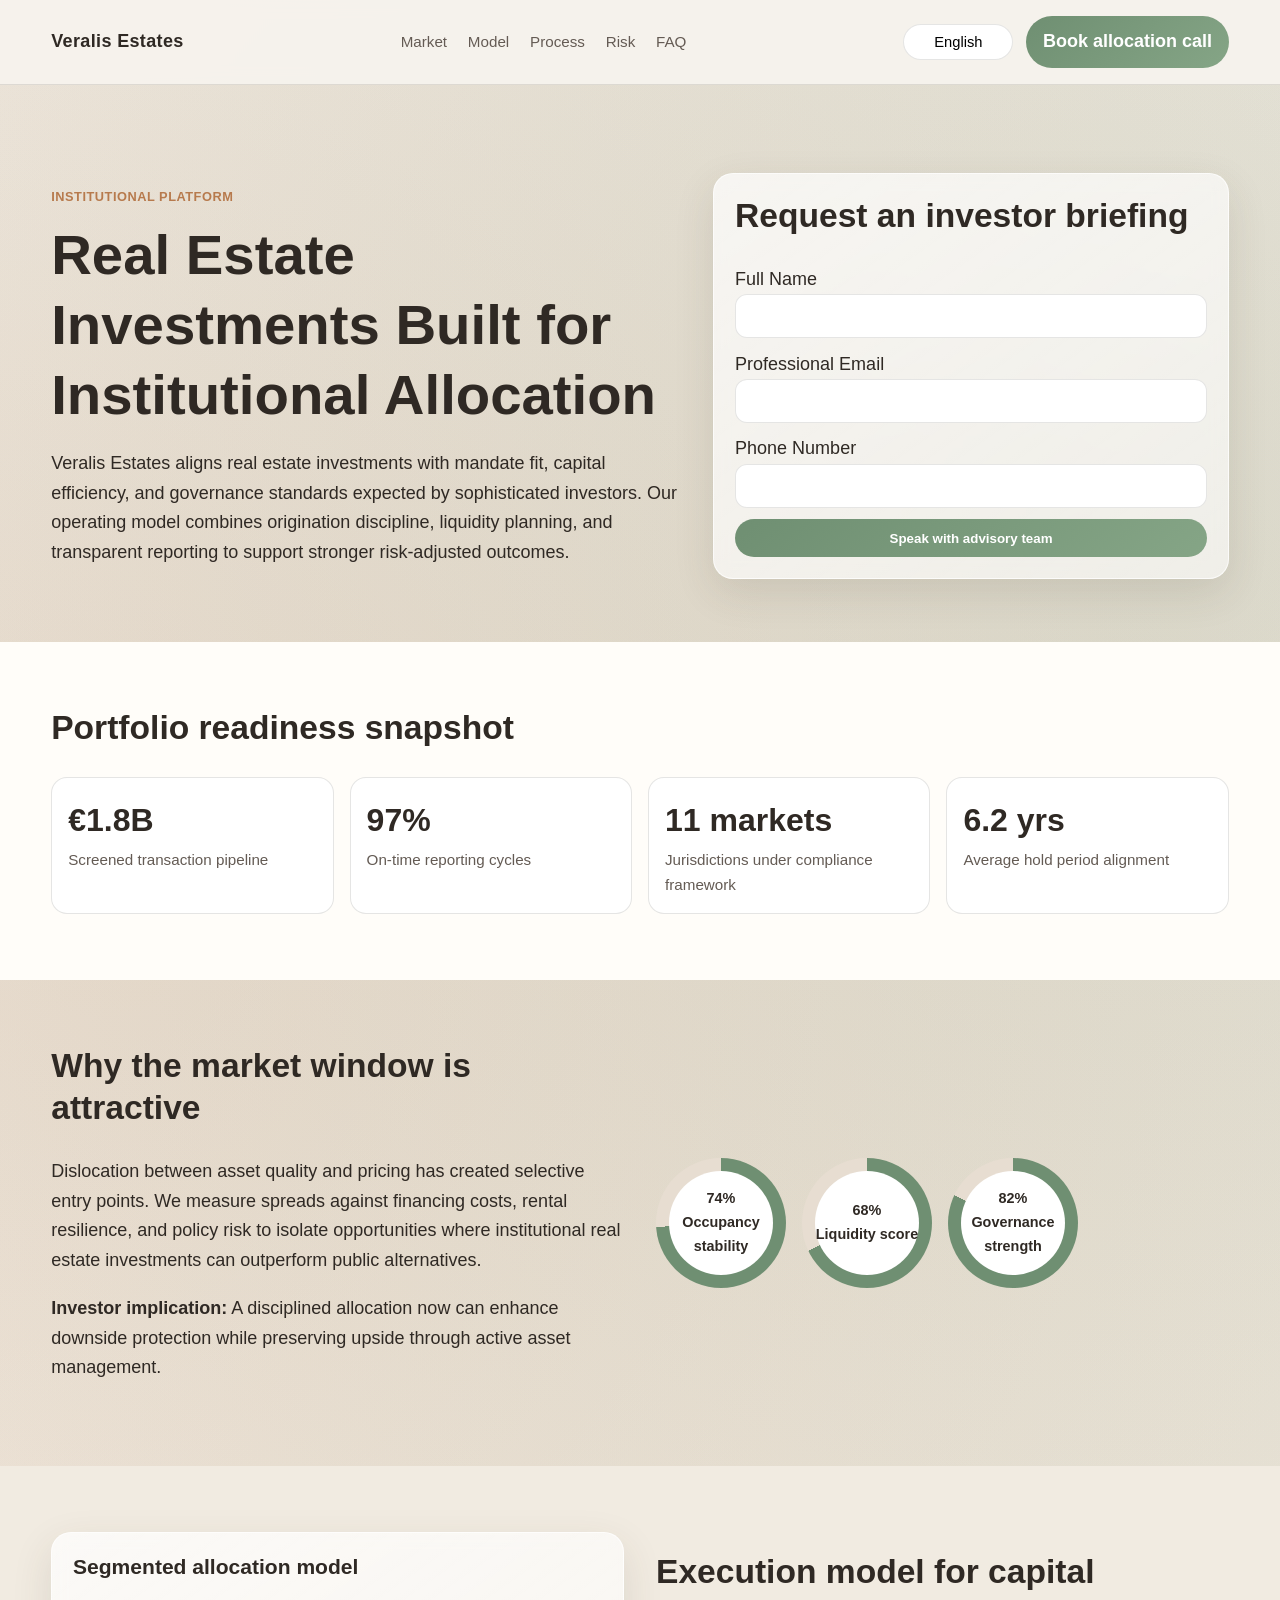
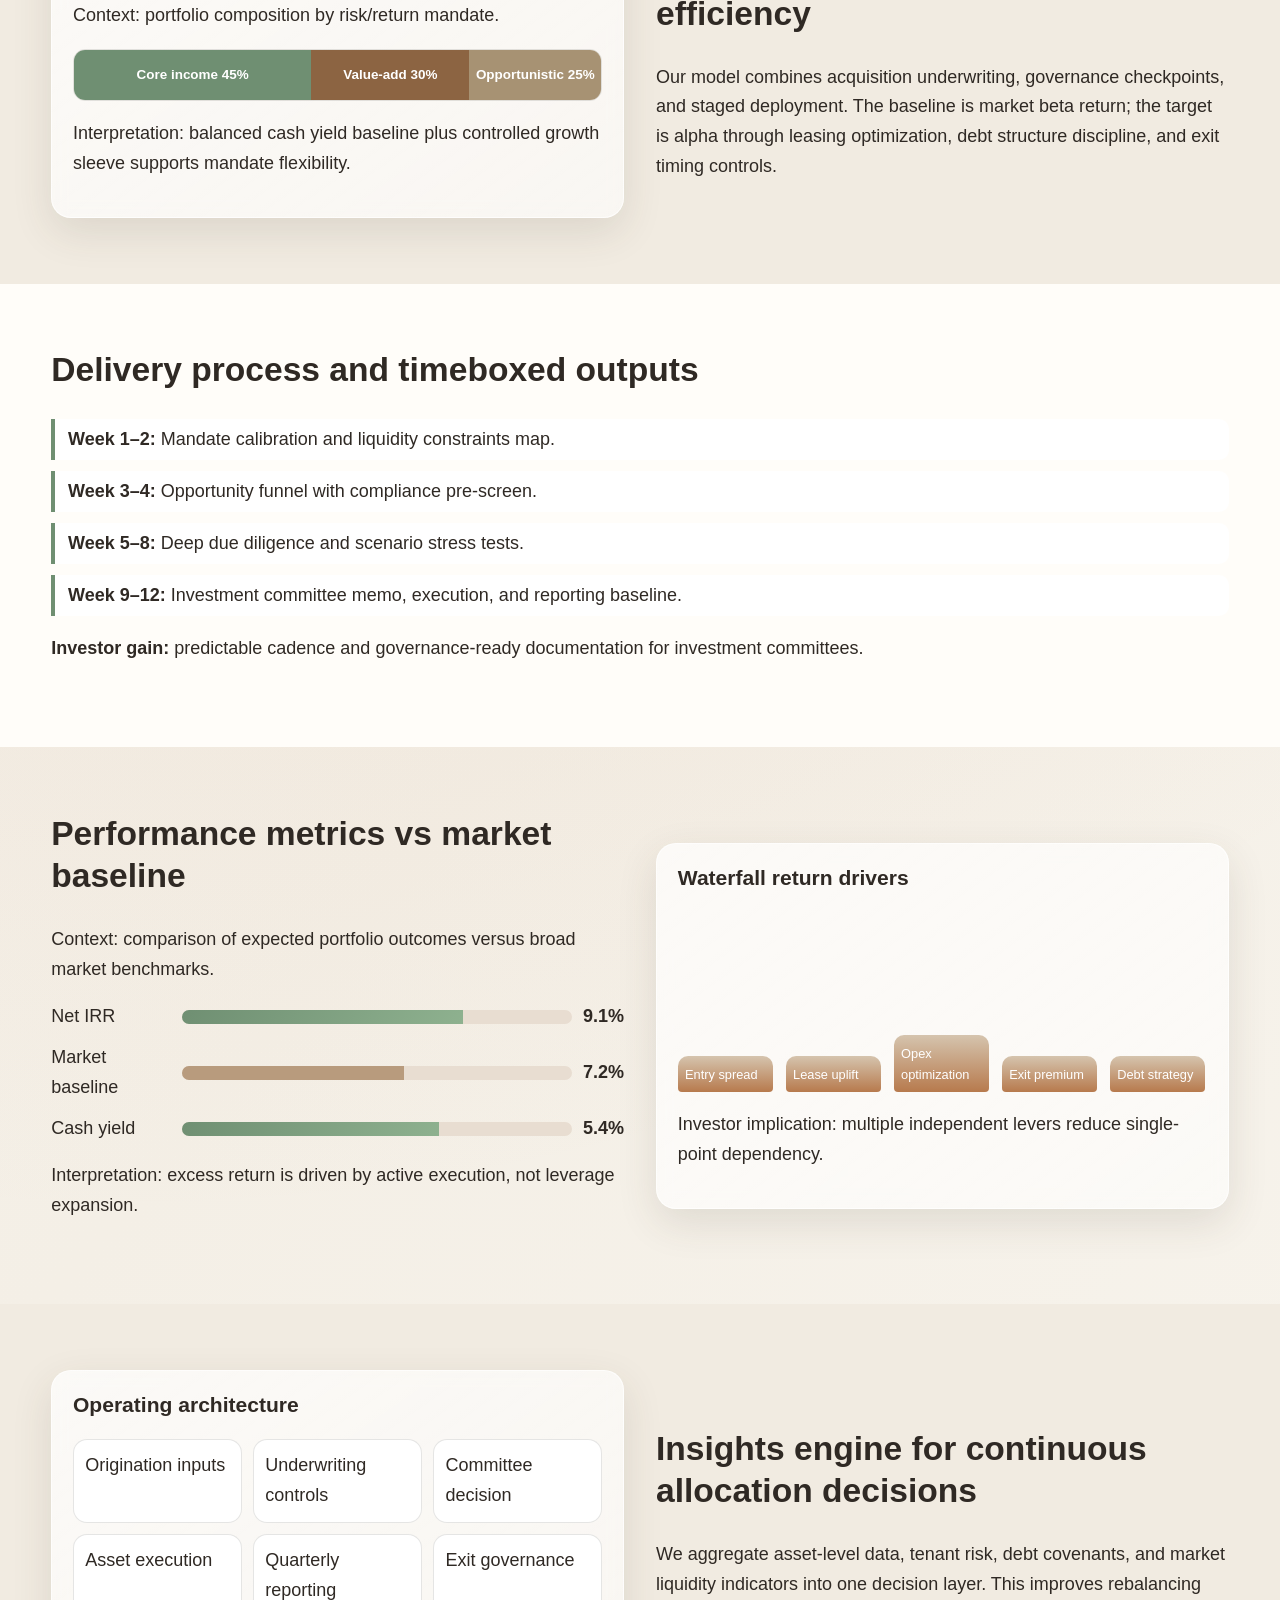
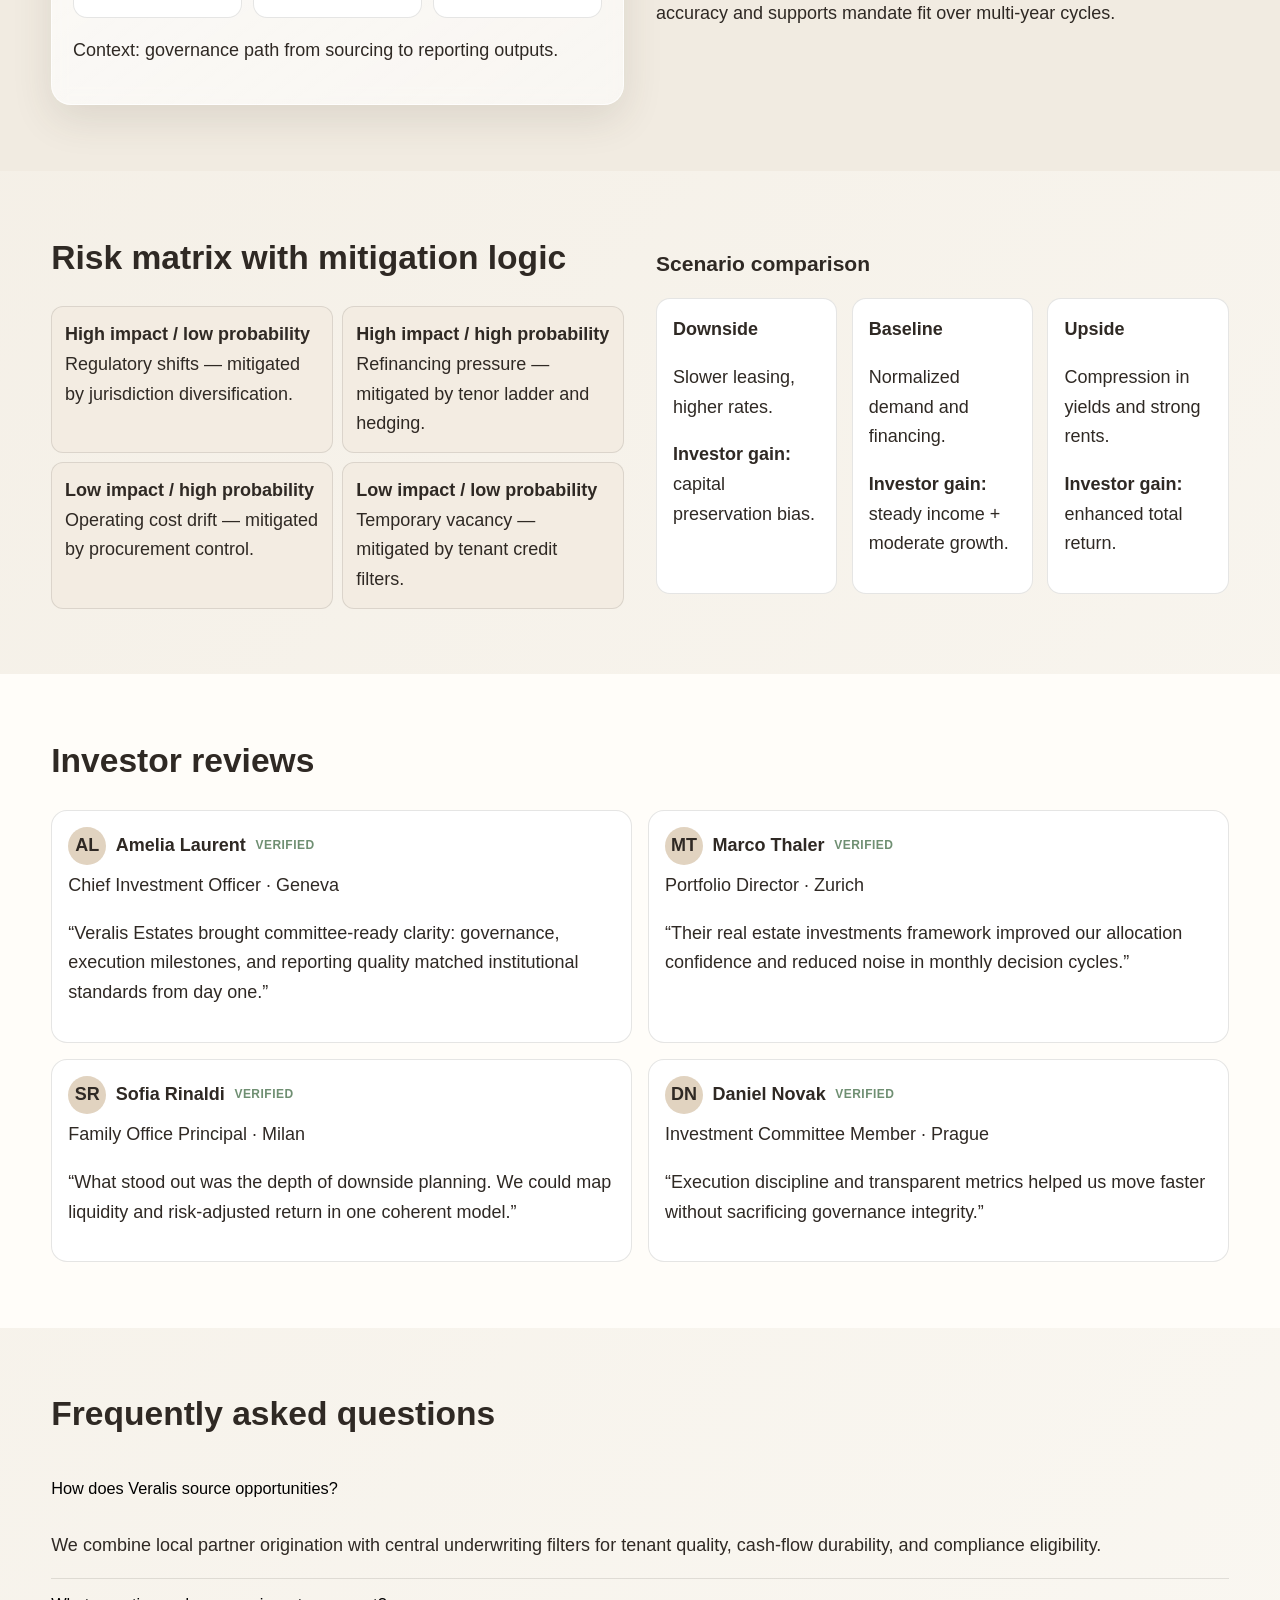
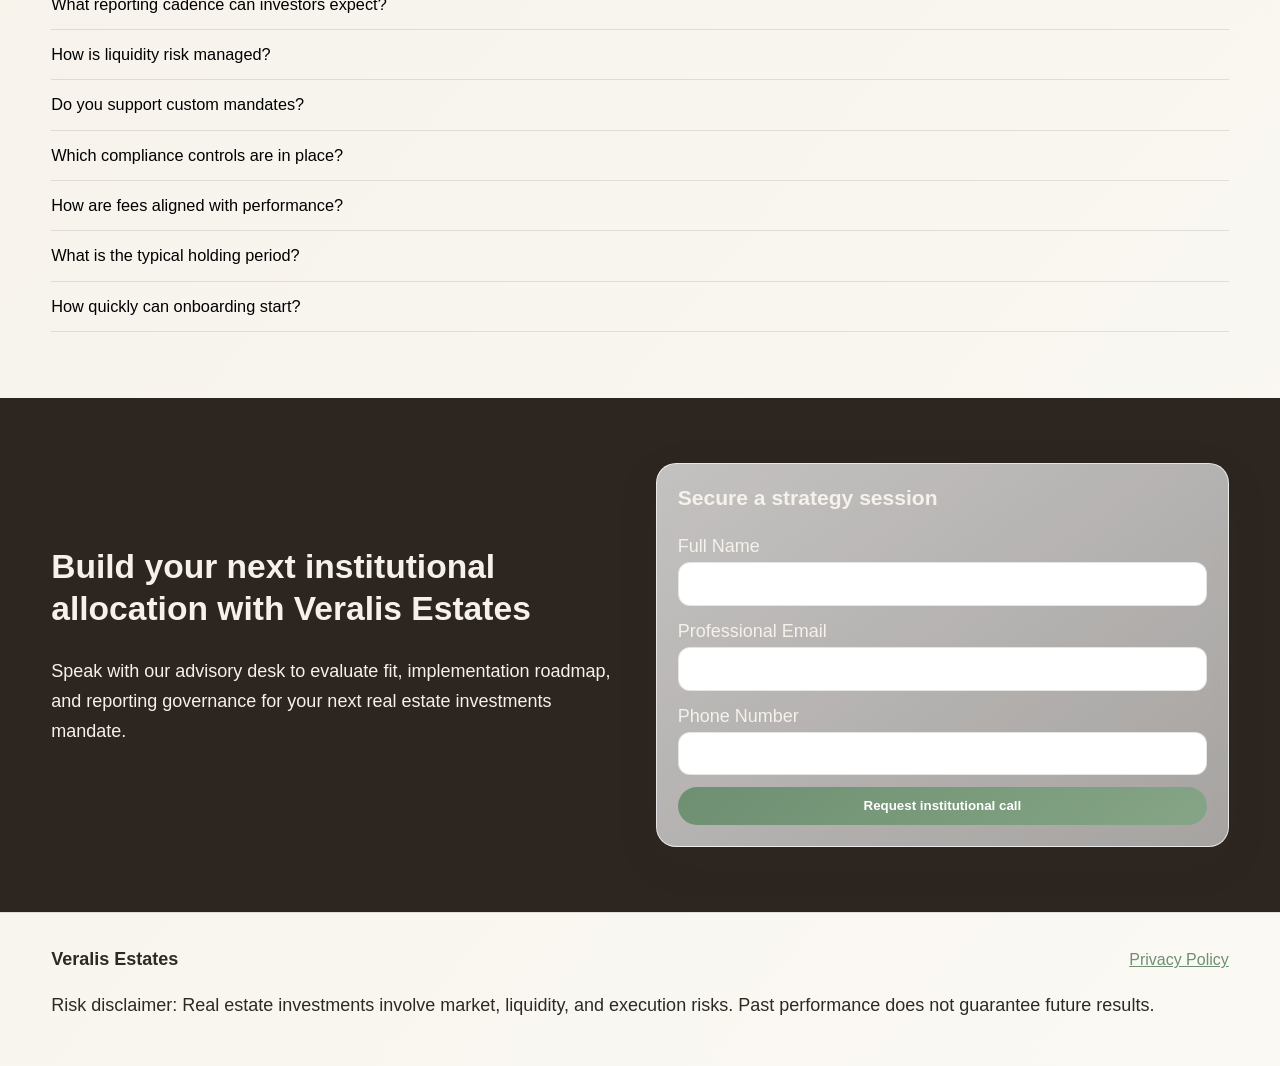
<file: index.html>
<!doctype html>
<html lang="en">
<head>
  <meta charset="UTF-8">
  <meta name="viewport" content="width=device-width, initial-scale=1.0">
  <title>Veralis Estates | Institutional Real Estate Investments</title>
  <meta name="description" content="Veralis Estates delivers institutional-grade real estate investment opportunities with governance, transparent reporting, and risk-adjusted allocation strategy.">
  <link rel="canonical" href="https://veralisestates.com/index.html">
  <link rel="alternate" hreflang="en" href="https://veralisestates.com/index.html">
  <link rel="alternate" hreflang="de" href="https://veralisestates.com/de/index.html">
  <link rel="alternate" hreflang="fr" href="https://veralisestates.com/fr/index.html">
  <link rel="alternate" hreflang="es" href="https://veralisestates.com/es/index.html">
  <link rel="alternate" hreflang="it" href="https://veralisestates.com/it/index.html">
  <link rel="alternate" hreflang="x-default" href="https://veralisestates.com/index.html">
  <meta property="og:title" content="Veralis Estates | Institutional Real Estate Investments">
  <meta property="og:description" content="Institutional-grade real estate platform designed for lead investors seeking governance, liquidity planning, and robust execution.">
  <meta property="og:type" content="website">
  <meta property="og:url" content="https://veralisestates.com/index.html">
  <meta property="og:image" content="https://veralisestates.com/assets/img/og-veralis.jpg">
  <meta name="twitter:card" content="summary_large_image">
  <meta name="twitter:title" content="Veralis Estates | Institutional Real Estate Investments">
  <meta name="twitter:description" content="A premium investor-facing site for strategic property allocation and risk-adjusted returns.">
  <link rel="stylesheet" href="assets/style.css">
  <script defer src="assets/app.js"></script>
</head>
<body>
<a class="skip-link" href="#main">Skip to content</a>
<header class="site-header">
  <div class="container header-inner">
    <a class="brand" href="index.html">Veralis Estates</a>
    <nav class="main-nav" aria-label="Primary navigation">
      <ul>
        <li><a href="#market">Market</a></li><li><a href="#model">Model</a></li><li><a href="#process">Process</a></li><li><a href="#risk">Risk</a></li><li><a href="#faq">FAQ</a></li>
      </ul>
    </nav>
    <div class="header-right">
      <div class="lang-dropdown"><button class="lang-pill" aria-label="Select language">English</button><div class="lang-menu">
        <a href="index.html"><span class="flag-svg"><svg viewBox="0 0 60 30"><clipPath id="uk"><path d="M0,0 v30 h60 v-30 z"/></clipPath><path d="M0,0 v30 h60 v-30 z" fill="#012169"/><path d="M0,0 60,30 M60,0 0,30" stroke="#fff" stroke-width="6"/><path d="M0,0 60,30 M60,0 0,30" clip-path="url(#uk)" stroke="#C8102E" stroke-width="4"/><path d="M30,0 v30 M0,15 h60" stroke="#fff" stroke-width="10"/><path d="M30,0 v30 M0,15 h60" stroke="#C8102E" stroke-width="6"/></svg></span>English</a>
        <a href="de/index.html"><span class="flag-svg"><svg viewBox="0 0 3 2"><rect width="3" height="2" fill="#ffce00"/><rect width="3" height="1.33" y="0" fill="#dd0000"/><rect width="3" height="0.66" y="0"/></svg></span>Deutsch</a>
        <a href="fr/index.html"><span class="flag-svg"><svg viewBox="0 0 3 2"><rect width="3" height="2" fill="#fff"/><rect width="1" height="2" fill="#0055A4"/><rect x="2" width="1" height="2" fill="#EF4135"/></svg></span>Français</a>
        <a href="es/index.html"><span class="flag-svg"><svg viewBox="0 0 3 2"><rect width="3" height="2" fill="#AA151B"/><rect y="0.5" width="3" height="1" fill="#F1BF00"/></svg></span>Español</a>
        <a href="it/index.html"><span class="flag-svg"><svg viewBox="0 0 3 2"><rect width="3" height="2" fill="#fff"/><rect width="1" height="2" fill="#009246"/><rect x="2" width="1" height="2" fill="#CE2B37"/></svg></span>Italiano</a>
      </div></div>
      <a href="#lead-end" class="cta-btn">Book allocation call</a>
      <button class="burger" aria-label="Open menu">☰</button>
    </div>
  </div>
</header>
<div class="drawer-backdrop"></div>
<aside class="mobile-drawer" aria-label="Mobile menu">
  <button class="drawer-close cta-btn" aria-label="Close menu">✕</button>
  <a href="#market">Market</a><a href="#model">Model</a><a href="#process">Process</a><a href="#risk">Risk</a><a href="#faq">FAQ</a>
  <div class="lang-dropdown"><button class="lang-pill" aria-label="Select language">English</button><div class="lang-menu">
    <a href="index.html"><span class="flag-svg"><svg viewBox="0 0 60 30"><clipPath id="ukm"><path d="M0,0 v30 h60 v-30 z"/></clipPath><path d="M0,0 v30 h60 v-30 z" fill="#012169"/><path d="M0,0 60,30 M60,0 0,30" stroke="#fff" stroke-width="6"/><path d="M0,0 60,30 M60,0 0,30" clip-path="url(#ukm)" stroke="#C8102E" stroke-width="4"/><path d="M30,0 v30 M0,15 h60" stroke="#fff" stroke-width="10"/><path d="M30,0 v30 M0,15 h60" stroke="#C8102E" stroke-width="6"/></svg></span>English</a>
    <a href="de/index.html"><span class="flag-svg"><svg viewBox="0 0 3 2"><rect width="3" height="2" fill="#ffce00"/><rect width="3" height="1.33" y="0" fill="#dd0000"/><rect width="3" height="0.66" y="0"/></svg></span>Deutsch</a>
    <a href="fr/index.html"><span class="flag-svg"><svg viewBox="0 0 3 2"><rect width="3" height="2" fill="#fff"/><rect width="1" height="2" fill="#0055A4"/><rect x="2" width="1" height="2" fill="#EF4135"/></svg></span>Français</a>
    <a href="es/index.html"><span class="flag-svg"><svg viewBox="0 0 3 2"><rect width="3" height="2" fill="#AA151B"/><rect y="0.5" width="3" height="1" fill="#F1BF00"/></svg></span>Español</a>
    <a href="it/index.html"><span class="flag-svg"><svg viewBox="0 0 3 2"><rect width="3" height="2" fill="#fff"/><rect width="1" height="2" fill="#009246"/><rect x="2" width="1" height="2" fill="#CE2B37"/></svg></span>Italiano</a>
  </div></div>
  <a href="#lead-end" class="cta-btn">Book allocation call</a>
</aside>
<main id="main">
<section class="hero reveal"><div class="container hero-grid"><div>
  <p class="eyebrow">Institutional Platform</p><h1>Real Estate Investments Built for Institutional Allocation</h1>
  <p>Veralis Estates aligns real estate investments with mandate fit, capital efficiency, and governance standards expected by sophisticated investors. Our operating model combines origination discipline, liquidity planning, and transparent reporting to support stronger risk-adjusted outcomes.</p>
</div><div class="glass-panel"><h2>Request an investor briefing</h2><form class="lead-form"><label>Full Name<input type="text" required></label><label>Professional Email<input type="email" required></label><label>Phone Number<input type="tel" required></label><button class="cta-btn" type="submit">Speak with advisory team</button></form></div></div></section>
<section class="section kpi-strip alt reveal"><div class="container"><h2>Portfolio readiness snapshot</h2><div class="kpi-grid"><article class="kpi-card"><div class="metric-lg">€1.8B</div><div class="metric-sm">Screened transaction pipeline</div></article><article class="kpi-card"><div class="metric-lg">97%</div><div class="metric-sm">On-time reporting cycles</div></article><article class="kpi-card"><div class="metric-lg">11 markets</div><div class="metric-sm">Jurisdictions under compliance framework</div></article><article class="kpi-card"><div class="metric-lg">6.2 yrs</div><div class="metric-sm">Average hold period alignment</div></article></div></div></section>
<section id="market" class="section reveal"><div class="container two-col"><div><h2>Why the market window is attractive</h2><p>Dislocation between asset quality and pricing has created selective entry points. We measure spreads against financing costs, rental resilience, and policy risk to isolate opportunities where institutional real estate investments can outperform public alternatives.</p><p><strong>Investor implication:</strong> A disciplined allocation now can enhance downside protection while preserving upside through active asset management.</p></div><div class="rings"><div class="ring" style="--p:74"><span>74%<br>Occupancy stability</span></div><div class="ring" style="--p:68"><span>68%<br>Liquidity score</span></div><div class="ring" style="--p:82"><span>82%<br>Governance strength</span></div></div></div></section>
<section id="model" class="section soft reveal"><div class="container two-col"><div class="glass-panel"><h3>Segmented allocation model</h3><p>Context: portfolio composition by risk/return mandate.</p><div class="alloc-bar"><div style="width:45%;background:#6f8f72">Core income 45%</div><div style="width:30%;background:#8c6442">Value-add 30%</div><div style="width:25%;background:#a79273">Opportunistic 25%</div></div><p>Interpretation: balanced cash yield baseline plus controlled growth sleeve supports mandate flexibility.</p></div><div><h2>Execution model for capital efficiency</h2><p>Our model combines acquisition underwriting, governance checkpoints, and staged deployment. The baseline is market beta return; the target is alpha through leasing optimization, debt structure discipline, and exit timing controls.</p></div></div></section>
<section id="process" class="section alt reveal"><div class="container"><h2>Delivery process and timeboxed outputs</h2><div class="timeline"><div class="t-item"><strong>Week 1–2:</strong> Mandate calibration and liquidity constraints map.</div><div class="t-item"><strong>Week 3–4:</strong> Opportunity funnel with compliance pre-screen.</div><div class="t-item"><strong>Week 5–8:</strong> Deep due diligence and scenario stress tests.</div><div class="t-item"><strong>Week 9–12:</strong> Investment committee memo, execution, and reporting baseline.</div></div><p><strong>Investor gain:</strong> predictable cadence and governance-ready documentation for investment committees.</p></div></section>
<section class="section reveal"><div class="container two-col"><div><h2>Performance metrics vs market baseline</h2><p>Context: comparison of expected portfolio outcomes versus broad market benchmarks.</p><div class="comp-chart"><div class="comp-row"><span>Net IRR</span><div class="bar"><i style="width:72%"></i></div><strong>9.1%</strong></div><div class="comp-row"><span>Market baseline</span><div class="bar"><i style="width:57%;background:#b89b7d"></i></div><strong>7.2%</strong></div><div class="comp-row"><span>Cash yield</span><div class="bar"><i style="width:66%"></i></div><strong>5.4%</strong></div></div><p>Interpretation: excess return is driven by active execution, not leverage expansion.</p></div><div class="glass-panel"><h3>Waterfall return drivers</h3><div class="waterfall"><div class="step" style="height:55%">Entry spread</div><div class="step" style="height:70%">Lease uplift</div><div class="step" style="height:62%">Opex optimization</div><div class="step" style="height:78%">Exit premium</div><div class="step" style="height:66%">Debt strategy</div></div><p>Investor implication: multiple independent levers reduce single-point dependency.</p></div></div></section>
<section class="section soft reveal"><div class="container two-col"><div class="glass-panel"><h3>Operating architecture</h3><div class="flow"><div class="node">Origination inputs</div><div class="node">Underwriting controls</div><div class="node">Committee decision</div><div class="node">Asset execution</div><div class="node">Quarterly reporting</div><div class="node">Exit governance</div></div><p>Context: governance path from sourcing to reporting outputs.</p></div><div><h2>Insights engine for continuous allocation decisions</h2><p>We aggregate asset-level data, tenant risk, debt covenants, and market liquidity indicators into one decision layer. This improves rebalancing accuracy and supports mandate fit over multi-year cycles.</p></div></div></section>
<section id="risk" class="section reveal"><div class="container two-col"><div><h2>Risk matrix with mitigation logic</h2><div class="matrix"><div class="cell"><strong>High impact / low probability</strong><br>Regulatory shifts — mitigated by jurisdiction diversification.</div><div class="cell"><strong>High impact / high probability</strong><br>Refinancing pressure — mitigated by tenor ladder and hedging.</div><div class="cell"><strong>Low impact / high probability</strong><br>Operating cost drift — mitigated by procurement control.</div><div class="cell"><strong>Low impact / low probability</strong><br>Temporary vacancy — mitigated by tenant credit filters.</div></div></div><div><h3>Scenario comparison</h3><div class="scenario"><div class="col"><strong>Downside</strong><p>Slower leasing, higher rates.</p><p><strong>Investor gain:</strong> capital preservation bias.</p></div><div class="col"><strong>Baseline</strong><p>Normalized demand and financing.</p><p><strong>Investor gain:</strong> steady income + moderate growth.</p></div><div class="col"><strong>Upside</strong><p>Compression in yields and strong rents.</p><p><strong>Investor gain:</strong> enhanced total return.</p></div></div></div></div></section>
<section class="section alt reveal"><div class="container"><h2>Investor reviews</h2><div class="reviews-grid"><article class="review-card"><div class="review-head"><div class="avatar">AL</div><strong>Amelia Laurent</strong><span class="verified">VERIFIED</span></div><div>Chief Investment Officer · Geneva</div><p>“Veralis Estates brought committee-ready clarity: governance, execution milestones, and reporting quality matched institutional standards from day one.”</p></article><article class="review-card"><div class="review-head"><div class="avatar">MT</div><strong>Marco Thaler</strong><span class="verified">VERIFIED</span></div><div>Portfolio Director · Zurich</div><p>“Their real estate investments framework improved our allocation confidence and reduced noise in monthly decision cycles.”</p></article><article class="review-card"><div class="review-head"><div class="avatar">SR</div><strong>Sofia Rinaldi</strong><span class="verified">VERIFIED</span></div><div>Family Office Principal · Milan</div><p>“What stood out was the depth of downside planning. We could map liquidity and risk-adjusted return in one coherent model.”</p></article><article class="review-card"><div class="review-head"><div class="avatar">DN</div><strong>Daniel Novak</strong><span class="verified">VERIFIED</span></div><div>Investment Committee Member · Prague</div><p>“Execution discipline and transparent metrics helped us move faster without sacrificing governance integrity.”</p></article></div></div></section>
<section id="faq" class="section reveal"><div class="container"><h2>Frequently asked questions</h2>
<div class="faq-item active"><button class="faq-question">How does Veralis source opportunities?</button><div class="faq-answer-wrap"><p class="faq-answer">We combine local partner origination with central underwriting filters for tenant quality, cash-flow durability, and compliance eligibility.</p></div></div>
<div class="faq-item"><button class="faq-question">What reporting cadence can investors expect?</button><div class="faq-answer-wrap"><p class="faq-answer">Monthly dashboards and quarterly committee-grade reports with covenant tracking, leasing KPIs, and scenario updates.</p></div></div>
<div class="faq-item"><button class="faq-question">How is liquidity risk managed?</button><div class="faq-answer-wrap"><p class="faq-answer">Through laddered debt maturities, reserve buffers, and planned disposal windows tied to market depth indicators.</p></div></div>
<div class="faq-item"><button class="faq-question">Do you support custom mandates?</button><div class="faq-answer-wrap"><p class="faq-answer">Yes. We map constraints, geographies, target duration, and governance standards before selecting assets.</p></div></div>
<div class="faq-item"><button class="faq-question">Which compliance controls are in place?</button><div class="faq-answer-wrap"><p class="faq-answer">AML/KYC checks, third-party legal reviews, and documented investment committee approvals are embedded in workflow.</p></div></div>
<div class="faq-item"><button class="faq-question">How are fees aligned with performance?</button><div class="faq-answer-wrap"><p class="faq-answer">Fee schedules include baseline service components and performance-linked structures to align long-term incentives.</p></div></div>
<div class="faq-item"><button class="faq-question">What is the typical holding period?</button><div class="faq-answer-wrap"><p class="faq-answer">Most strategies target 5–8 years, balancing rental compounding and exit optionality.</p></div></div>
<div class="faq-item"><button class="faq-question">How quickly can onboarding start?</button><div class="faq-answer-wrap"><p class="faq-answer">Initial onboarding usually starts within ten business days after mandate confirmation and document completion.</p></div></div>
</div></section>
<section id="lead-end" class="section dark reveal"><div class="container two-col"><div><h2>Build your next institutional allocation with Veralis Estates</h2><p>Speak with our advisory desk to evaluate fit, implementation roadmap, and reporting governance for your next real estate investments mandate.</p></div><div class="glass-panel"><h3>Secure a strategy session</h3><form class="lead-form"><label>Full Name<input type="text" required></label><label>Professional Email<input type="email" required></label><label>Phone Number<input type="tel" required></label><button class="cta-btn" type="submit">Request institutional call</button></form></div></div></section>
</main>
<footer class="footer"><div class="container foot-grid"><strong>Veralis Estates</strong><button class="link-btn" data-open-privacy>Privacy Policy</button><span>Risk disclaimer: Real estate investments involve market, liquidity, and execution risks. Past performance does not guarantee future results.</span></div></footer>
<div class="modal" role="dialog" aria-modal="true" aria-label="Privacy Policy"><div class="modal-dialog"><div class="modal-head"><h2>Privacy Policy</h2><button class="modal-close-x" data-close-privacy aria-label="Close policy">×</button></div><div class="modal-content"><h3>Introduction</h3><p>This policy explains how Veralis Estates processes personal data in investor interactions.</p><h3>Data collection</h3><p>We collect name, professional email, phone number, and communication metadata through forms and service interactions.</p><h3>Legal basis</h3><p>Processing is based on legitimate interest, contractual necessity, and legal obligations where applicable.</p><h3>Cookies</h3><p>Essential cookies support security and session continuity; analytics cookies are used in aggregated form where permitted.</p><h3>Retention</h3><p>Data is retained only as long as required for compliance, operational reporting, and dispute resolution.</p><h3>Third-party sharing</h3><p>Data may be shared with regulated service providers under contractual confidentiality controls.</p><h3>Security</h3><p>We apply encryption, access controls, and periodic audit reviews to reduce unauthorized access risk.</p><h3>User rights</h3><p>Users may request access, correction, deletion, or objection in line with applicable data protection laws.</p><h3>International transfers</h3><p>Cross-border processing uses approved safeguards and jurisdictional adequacy checks.</p><h3>Industry risk disclosure</h3><p>Investment communications may include forward-looking statements subject to market volatility and uncertainty.</p><h3>Contact</h3><p>For privacy requests contact: privacy@veralisestates.com.</p></div><div class="modal-foot"><button class="cta-btn" data-close-privacy>Close</button></div></div></div>
<script type="application/ld+json">{"@context":"https://schema.org","@type":"Organization","name":"Veralis Estates","url":"https://veralisestates.com","logo":"https://veralisestates.com/assets/img/logo.png"}</script>
<script type="application/ld+json">{"@context":"https://schema.org","@type":"WebSite","name":"Veralis Estates","url":"https://veralisestates.com/index.html"}</script>
<script type="application/ld+json">{"@context":"https://schema.org","@type":"FAQPage","mainEntity":[{"@type":"Question","name":"How does Veralis source opportunities?","acceptedAnswer":{"@type":"Answer","text":"We combine local partner origination with central underwriting filters."}},{"@type":"Question","name":"What reporting cadence can investors expect?","acceptedAnswer":{"@type":"Answer","text":"Monthly dashboards and quarterly committee-grade reports."}}]}</script>
<script type="application/ld+json">{"@context":"https://schema.org","@type":"Review","itemReviewed":{"@type":"Organization","name":"Veralis Estates"},"author":{"@type":"Person","name":"Amelia Laurent"},"reviewBody":"Committee-ready clarity and strong governance discipline.","reviewRating":{"@type":"Rating","ratingValue":"5","bestRating":"5"}}</script>
</body></html>
</file>
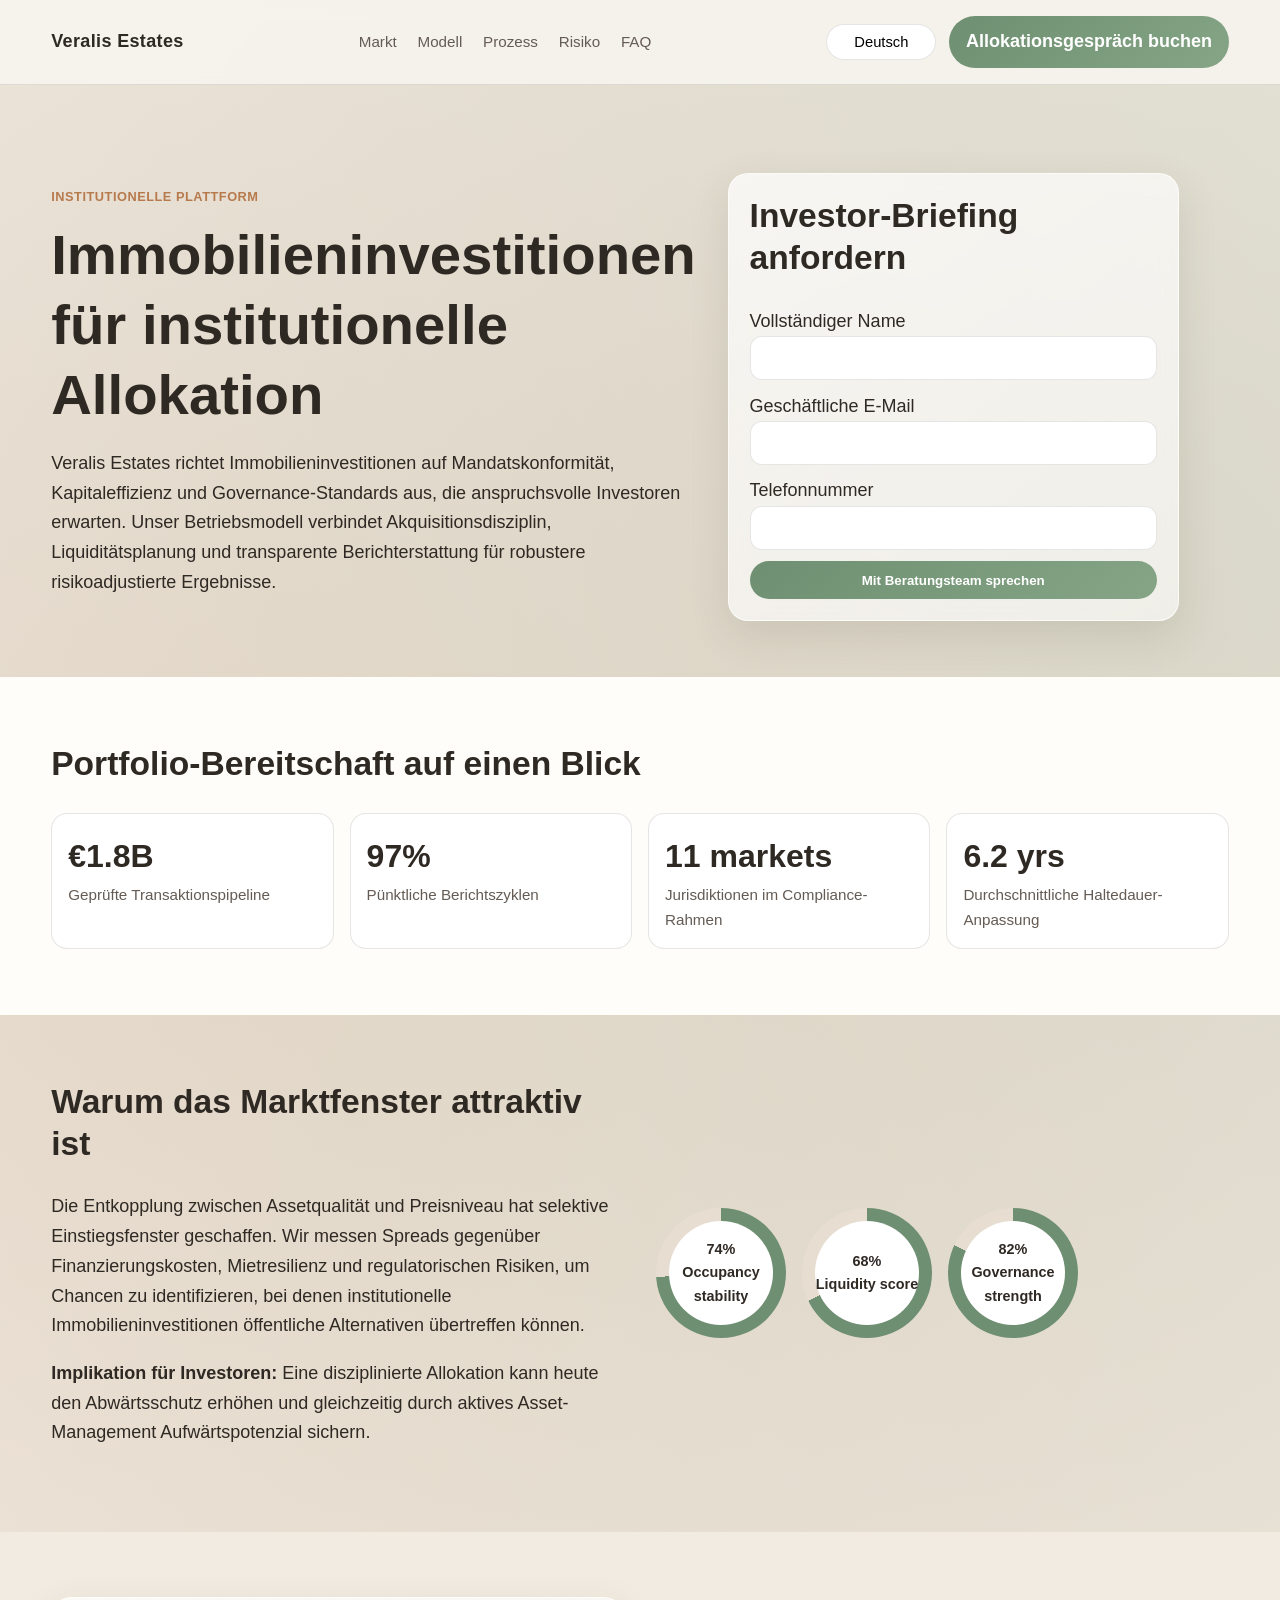
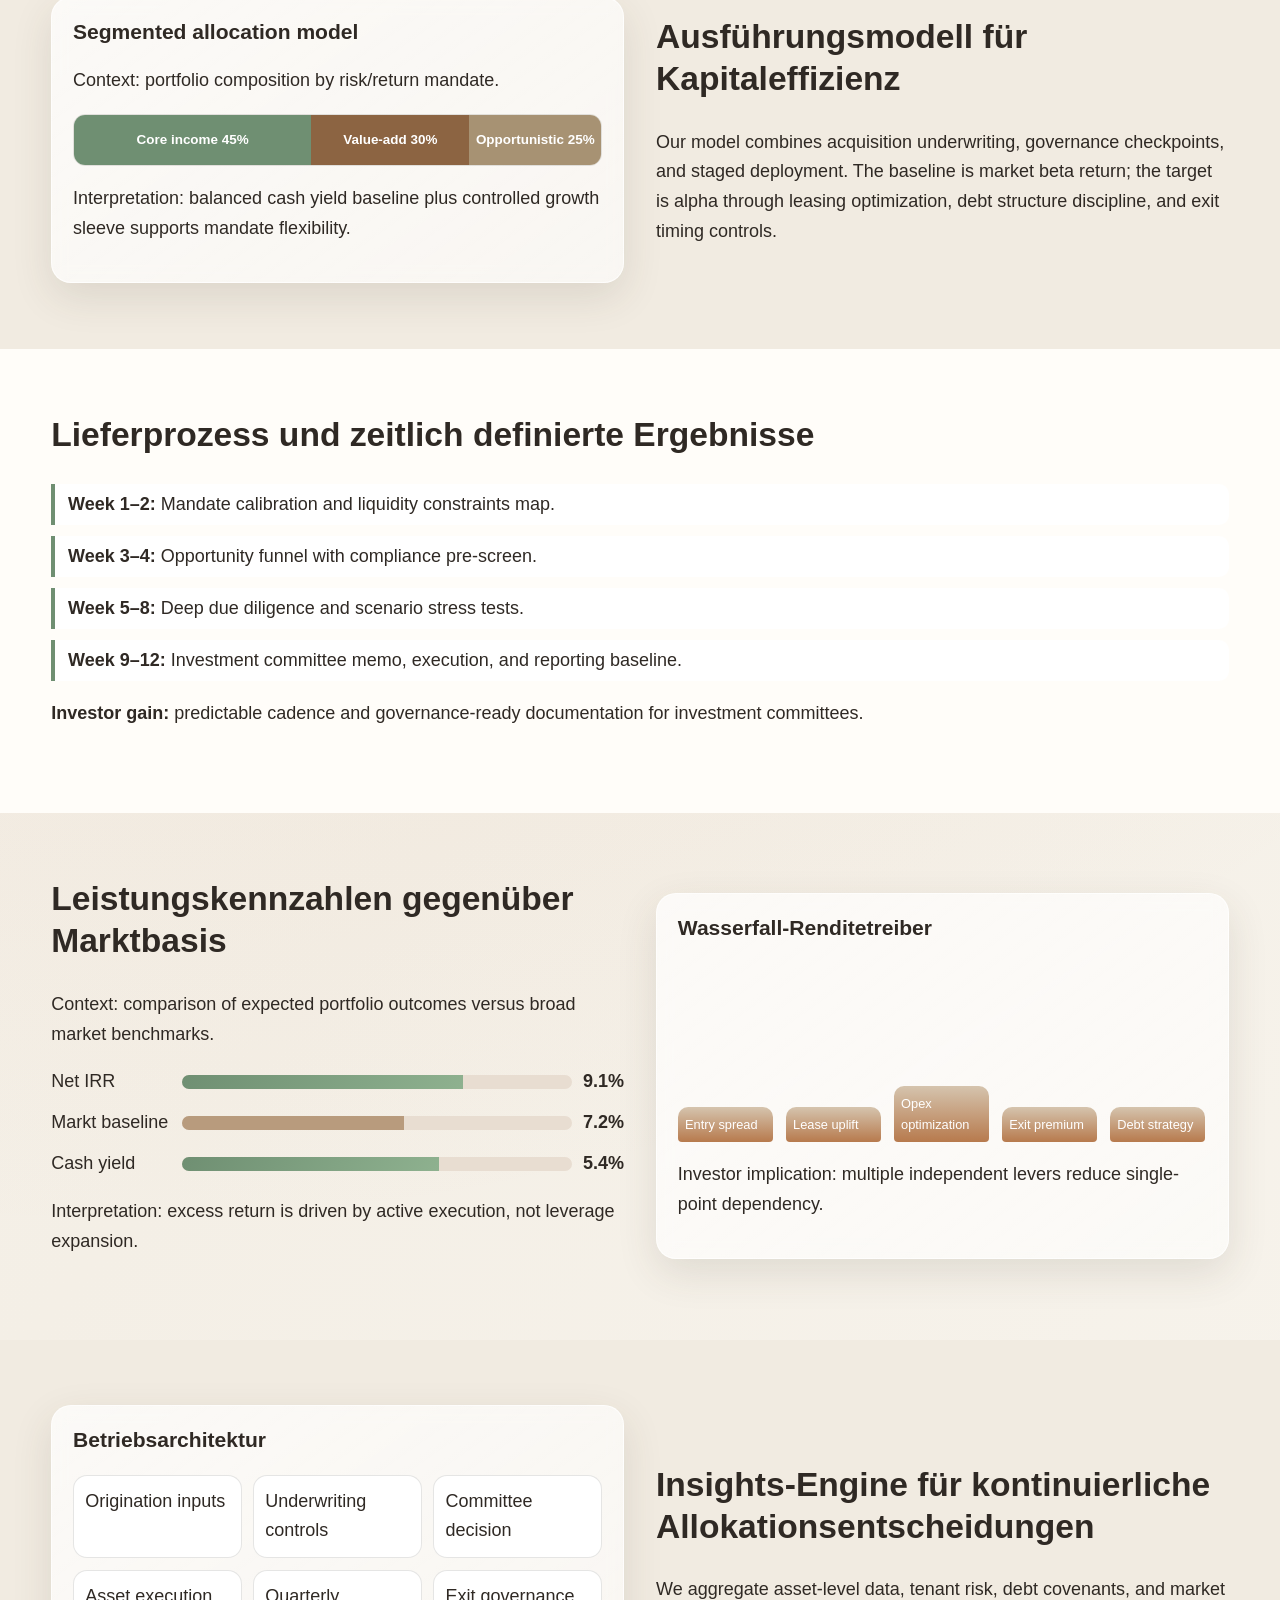
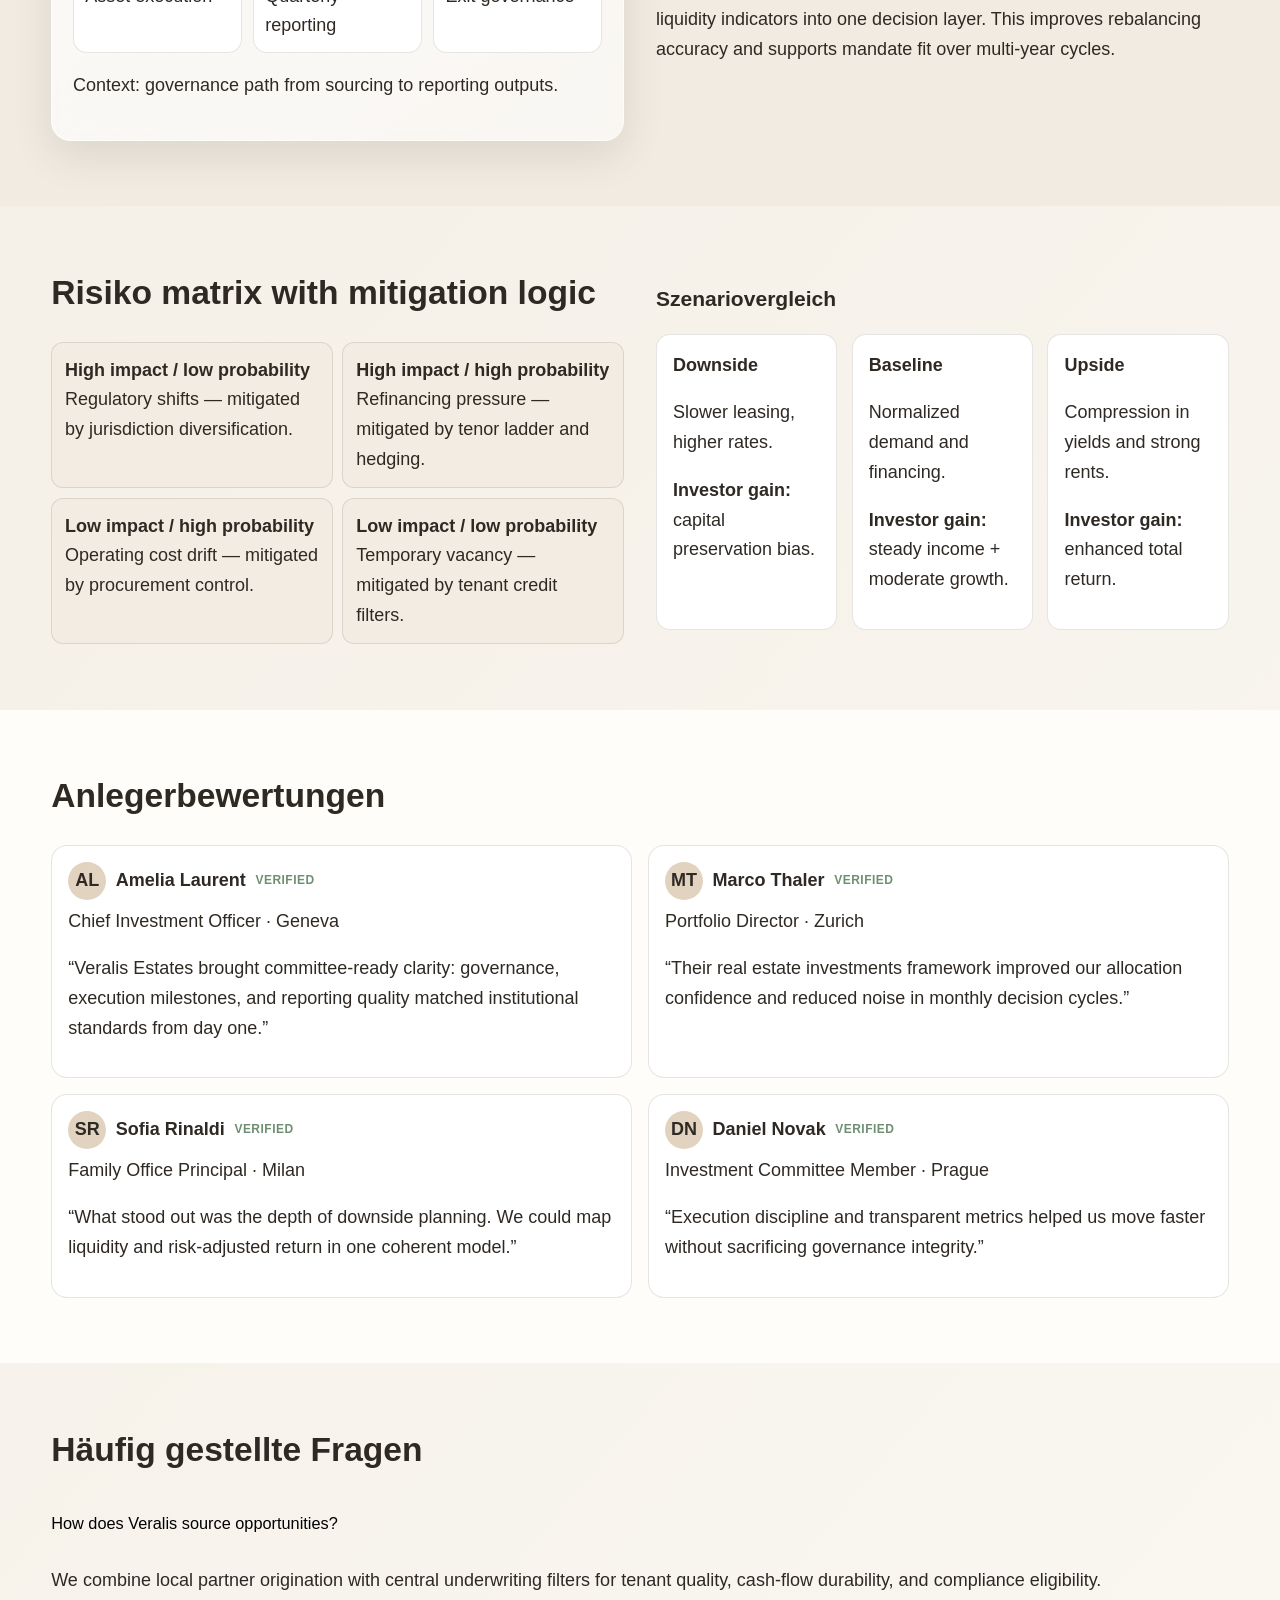
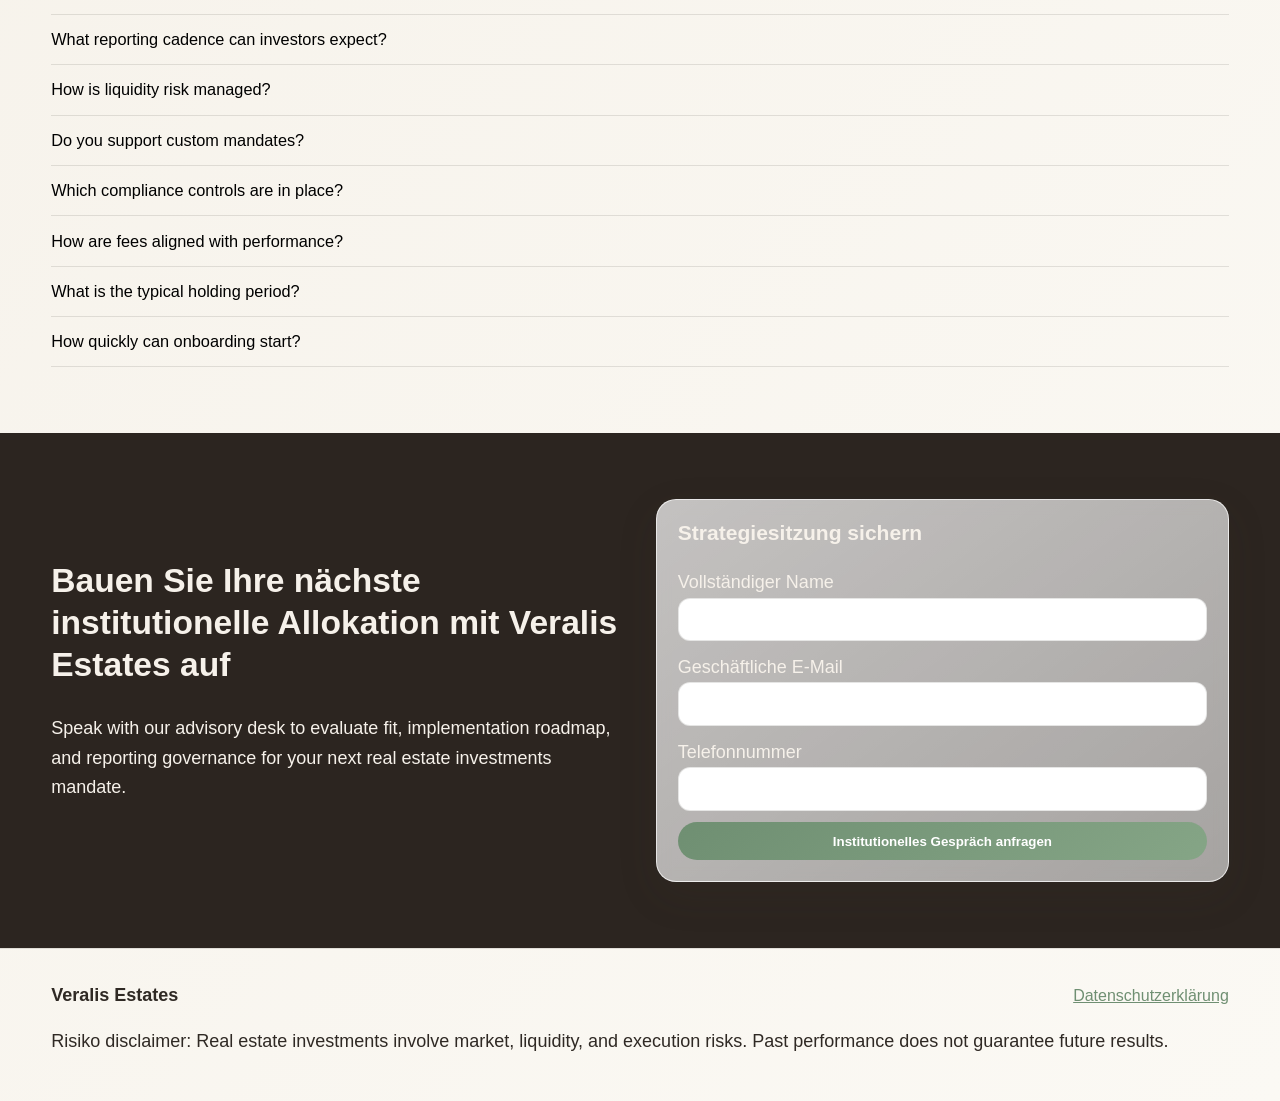
<file: de/index.html>
<!doctype html>
<html lang="de">
<head>
  <meta charset="UTF-8">
  <meta name="viewport" content="width=device-width, initial-scale=1.0">
  <title>Veralis Estates | Institutionelle Immobilieninvestitionen</title>
  <meta name="description" content="Veralis Estates bietet institutionelle Immobilieninvestitionen mit Governance, transparenter Berichterstattung und risikoadjustierter Allokationsstrategie.">
  <link rel="canonical" href="https://veralisestates.com/de/index.html">
  <link rel="alternate" hreflang="en" href="https://veralisestates.com/index.html">
  <link rel="alternate" hreflang="de" href="https://veralisestates.com/de/index.html">
  <link rel="alternate" hreflang="fr" href="https://veralisestates.com/fr/index.html">
  <link rel="alternate" hreflang="es" href="https://veralisestates.com/es/index.html">
  <link rel="alternate" hreflang="it" href="https://veralisestates.com/it/index.html">
  <link rel="alternate" hreflang="x-default" href="https://veralisestates.com/index.html">
  <meta property="og:title" content="Veralis Estates | Institutionelle Immobilieninvestitionen">
  <meta property="og:description" content="Institutional-grade real estate platform designed for lead investors seeking governance, liquidity planning, and robust execution.">
  <meta property="og:type" content="website">
  <meta property="og:url" content="https://veralisestates.com/de/index.html">
  <meta property="og:image" content="https://veralisestates.com/assets/img/og-veralis.jpg">
  <meta name="twitter:card" content="summary_large_image">
  <meta name="twitter:title" content="Veralis Estates | Institutionelle Immobilieninvestitionen">
  <meta name="twitter:description" content="A premium investor-facing site for strategic property allocation and risk-adjusted returns.">
  <link rel="stylesheet" href="../assets/style.css">
  <script defer src="../assets/app.js"></script>
</head>
<body>
<a class="skip-link" href="#main">Zum Inhalt springen</a>
<header class="site-header">
  <div class="container header-inner">
    <a class="brand" href="../index.html">Veralis Estates</a>
    <nav class="main-nav" aria-label="Hauptnavigation">
      <ul>
        <li><a href="#market">Markt</a></li><li><a href="#model">Modell</a></li><li><a href="#process">Prozess</a></li><li><a href="#risk">Risiko</a></li><li><a href="#faq">FAQ</a></li>
      </ul>
    </nav>
    <div class="header-right">
      <div class="lang-dropdown"><button class="lang-pill" aria-label="Select language">Deutsch</button><div class="lang-menu">
        <a href="../index.html"><span class="flag-svg"><svg viewBox="0 0 60 30"><clipPath id="uk"><path d="M0,0 v30 h60 v-30 z"/></clipPath><path d="M0,0 v30 h60 v-30 z" fill="#012169"/><path d="M0,0 60,30 M60,0 0,30" stroke="#fff" stroke-width="6"/><path d="M0,0 60,30 M60,0 0,30" clip-path="url(#uk)" stroke="#C8102E" stroke-width="4"/><path d="M30,0 v30 M0,15 h60" stroke="#fff" stroke-width="10"/><path d="M30,0 v30 M0,15 h60" stroke="#C8102E" stroke-width="6"/></svg></span>English</a>
        <a href="../de/index.html"><span class="flag-svg"><svg viewBox="0 0 3 2"><rect width="3" height="2" fill="#ffce00"/><rect width="3" height="1.33" y="0" fill="#dd0000"/><rect width="3" height="0.66" y="0"/></svg></span>Deutsch</a>
        <a href="../fr/index.html"><span class="flag-svg"><svg viewBox="0 0 3 2"><rect width="3" height="2" fill="#fff"/><rect width="1" height="2" fill="#0055A4"/><rect x="2" width="1" height="2" fill="#EF4135"/></svg></span>Français</a>
        <a href="../es/index.html"><span class="flag-svg"><svg viewBox="0 0 3 2"><rect width="3" height="2" fill="#AA151B"/><rect y="0.5" width="3" height="1" fill="#F1BF00"/></svg></span>Español</a>
        <a href="../it/index.html"><span class="flag-svg"><svg viewBox="0 0 3 2"><rect width="3" height="2" fill="#fff"/><rect width="1" height="2" fill="#009246"/><rect x="2" width="1" height="2" fill="#CE2B37"/></svg></span>Italiano</a>
      </div></div>
      <a href="#lead-end" class="cta-btn">Allokationsgespräch buchen</a>
      <button class="burger" aria-label="Menü öffnen">☰</button>
    </div>
  </div>
</header>
<div class="drawer-backdrop"></div>
<aside class="mobile-drawer" aria-label="Mobile menu">
  <button class="drawer-close cta-btn" aria-label="Menü schließen">✕</button>
  <a href="#market">Markt</a><a href="#model">Modell</a><a href="#process">Prozess</a><a href="#risk">Risiko</a><a href="#faq">FAQ</a>
  <div class="lang-dropdown"><button class="lang-pill" aria-label="Select language">Deutsch</button><div class="lang-menu">
    <a href="../index.html"><span class="flag-svg"><svg viewBox="0 0 60 30"><clipPath id="ukm"><path d="M0,0 v30 h60 v-30 z"/></clipPath><path d="M0,0 v30 h60 v-30 z" fill="#012169"/><path d="M0,0 60,30 M60,0 0,30" stroke="#fff" stroke-width="6"/><path d="M0,0 60,30 M60,0 0,30" clip-path="url(#ukm)" stroke="#C8102E" stroke-width="4"/><path d="M30,0 v30 M0,15 h60" stroke="#fff" stroke-width="10"/><path d="M30,0 v30 M0,15 h60" stroke="#C8102E" stroke-width="6"/></svg></span>English</a>
    <a href="../de/index.html"><span class="flag-svg"><svg viewBox="0 0 3 2"><rect width="3" height="2" fill="#ffce00"/><rect width="3" height="1.33" y="0" fill="#dd0000"/><rect width="3" height="0.66" y="0"/></svg></span>Deutsch</a>
    <a href="../fr/index.html"><span class="flag-svg"><svg viewBox="0 0 3 2"><rect width="3" height="2" fill="#fff"/><rect width="1" height="2" fill="#0055A4"/><rect x="2" width="1" height="2" fill="#EF4135"/></svg></span>Français</a>
    <a href="../es/index.html"><span class="flag-svg"><svg viewBox="0 0 3 2"><rect width="3" height="2" fill="#AA151B"/><rect y="0.5" width="3" height="1" fill="#F1BF00"/></svg></span>Español</a>
    <a href="../it/index.html"><span class="flag-svg"><svg viewBox="0 0 3 2"><rect width="3" height="2" fill="#fff"/><rect width="1" height="2" fill="#009246"/><rect x="2" width="1" height="2" fill="#CE2B37"/></svg></span>Italiano</a>
  </div></div>
  <a href="#lead-end" class="cta-btn">Allokationsgespräch buchen</a>
</aside>
<main id="main">
<section class="hero reveal"><div class="container hero-grid"><div>
  <p class="eyebrow">Institutionelle Plattform</p><h1>Immobilieninvestitionen für institutionelle Allokation</h1>
  <p>Veralis Estates richtet Immobilieninvestitionen auf Mandatskonformität, Kapitaleffizienz und Governance-Standards aus, die anspruchsvolle Investoren erwarten. Unser Betriebsmodell verbindet Akquisitionsdisziplin, Liquiditätsplanung und transparente Berichterstattung für robustere risikoadjustierte Ergebnisse.</p>
</div><div class="glass-panel"><h2>Investor-Briefing anfordern</h2><form class="lead-form"><label>Vollständiger Name<input type="text" required></label><label>Geschäftliche E-Mail<input type="email" required></label><label>Telefonnummer<input type="tel" required></label><button class="cta-btn" type="submit">Mit Beratungsteam sprechen</button></form></div></div></section>
<section class="section kpi-strip alt reveal"><div class="container"><h2>Portfolio-Bereitschaft auf einen Blick</h2><div class="kpi-grid"><article class="kpi-card"><div class="metric-lg">€1.8B</div><div class="metric-sm">Geprüfte Transaktionspipeline</div></article><article class="kpi-card"><div class="metric-lg">97%</div><div class="metric-sm">Pünktliche Berichtszyklen</div></article><article class="kpi-card"><div class="metric-lg">11 markets</div><div class="metric-sm">Jurisdiktionen im Compliance-Rahmen</div></article><article class="kpi-card"><div class="metric-lg">6.2 yrs</div><div class="metric-sm">Durchschnittliche Haltedauer-Anpassung</div></article></div></div></section>
<section id="market" class="section reveal"><div class="container two-col"><div><h2>Warum das Marktfenster attraktiv ist</h2><p>Die Entkopplung zwischen Assetqualität und Preisniveau hat selektive Einstiegsfenster geschaffen. Wir messen Spreads gegenüber Finanzierungskosten, Mietresilienz und regulatorischen Risiken, um Chancen zu identifizieren, bei denen institutionelle Immobilieninvestitionen öffentliche Alternativen übertreffen können.</p><p><strong>Implikation für Investoren:</strong> Eine disziplinierte Allokation kann heute den Abwärtsschutz erhöhen und gleichzeitig durch aktives Asset-Management Aufwärtspotenzial sichern.</p></div><div class="rings"><div class="ring" style="--p:74"><span>74%<br>Occupancy stability</span></div><div class="ring" style="--p:68"><span>68%<br>Liquidity score</span></div><div class="ring" style="--p:82"><span>82%<br>Governance strength</span></div></div></div></section>
<section id="model" class="section soft reveal"><div class="container two-col"><div class="glass-panel"><h3>Segmented allocation model</h3><p>Context: portfolio composition by risk/return mandate.</p><div class="alloc-bar"><div style="width:45%;background:#6f8f72">Core income 45%</div><div style="width:30%;background:#8c6442">Value-add 30%</div><div style="width:25%;background:#a79273">Opportunistic 25%</div></div><p>Interpretation: balanced cash yield baseline plus controlled growth sleeve supports mandate flexibility.</p></div><div><h2>Ausführungsmodell für Kapitaleffizienz</h2><p>Our model combines acquisition underwriting, governance checkpoints, and staged deployment. The baseline is market beta return; the target is alpha through leasing optimization, debt structure discipline, and exit timing controls.</p></div></div></section>
<section id="process" class="section alt reveal"><div class="container"><h2>Lieferprozess und zeitlich definierte Ergebnisse</h2><div class="timeline"><div class="t-item"><strong>Week 1–2:</strong> Mandate calibration and liquidity constraints map.</div><div class="t-item"><strong>Week 3–4:</strong> Opportunity funnel with compliance pre-screen.</div><div class="t-item"><strong>Week 5–8:</strong> Deep due diligence and scenario stress tests.</div><div class="t-item"><strong>Week 9–12:</strong> Investment committee memo, execution, and reporting baseline.</div></div><p><strong>Investor gain:</strong> predictable cadence and governance-ready documentation for investment committees.</p></div></section>
<section class="section reveal"><div class="container two-col"><div><h2>Leistungskennzahlen gegenüber Marktbasis</h2><p>Context: comparison of expected portfolio outcomes versus broad market benchmarks.</p><div class="comp-chart"><div class="comp-row"><span>Net IRR</span><div class="bar"><i style="width:72%"></i></div><strong>9.1%</strong></div><div class="comp-row"><span>Markt baseline</span><div class="bar"><i style="width:57%;background:#b89b7d"></i></div><strong>7.2%</strong></div><div class="comp-row"><span>Cash yield</span><div class="bar"><i style="width:66%"></i></div><strong>5.4%</strong></div></div><p>Interpretation: excess return is driven by active execution, not leverage expansion.</p></div><div class="glass-panel"><h3>Wasserfall-Renditetreiber</h3><div class="waterfall"><div class="step" style="height:55%">Entry spread</div><div class="step" style="height:70%">Lease uplift</div><div class="step" style="height:62%">Opex optimization</div><div class="step" style="height:78%">Exit premium</div><div class="step" style="height:66%">Debt strategy</div></div><p>Investor implication: multiple independent levers reduce single-point dependency.</p></div></div></section>
<section class="section soft reveal"><div class="container two-col"><div class="glass-panel"><h3>Betriebsarchitektur</h3><div class="flow"><div class="node">Origination inputs</div><div class="node">Underwriting controls</div><div class="node">Committee decision</div><div class="node">Asset execution</div><div class="node">Quarterly reporting</div><div class="node">Exit governance</div></div><p>Context: governance path from sourcing to reporting outputs.</p></div><div><h2>Insights-Engine für kontinuierliche Allokationsentscheidungen</h2><p>We aggregate asset-level data, tenant risk, debt covenants, and market liquidity indicators into one decision layer. This improves rebalancing accuracy and supports mandate fit over multi-year cycles.</p></div></div></section>
<section id="risk" class="section reveal"><div class="container two-col"><div><h2>Risiko matrix with mitigation logic</h2><div class="matrix"><div class="cell"><strong>High impact / low probability</strong><br>Regulatory shifts — mitigated by jurisdiction diversification.</div><div class="cell"><strong>High impact / high probability</strong><br>Refinancing pressure — mitigated by tenor ladder and hedging.</div><div class="cell"><strong>Low impact / high probability</strong><br>Operating cost drift — mitigated by procurement control.</div><div class="cell"><strong>Low impact / low probability</strong><br>Temporary vacancy — mitigated by tenant credit filters.</div></div></div><div><h3>Szenariovergleich</h3><div class="scenario"><div class="col"><strong>Downside</strong><p>Slower leasing, higher rates.</p><p><strong>Investor gain:</strong> capital preservation bias.</p></div><div class="col"><strong>Baseline</strong><p>Normalized demand and financing.</p><p><strong>Investor gain:</strong> steady income + moderate growth.</p></div><div class="col"><strong>Upside</strong><p>Compression in yields and strong rents.</p><p><strong>Investor gain:</strong> enhanced total return.</p></div></div></div></div></section>
<section class="section alt reveal"><div class="container"><h2>Anlegerbewertungen</h2><div class="reviews-grid"><article class="review-card"><div class="review-head"><div class="avatar">AL</div><strong>Amelia Laurent</strong><span class="verified">VERIFIED</span></div><div>Chief Investment Officer · Geneva</div><p>“Veralis Estates brought committee-ready clarity: governance, execution milestones, and reporting quality matched institutional standards from day one.”</p></article><article class="review-card"><div class="review-head"><div class="avatar">MT</div><strong>Marco Thaler</strong><span class="verified">VERIFIED</span></div><div>Portfolio Director · Zurich</div><p>“Their real estate investments framework improved our allocation confidence and reduced noise in monthly decision cycles.”</p></article><article class="review-card"><div class="review-head"><div class="avatar">SR</div><strong>Sofia Rinaldi</strong><span class="verified">VERIFIED</span></div><div>Family Office Principal · Milan</div><p>“What stood out was the depth of downside planning. We could map liquidity and risk-adjusted return in one coherent model.”</p></article><article class="review-card"><div class="review-head"><div class="avatar">DN</div><strong>Daniel Novak</strong><span class="verified">VERIFIED</span></div><div>Investment Committee Member · Prague</div><p>“Execution discipline and transparent metrics helped us move faster without sacrificing governance integrity.”</p></article></div></div></section>
<section id="faq" class="section reveal"><div class="container"><h2>Häufig gestellte Fragen</h2>
<div class="faq-item active"><button class="faq-question">How does Veralis source opportunities?</button><div class="faq-answer-wrap"><p class="faq-answer">We combine local partner origination with central underwriting filters for tenant quality, cash-flow durability, and compliance eligibility.</p></div></div>
<div class="faq-item"><button class="faq-question">What reporting cadence can investors expect?</button><div class="faq-answer-wrap"><p class="faq-answer">Monthly dashboards and quarterly committee-grade reports with covenant tracking, leasing KPIs, and scenario updates.</p></div></div>
<div class="faq-item"><button class="faq-question">How is liquidity risk managed?</button><div class="faq-answer-wrap"><p class="faq-answer">Through laddered debt maturities, reserve buffers, and planned disposal windows tied to market depth indicators.</p></div></div>
<div class="faq-item"><button class="faq-question">Do you support custom mandates?</button><div class="faq-answer-wrap"><p class="faq-answer">Yes. We map constraints, geographies, target duration, and governance standards before selecting assets.</p></div></div>
<div class="faq-item"><button class="faq-question">Which compliance controls are in place?</button><div class="faq-answer-wrap"><p class="faq-answer">AML/KYC checks, third-party legal reviews, and documented investment committee approvals are embedded in workflow.</p></div></div>
<div class="faq-item"><button class="faq-question">How are fees aligned with performance?</button><div class="faq-answer-wrap"><p class="faq-answer">Fee schedules include baseline service components and performance-linked structures to align long-term incentives.</p></div></div>
<div class="faq-item"><button class="faq-question">What is the typical holding period?</button><div class="faq-answer-wrap"><p class="faq-answer">Most strategies target 5–8 years, balancing rental compounding and exit optionality.</p></div></div>
<div class="faq-item"><button class="faq-question">How quickly can onboarding start?</button><div class="faq-answer-wrap"><p class="faq-answer">Initial onboarding usually starts within ten business days after mandate confirmation and document completion.</p></div></div>
</div></section>
<section id="lead-end" class="section dark reveal"><div class="container two-col"><div><h2>Bauen Sie Ihre nächste institutionelle Allokation mit Veralis Estates auf</h2><p>Speak with our advisory desk to evaluate fit, implementation roadmap, and reporting governance for your next real estate investments mandate.</p></div><div class="glass-panel"><h3>Strategiesitzung sichern</h3><form class="lead-form"><label>Vollständiger Name<input type="text" required></label><label>Geschäftliche E-Mail<input type="email" required></label><label>Telefonnummer<input type="tel" required></label><button class="cta-btn" type="submit">Institutionelles Gespräch anfragen</button></form></div></div></section>
</main>
<footer class="footer"><div class="container foot-grid"><strong>Veralis Estates</strong><button class="link-btn" data-open-privacy>Datenschutzerklärung</button><span>Risiko disclaimer: Real estate investments involve market, liquidity, and execution risks. Past performance does not guarantee future results.</span></div></footer>
<div class="modal" role="dialog" aria-modal="true" aria-label="Datenschutzerklärung"><div class="modal-dialog"><div class="modal-head"><h2>Datenschutzerklärung</h2><button class="modal-close-x" data-close-privacy aria-label="Schließen policy">×</button></div><div class="modal-content"><h3>Einleitung</h3><p>This policy explains how Veralis Estates processes personal data in investor interactions.</p><h3>Datenerhebung</h3><p>We collect name, professional email, phone number, and communication metadata through forms and service interactions.</p><h3>Rechtsgrundlage</h3><p>Prozessing is based on legitimate interest, contractual necessity, and legal obligations where applicable.</p><h3>Cookies</h3><p>Essential cookies support security and session continuity; analytics cookies are used in aggregated form where permitted.</p><h3>Aufbewahrung</h3><p>Data is retained only as long as required for compliance, operational reporting, and dispute resolution.</p><h3>Weitergabe an Dritte</h3><p>Data may be shared with regulated service providers under contractual confidentiality controls.</p><h3>Sicherheit</h3><p>We apply encryption, access controls, and periodic audit reviews to reduce unauthorized access risk.</p><h3>Nutzerrechte</h3><p>Users may request access, correction, deletion, or objection in line with applicable data protection laws.</p><h3>Internationale Übermittlungen</h3><p>Cross-border processing uses approved safeguards and jurisdictional adequacy checks.</p><h3>Branchenspezifischer Risikohinweis</h3><p>Investment communications may include forward-looking statements subject to market volatility and uncertainty.</p><h3>Kontakt</h3><p>For privacy requests contact: privacy@veralisestates.com.</p></div><div class="modal-foot"><button class="cta-btn" data-close-privacy>Schließen</button></div></div></div>
<script type="application/ld+json">{"@context":"https://schema.org","@type":"Organization","name":"Veralis Estates","url":"https://veralisestates.com","logo":"https://veralisestates.com/assets/img/logo.png"}</script>
<script type="application/ld+json">{"@context":"https://schema.org","@type":"WebSite","name":"Veralis Estates","url":"https://veralisestates.com/de/index.html"}</script>
<script type="application/ld+json">{"@context":"https://schema.org","@type":"FAQPage","mainEntity":[{"@type":"Question","name":"How does Veralis source opportunities?","acceptedAnswer":{"@type":"Answer","text":"We combine local partner origination with central underwriting filters."}},{"@type":"Question","name":"What reporting cadence can investors expect?","acceptedAnswer":{"@type":"Answer","text":"Monthly dashboards and quarterly committee-grade reports."}}]}</script>
<script type="application/ld+json">{"@context":"https://schema.org","@type":"Review","itemReviewed":{"@type":"Organization","name":"Veralis Estates"},"author":{"@type":"Person","name":"Amelia Laurent"},"reviewBody":"Committee-ready clarity and strong governance discipline.","reviewRating":{"@type":"Rating","ratingValue":"5","bestRating":"5"}}</script>
</body></html>
</file>
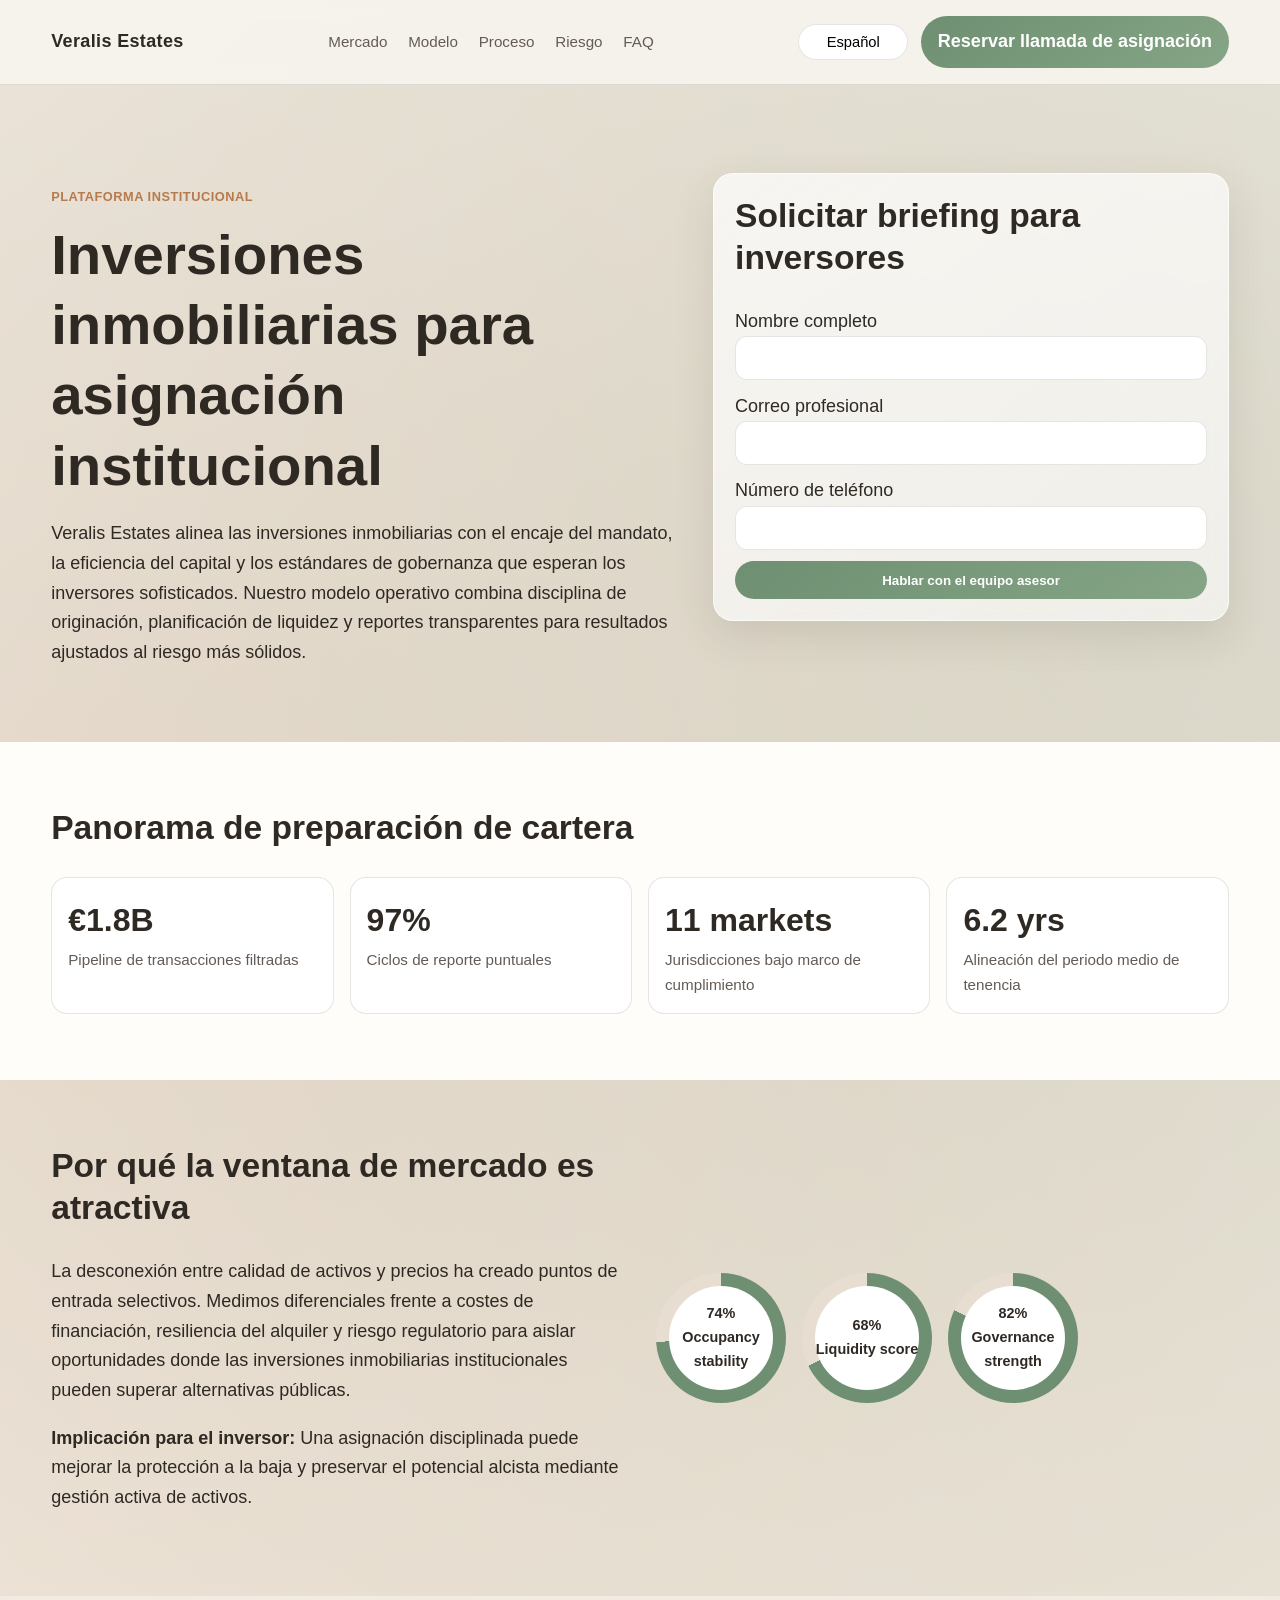
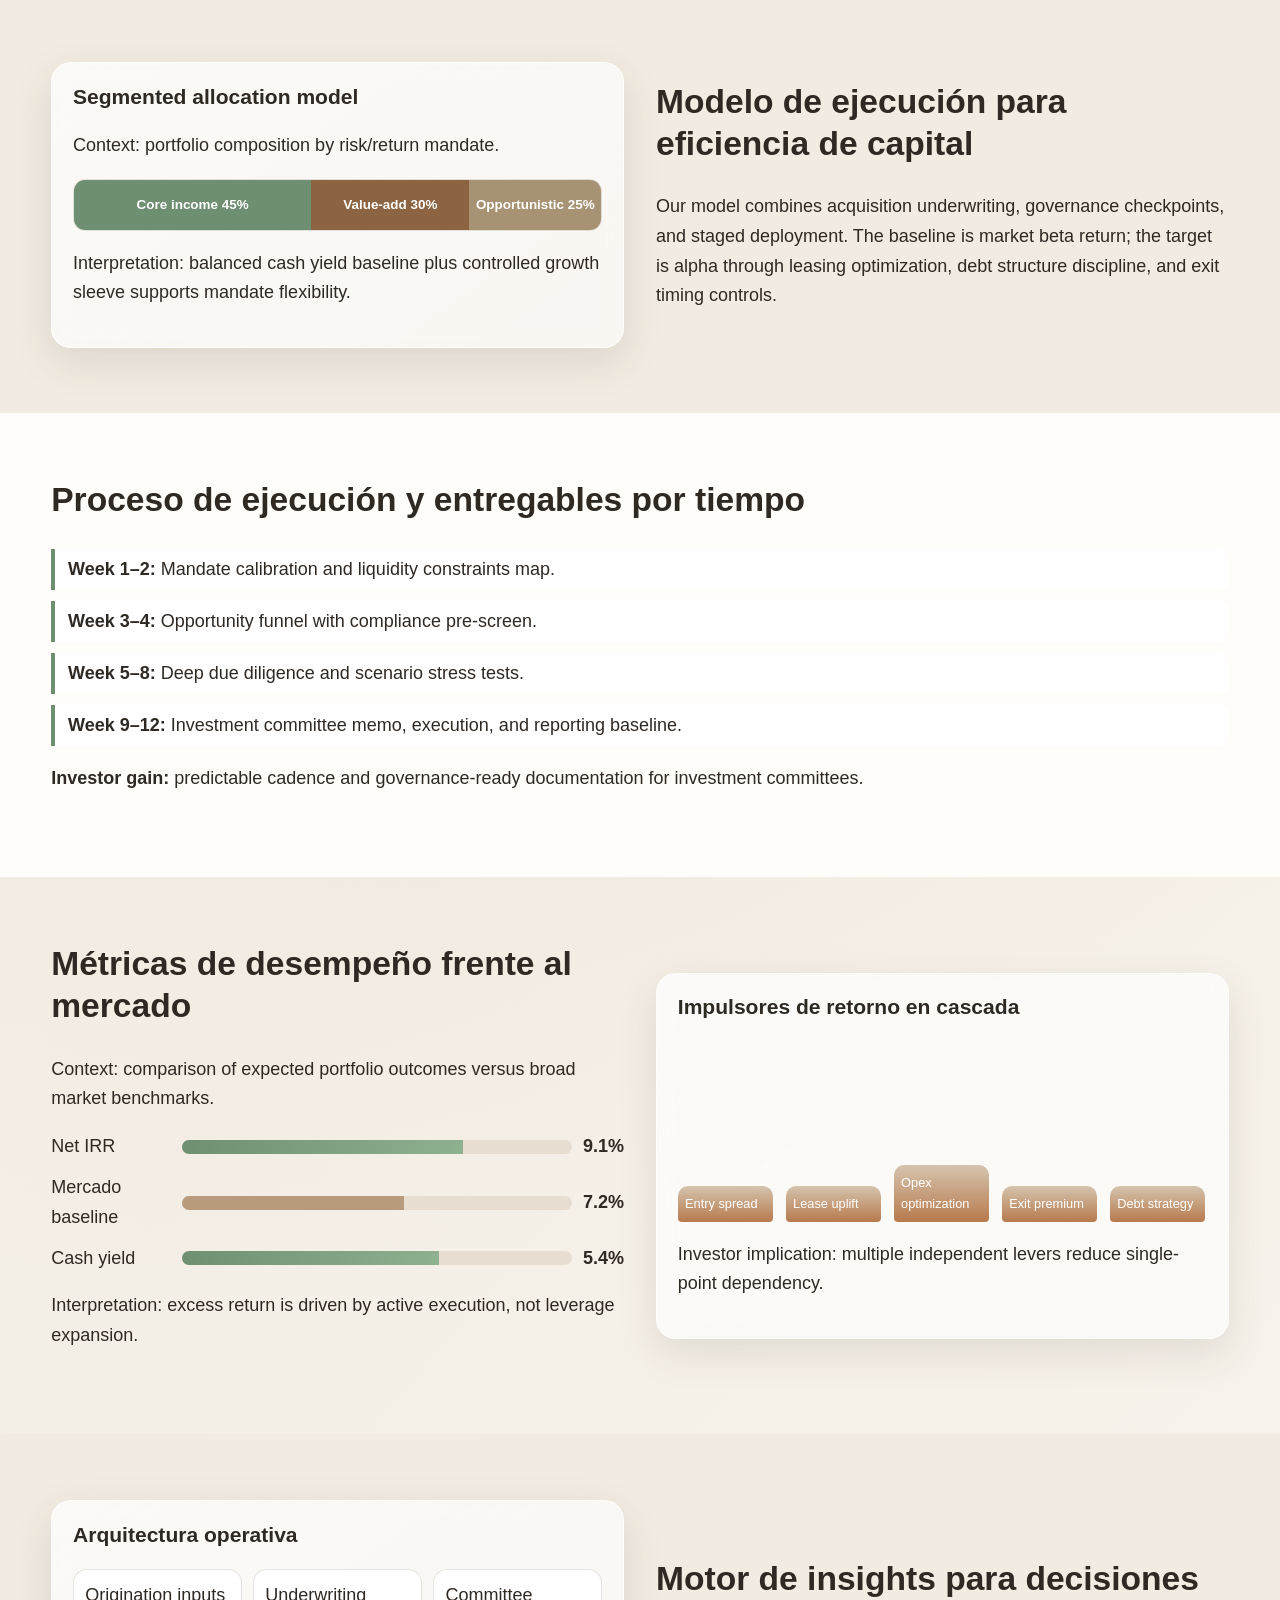
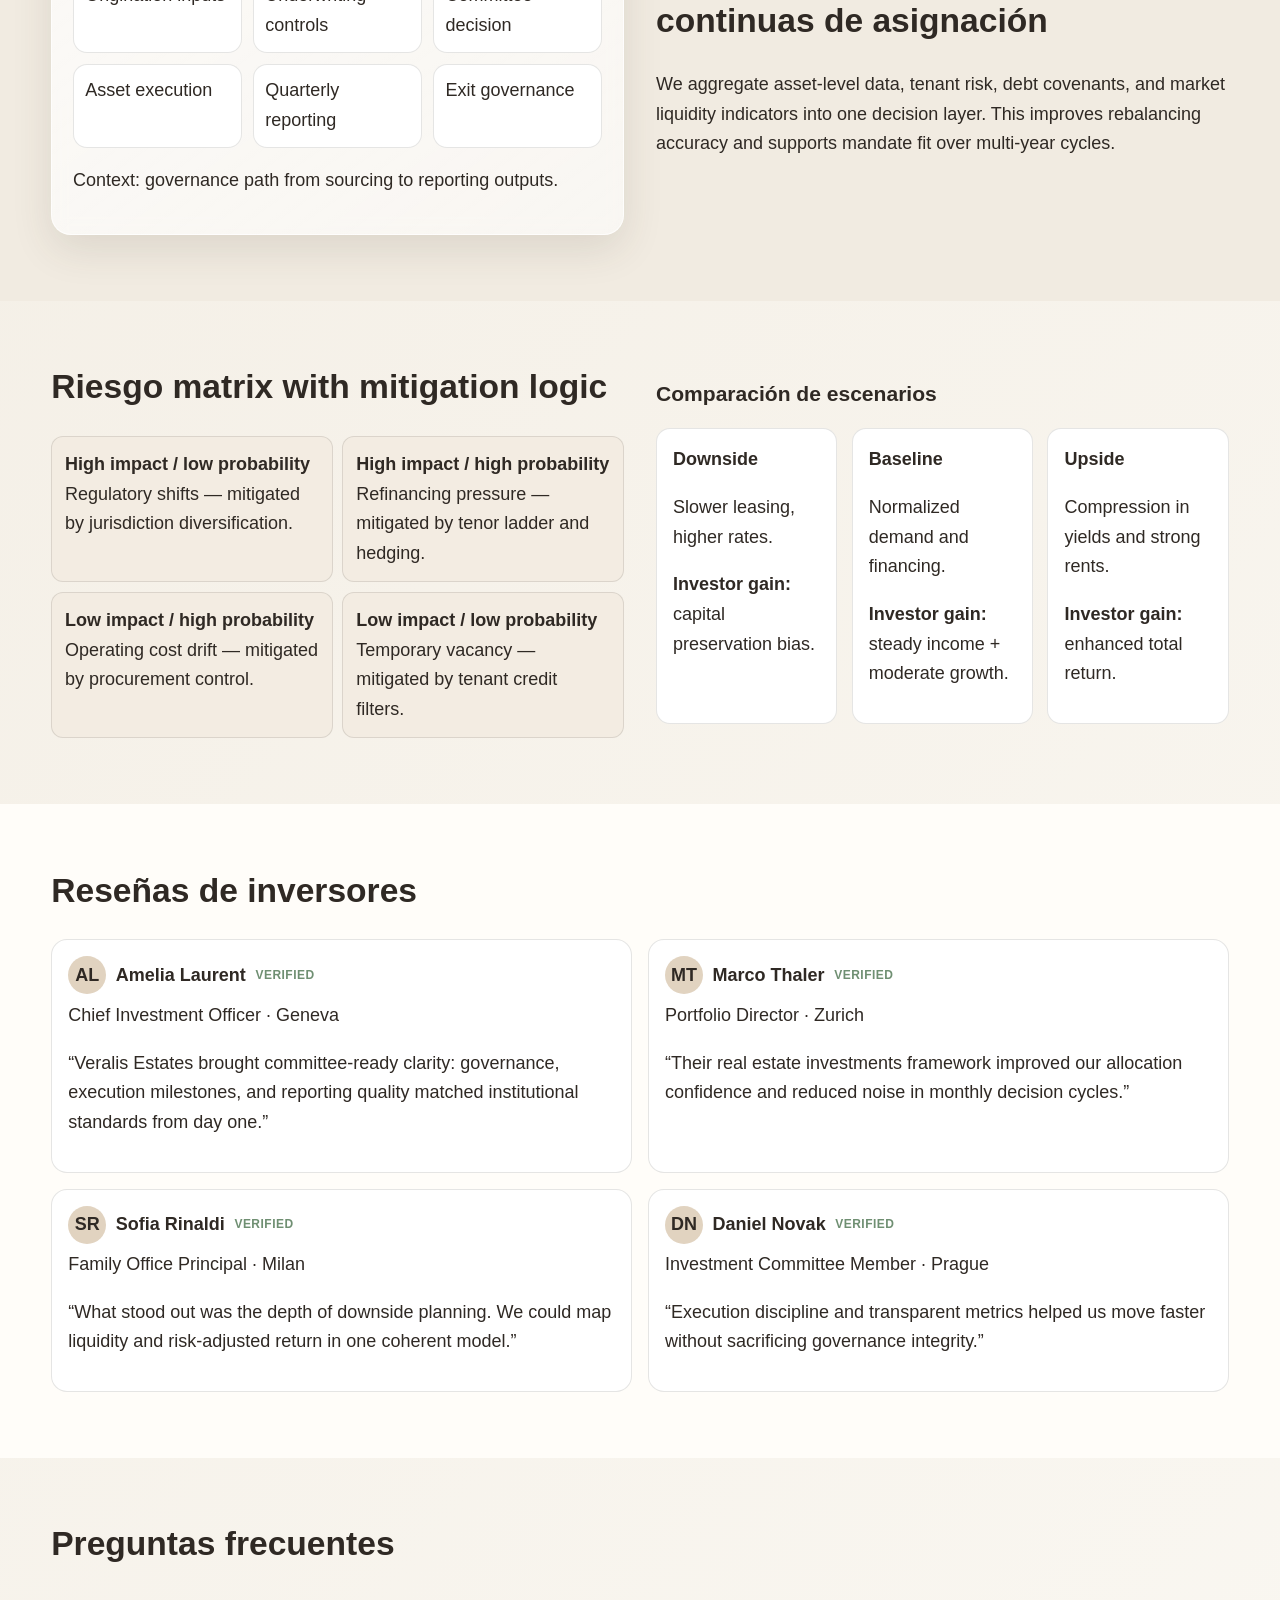
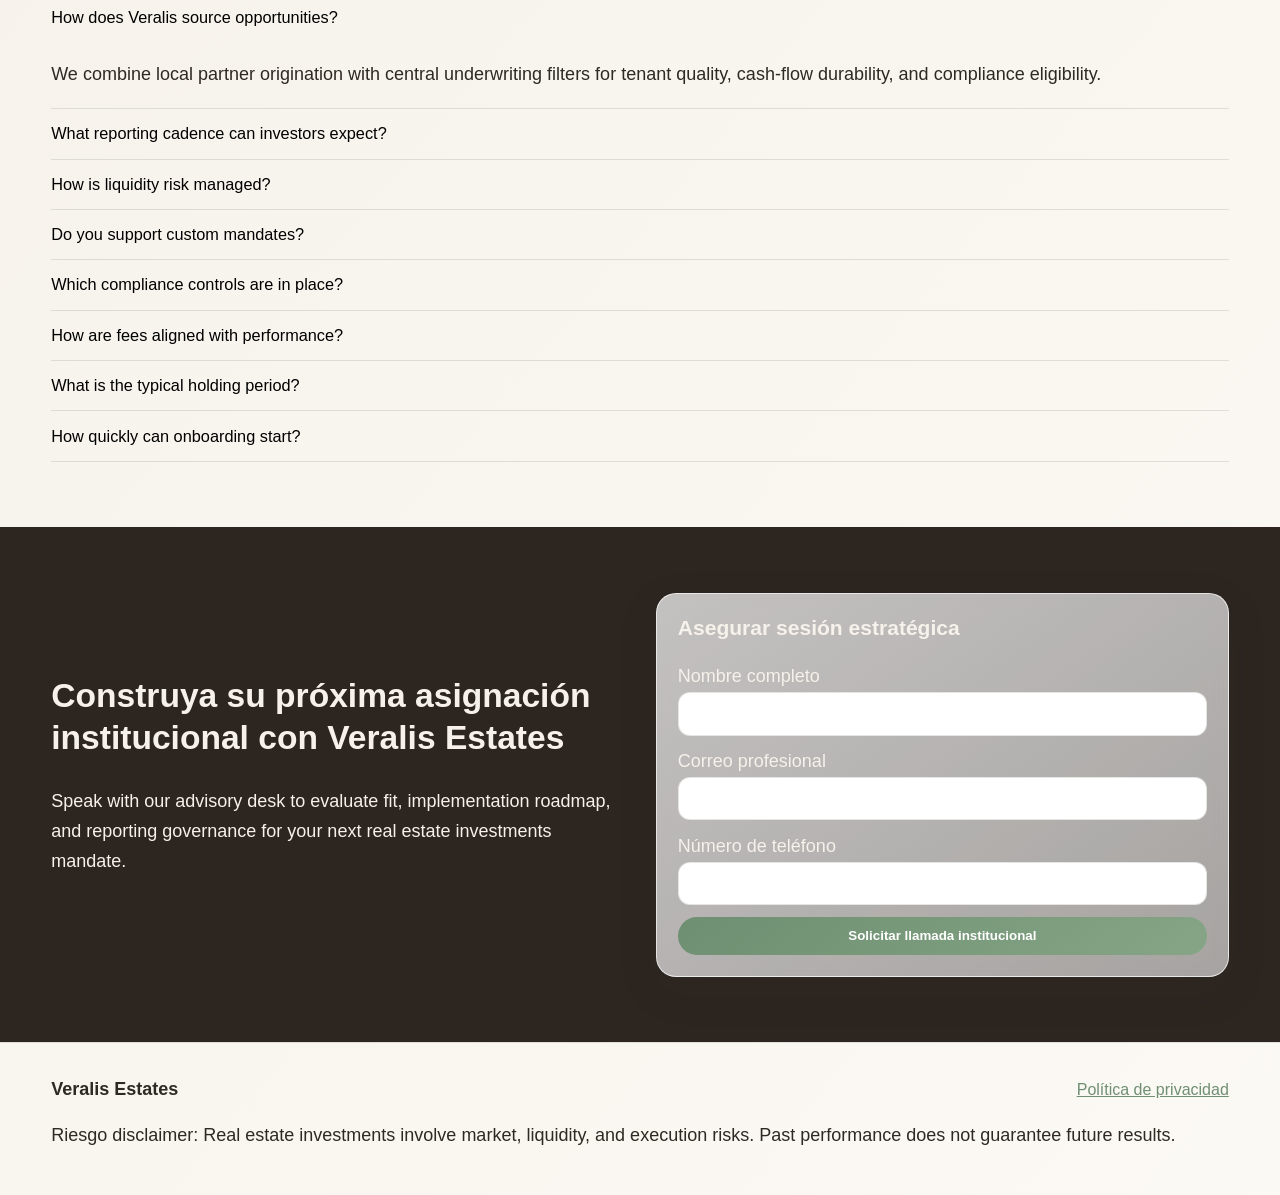
<file: es/index.html>
<!doctype html>
<html lang="es">
<head>
  <meta charset="UTF-8">
  <meta name="viewport" content="width=device-width, initial-scale=1.0">
  <title>Veralis Estates | Inversiones inmobiliarias institucionales</title>
  <meta name="description" content="Veralis Estates ofrece inversiones inmobiliarias de grado institucional con gobernanza, reportes transparentes y estrategia de asignación ajustada al riesgo.">
  <link rel="canonical" href="https://veralisestates.com/es/index.html">
  <link rel="alternate" hreflang="en" href="https://veralisestates.com/index.html">
  <link rel="alternate" hreflang="de" href="https://veralisestates.com/de/index.html">
  <link rel="alternate" hreflang="fr" href="https://veralisestates.com/fr/index.html">
  <link rel="alternate" hreflang="es" href="https://veralisestates.com/es/index.html">
  <link rel="alternate" hreflang="it" href="https://veralisestates.com/it/index.html">
  <link rel="alternate" hreflang="x-default" href="https://veralisestates.com/index.html">
  <meta property="og:title" content="Veralis Estates | Inversiones inmobiliarias institucionales">
  <meta property="og:description" content="Institutional-grade real estate platform designed for lead investors seeking governance, liquidity planning, and robust execution.">
  <meta property="og:type" content="website">
  <meta property="og:url" content="https://veralisestates.com/es/index.html">
  <meta property="og:image" content="https://veralisestates.com/assets/img/og-veralis.jpg">
  <meta name="twitter:card" content="summary_large_image">
  <meta name="twitter:title" content="Veralis Estates | Inversiones inmobiliarias institucionales">
  <meta name="twitter:description" content="A premium investor-facing site for strategic property allocation and risk-adjusted returns.">
  <link rel="stylesheet" href="../assets/style.css">
  <script defer src="../assets/app.js"></script>
</head>
<body>
<a class="skip-link" href="#main">Saltar al contenido</a>
<header class="site-header">
  <div class="container header-inner">
    <a class="brand" href="../index.html">Veralis Estates</a>
    <nav class="main-nav" aria-label="Navegación principal">
      <ul>
        <li><a href="#market">Mercado</a></li><li><a href="#model">Modelo</a></li><li><a href="#process">Proceso</a></li><li><a href="#risk">Riesgo</a></li><li><a href="#faq">FAQ</a></li>
      </ul>
    </nav>
    <div class="header-right">
      <div class="lang-dropdown"><button class="lang-pill" aria-label="Select language">Español</button><div class="lang-menu">
        <a href="../index.html"><span class="flag-svg"><svg viewBox="0 0 60 30"><clipPath id="uk"><path d="M0,0 v30 h60 v-30 z"/></clipPath><path d="M0,0 v30 h60 v-30 z" fill="#012169"/><path d="M0,0 60,30 M60,0 0,30" stroke="#fff" stroke-width="6"/><path d="M0,0 60,30 M60,0 0,30" clip-path="url(#uk)" stroke="#C8102E" stroke-width="4"/><path d="M30,0 v30 M0,15 h60" stroke="#fff" stroke-width="10"/><path d="M30,0 v30 M0,15 h60" stroke="#C8102E" stroke-width="6"/></svg></span>English</a>
        <a href="../de/index.html"><span class="flag-svg"><svg viewBox="0 0 3 2"><rect width="3" height="2" fill="#ffce00"/><rect width="3" height="1.33" y="0" fill="#dd0000"/><rect width="3" height="0.66" y="0"/></svg></span>Deutsch</a>
        <a href="../fr/index.html"><span class="flag-svg"><svg viewBox="0 0 3 2"><rect width="3" height="2" fill="#fff"/><rect width="1" height="2" fill="#0055A4"/><rect x="2" width="1" height="2" fill="#EF4135"/></svg></span>Français</a>
        <a href="../es/index.html"><span class="flag-svg"><svg viewBox="0 0 3 2"><rect width="3" height="2" fill="#AA151B"/><rect y="0.5" width="3" height="1" fill="#F1BF00"/></svg></span>Español</a>
        <a href="../it/index.html"><span class="flag-svg"><svg viewBox="0 0 3 2"><rect width="3" height="2" fill="#fff"/><rect width="1" height="2" fill="#009246"/><rect x="2" width="1" height="2" fill="#CE2B37"/></svg></span>Italiano</a>
      </div></div>
      <a href="#lead-end" class="cta-btn">Reservar llamada de asignación</a>
      <button class="burger" aria-label="Abrir menú">☰</button>
    </div>
  </div>
</header>
<div class="drawer-backdrop"></div>
<aside class="mobile-drawer" aria-label="Mobile menu">
  <button class="drawer-close cta-btn" aria-label="Cerrar menú">✕</button>
  <a href="#market">Mercado</a><a href="#model">Modelo</a><a href="#process">Proceso</a><a href="#risk">Riesgo</a><a href="#faq">FAQ</a>
  <div class="lang-dropdown"><button class="lang-pill" aria-label="Select language">Español</button><div class="lang-menu">
    <a href="../index.html"><span class="flag-svg"><svg viewBox="0 0 60 30"><clipPath id="ukm"><path d="M0,0 v30 h60 v-30 z"/></clipPath><path d="M0,0 v30 h60 v-30 z" fill="#012169"/><path d="M0,0 60,30 M60,0 0,30" stroke="#fff" stroke-width="6"/><path d="M0,0 60,30 M60,0 0,30" clip-path="url(#ukm)" stroke="#C8102E" stroke-width="4"/><path d="M30,0 v30 M0,15 h60" stroke="#fff" stroke-width="10"/><path d="M30,0 v30 M0,15 h60" stroke="#C8102E" stroke-width="6"/></svg></span>English</a>
    <a href="../de/index.html"><span class="flag-svg"><svg viewBox="0 0 3 2"><rect width="3" height="2" fill="#ffce00"/><rect width="3" height="1.33" y="0" fill="#dd0000"/><rect width="3" height="0.66" y="0"/></svg></span>Deutsch</a>
    <a href="../fr/index.html"><span class="flag-svg"><svg viewBox="0 0 3 2"><rect width="3" height="2" fill="#fff"/><rect width="1" height="2" fill="#0055A4"/><rect x="2" width="1" height="2" fill="#EF4135"/></svg></span>Français</a>
    <a href="../es/index.html"><span class="flag-svg"><svg viewBox="0 0 3 2"><rect width="3" height="2" fill="#AA151B"/><rect y="0.5" width="3" height="1" fill="#F1BF00"/></svg></span>Español</a>
    <a href="../it/index.html"><span class="flag-svg"><svg viewBox="0 0 3 2"><rect width="3" height="2" fill="#fff"/><rect width="1" height="2" fill="#009246"/><rect x="2" width="1" height="2" fill="#CE2B37"/></svg></span>Italiano</a>
  </div></div>
  <a href="#lead-end" class="cta-btn">Reservar llamada de asignación</a>
</aside>
<main id="main">
<section class="hero reveal"><div class="container hero-grid"><div>
  <p class="eyebrow">Plataforma institucional</p><h1>Inversiones inmobiliarias para asignación institucional</h1>
  <p>Veralis Estates alinea las inversiones inmobiliarias con el encaje del mandato, la eficiencia del capital y los estándares de gobernanza que esperan los inversores sofisticados. Nuestro modelo operativo combina disciplina de originación, planificación de liquidez y reportes transparentes para resultados ajustados al riesgo más sólidos.</p>
</div><div class="glass-panel"><h2>Solicitar briefing para inversores</h2><form class="lead-form"><label>Nombre completo<input type="text" required></label><label>Correo profesional<input type="email" required></label><label>Número de teléfono<input type="tel" required></label><button class="cta-btn" type="submit">Hablar con el equipo asesor</button></form></div></div></section>
<section class="section kpi-strip alt reveal"><div class="container"><h2>Panorama de preparación de cartera</h2><div class="kpi-grid"><article class="kpi-card"><div class="metric-lg">€1.8B</div><div class="metric-sm">Pipeline de transacciones filtradas</div></article><article class="kpi-card"><div class="metric-lg">97%</div><div class="metric-sm">Ciclos de reporte puntuales</div></article><article class="kpi-card"><div class="metric-lg">11 markets</div><div class="metric-sm">Jurisdicciones bajo marco de cumplimiento</div></article><article class="kpi-card"><div class="metric-lg">6.2 yrs</div><div class="metric-sm">Alineación del periodo medio de tenencia</div></article></div></div></section>
<section id="market" class="section reveal"><div class="container two-col"><div><h2>Por qué la ventana de mercado es atractiva</h2><p>La desconexión entre calidad de activos y precios ha creado puntos de entrada selectivos. Medimos diferenciales frente a costes de financiación, resiliencia del alquiler y riesgo regulatorio para aislar oportunidades donde las inversiones inmobiliarias institucionales pueden superar alternativas públicas.</p><p><strong>Implicación para el inversor:</strong> Una asignación disciplinada puede mejorar la protección a la baja y preservar el potencial alcista mediante gestión activa de activos.</p></div><div class="rings"><div class="ring" style="--p:74"><span>74%<br>Occupancy stability</span></div><div class="ring" style="--p:68"><span>68%<br>Liquidity score</span></div><div class="ring" style="--p:82"><span>82%<br>Governance strength</span></div></div></div></section>
<section id="model" class="section soft reveal"><div class="container two-col"><div class="glass-panel"><h3>Segmented allocation model</h3><p>Context: portfolio composition by risk/return mandate.</p><div class="alloc-bar"><div style="width:45%;background:#6f8f72">Core income 45%</div><div style="width:30%;background:#8c6442">Value-add 30%</div><div style="width:25%;background:#a79273">Opportunistic 25%</div></div><p>Interpretation: balanced cash yield baseline plus controlled growth sleeve supports mandate flexibility.</p></div><div><h2>Modelo de ejecución para eficiencia de capital</h2><p>Our model combines acquisition underwriting, governance checkpoints, and staged deployment. The baseline is market beta return; the target is alpha through leasing optimization, debt structure discipline, and exit timing controls.</p></div></div></section>
<section id="process" class="section alt reveal"><div class="container"><h2>Proceso de ejecución y entregables por tiempo</h2><div class="timeline"><div class="t-item"><strong>Week 1–2:</strong> Mandate calibration and liquidity constraints map.</div><div class="t-item"><strong>Week 3–4:</strong> Opportunity funnel with compliance pre-screen.</div><div class="t-item"><strong>Week 5–8:</strong> Deep due diligence and scenario stress tests.</div><div class="t-item"><strong>Week 9–12:</strong> Investment committee memo, execution, and reporting baseline.</div></div><p><strong>Investor gain:</strong> predictable cadence and governance-ready documentation for investment committees.</p></div></section>
<section class="section reveal"><div class="container two-col"><div><h2>Métricas de desempeño frente al mercado</h2><p>Context: comparison of expected portfolio outcomes versus broad market benchmarks.</p><div class="comp-chart"><div class="comp-row"><span>Net IRR</span><div class="bar"><i style="width:72%"></i></div><strong>9.1%</strong></div><div class="comp-row"><span>Mercado baseline</span><div class="bar"><i style="width:57%;background:#b89b7d"></i></div><strong>7.2%</strong></div><div class="comp-row"><span>Cash yield</span><div class="bar"><i style="width:66%"></i></div><strong>5.4%</strong></div></div><p>Interpretation: excess return is driven by active execution, not leverage expansion.</p></div><div class="glass-panel"><h3>Impulsores de retorno en cascada</h3><div class="waterfall"><div class="step" style="height:55%">Entry spread</div><div class="step" style="height:70%">Lease uplift</div><div class="step" style="height:62%">Opex optimization</div><div class="step" style="height:78%">Exit premium</div><div class="step" style="height:66%">Debt strategy</div></div><p>Investor implication: multiple independent levers reduce single-point dependency.</p></div></div></section>
<section class="section soft reveal"><div class="container two-col"><div class="glass-panel"><h3>Arquitectura operativa</h3><div class="flow"><div class="node">Origination inputs</div><div class="node">Underwriting controls</div><div class="node">Committee decision</div><div class="node">Asset execution</div><div class="node">Quarterly reporting</div><div class="node">Exit governance</div></div><p>Context: governance path from sourcing to reporting outputs.</p></div><div><h2>Motor de insights para decisiones continuas de asignación</h2><p>We aggregate asset-level data, tenant risk, debt covenants, and market liquidity indicators into one decision layer. This improves rebalancing accuracy and supports mandate fit over multi-year cycles.</p></div></div></section>
<section id="risk" class="section reveal"><div class="container two-col"><div><h2>Riesgo matrix with mitigation logic</h2><div class="matrix"><div class="cell"><strong>High impact / low probability</strong><br>Regulatory shifts — mitigated by jurisdiction diversification.</div><div class="cell"><strong>High impact / high probability</strong><br>Refinancing pressure — mitigated by tenor ladder and hedging.</div><div class="cell"><strong>Low impact / high probability</strong><br>Operating cost drift — mitigated by procurement control.</div><div class="cell"><strong>Low impact / low probability</strong><br>Temporary vacancy — mitigated by tenant credit filters.</div></div></div><div><h3>Comparación de escenarios</h3><div class="scenario"><div class="col"><strong>Downside</strong><p>Slower leasing, higher rates.</p><p><strong>Investor gain:</strong> capital preservation bias.</p></div><div class="col"><strong>Baseline</strong><p>Normalized demand and financing.</p><p><strong>Investor gain:</strong> steady income + moderate growth.</p></div><div class="col"><strong>Upside</strong><p>Compression in yields and strong rents.</p><p><strong>Investor gain:</strong> enhanced total return.</p></div></div></div></div></section>
<section class="section alt reveal"><div class="container"><h2>Reseñas de inversores</h2><div class="reviews-grid"><article class="review-card"><div class="review-head"><div class="avatar">AL</div><strong>Amelia Laurent</strong><span class="verified">VERIFIED</span></div><div>Chief Investment Officer · Geneva</div><p>“Veralis Estates brought committee-ready clarity: governance, execution milestones, and reporting quality matched institutional standards from day one.”</p></article><article class="review-card"><div class="review-head"><div class="avatar">MT</div><strong>Marco Thaler</strong><span class="verified">VERIFIED</span></div><div>Portfolio Director · Zurich</div><p>“Their real estate investments framework improved our allocation confidence and reduced noise in monthly decision cycles.”</p></article><article class="review-card"><div class="review-head"><div class="avatar">SR</div><strong>Sofia Rinaldi</strong><span class="verified">VERIFIED</span></div><div>Family Office Principal · Milan</div><p>“What stood out was the depth of downside planning. We could map liquidity and risk-adjusted return in one coherent model.”</p></article><article class="review-card"><div class="review-head"><div class="avatar">DN</div><strong>Daniel Novak</strong><span class="verified">VERIFIED</span></div><div>Investment Committee Member · Prague</div><p>“Execution discipline and transparent metrics helped us move faster without sacrificing governance integrity.”</p></article></div></div></section>
<section id="faq" class="section reveal"><div class="container"><h2>Preguntas frecuentes</h2>
<div class="faq-item active"><button class="faq-question">How does Veralis source opportunities?</button><div class="faq-answer-wrap"><p class="faq-answer">We combine local partner origination with central underwriting filters for tenant quality, cash-flow durability, and compliance eligibility.</p></div></div>
<div class="faq-item"><button class="faq-question">What reporting cadence can investors expect?</button><div class="faq-answer-wrap"><p class="faq-answer">Monthly dashboards and quarterly committee-grade reports with covenant tracking, leasing KPIs, and scenario updates.</p></div></div>
<div class="faq-item"><button class="faq-question">How is liquidity risk managed?</button><div class="faq-answer-wrap"><p class="faq-answer">Through laddered debt maturities, reserve buffers, and planned disposal windows tied to market depth indicators.</p></div></div>
<div class="faq-item"><button class="faq-question">Do you support custom mandates?</button><div class="faq-answer-wrap"><p class="faq-answer">Yes. We map constraints, geographies, target duration, and governance standards before selecting assets.</p></div></div>
<div class="faq-item"><button class="faq-question">Which compliance controls are in place?</button><div class="faq-answer-wrap"><p class="faq-answer">AML/KYC checks, third-party legal reviews, and documented investment committee approvals are embedded in workflow.</p></div></div>
<div class="faq-item"><button class="faq-question">How are fees aligned with performance?</button><div class="faq-answer-wrap"><p class="faq-answer">Fee schedules include baseline service components and performance-linked structures to align long-term incentives.</p></div></div>
<div class="faq-item"><button class="faq-question">What is the typical holding period?</button><div class="faq-answer-wrap"><p class="faq-answer">Most strategies target 5–8 years, balancing rental compounding and exit optionality.</p></div></div>
<div class="faq-item"><button class="faq-question">How quickly can onboarding start?</button><div class="faq-answer-wrap"><p class="faq-answer">Initial onboarding usually starts within ten business days after mandate confirmation and document completion.</p></div></div>
</div></section>
<section id="lead-end" class="section dark reveal"><div class="container two-col"><div><h2>Construya su próxima asignación institucional con Veralis Estates</h2><p>Speak with our advisory desk to evaluate fit, implementation roadmap, and reporting governance for your next real estate investments mandate.</p></div><div class="glass-panel"><h3>Asegurar sesión estratégica</h3><form class="lead-form"><label>Nombre completo<input type="text" required></label><label>Correo profesional<input type="email" required></label><label>Número de teléfono<input type="tel" required></label><button class="cta-btn" type="submit">Solicitar llamada institucional</button></form></div></div></section>
</main>
<footer class="footer"><div class="container foot-grid"><strong>Veralis Estates</strong><button class="link-btn" data-open-privacy>Política de privacidad</button><span>Riesgo disclaimer: Real estate investments involve market, liquidity, and execution risks. Past performance does not guarantee future results.</span></div></footer>
<div class="modal" role="dialog" aria-modal="true" aria-label="Política de privacidad"><div class="modal-dialog"><div class="modal-head"><h2>Política de privacidad</h2><button class="modal-close-x" data-close-privacy aria-label="Cerrar policy">×</button></div><div class="modal-content"><h3>Introducción</h3><p>This policy explains how Veralis Estates processes personal data in investor interactions.</p><h3>Recopilación de datos</h3><p>We collect name, professional email, phone number, and communication metadata through forms and service interactions.</p><h3>Base legal</h3><p>Procesoing is based on legitimate interest, contractual necessity, and legal obligations where applicable.</p><h3>Cookies</h3><p>Essential cookies support security and session continuity; analytics cookies are used in aggregated form where permitted.</p><h3>Conservación</h3><p>Data is retained only as long as required for compliance, operational reporting, and dispute resolution.</p><h3>Cesión a terceros</h3><p>Data may be shared with regulated service providers under contractual confidentiality controls.</p><h3>Seguridad</h3><p>We apply encryption, access controls, and periodic audit reviews to reduce unauthorized access risk.</p><h3>Derechos del usuario</h3><p>Users may request access, correction, deletion, or objection in line with applicable data protection laws.</p><h3>Transferencias internacionales</h3><p>Cross-border processing uses approved safeguards and jurisdictional adequacy checks.</p><h3>Divulgación de riesgos del sector</h3><p>Investment communications may include forward-looking statements subject to market volatility and uncertainty.</p><h3>Contacto</h3><p>For privacy requests contact: privacy@veralisestates.com.</p></div><div class="modal-foot"><button class="cta-btn" data-close-privacy>Cerrar</button></div></div></div>
<script type="application/ld+json">{"@context":"https://schema.org","@type":"Organization","name":"Veralis Estates","url":"https://veralisestates.com","logo":"https://veralisestates.com/assets/img/logo.png"}</script>
<script type="application/ld+json">{"@context":"https://schema.org","@type":"WebSite","name":"Veralis Estates","url":"https://veralisestates.com/es/index.html"}</script>
<script type="application/ld+json">{"@context":"https://schema.org","@type":"FAQPage","mainEntity":[{"@type":"Question","name":"How does Veralis source opportunities?","acceptedAnswer":{"@type":"Answer","text":"We combine local partner origination with central underwriting filters."}},{"@type":"Question","name":"What reporting cadence can investors expect?","acceptedAnswer":{"@type":"Answer","text":"Monthly dashboards and quarterly committee-grade reports."}}]}</script>
<script type="application/ld+json">{"@context":"https://schema.org","@type":"Review","itemReviewed":{"@type":"Organization","name":"Veralis Estates"},"author":{"@type":"Person","name":"Amelia Laurent"},"reviewBody":"Committee-ready clarity and strong governance discipline.","reviewRating":{"@type":"Rating","ratingValue":"5","bestRating":"5"}}</script>
</body></html>
</file>
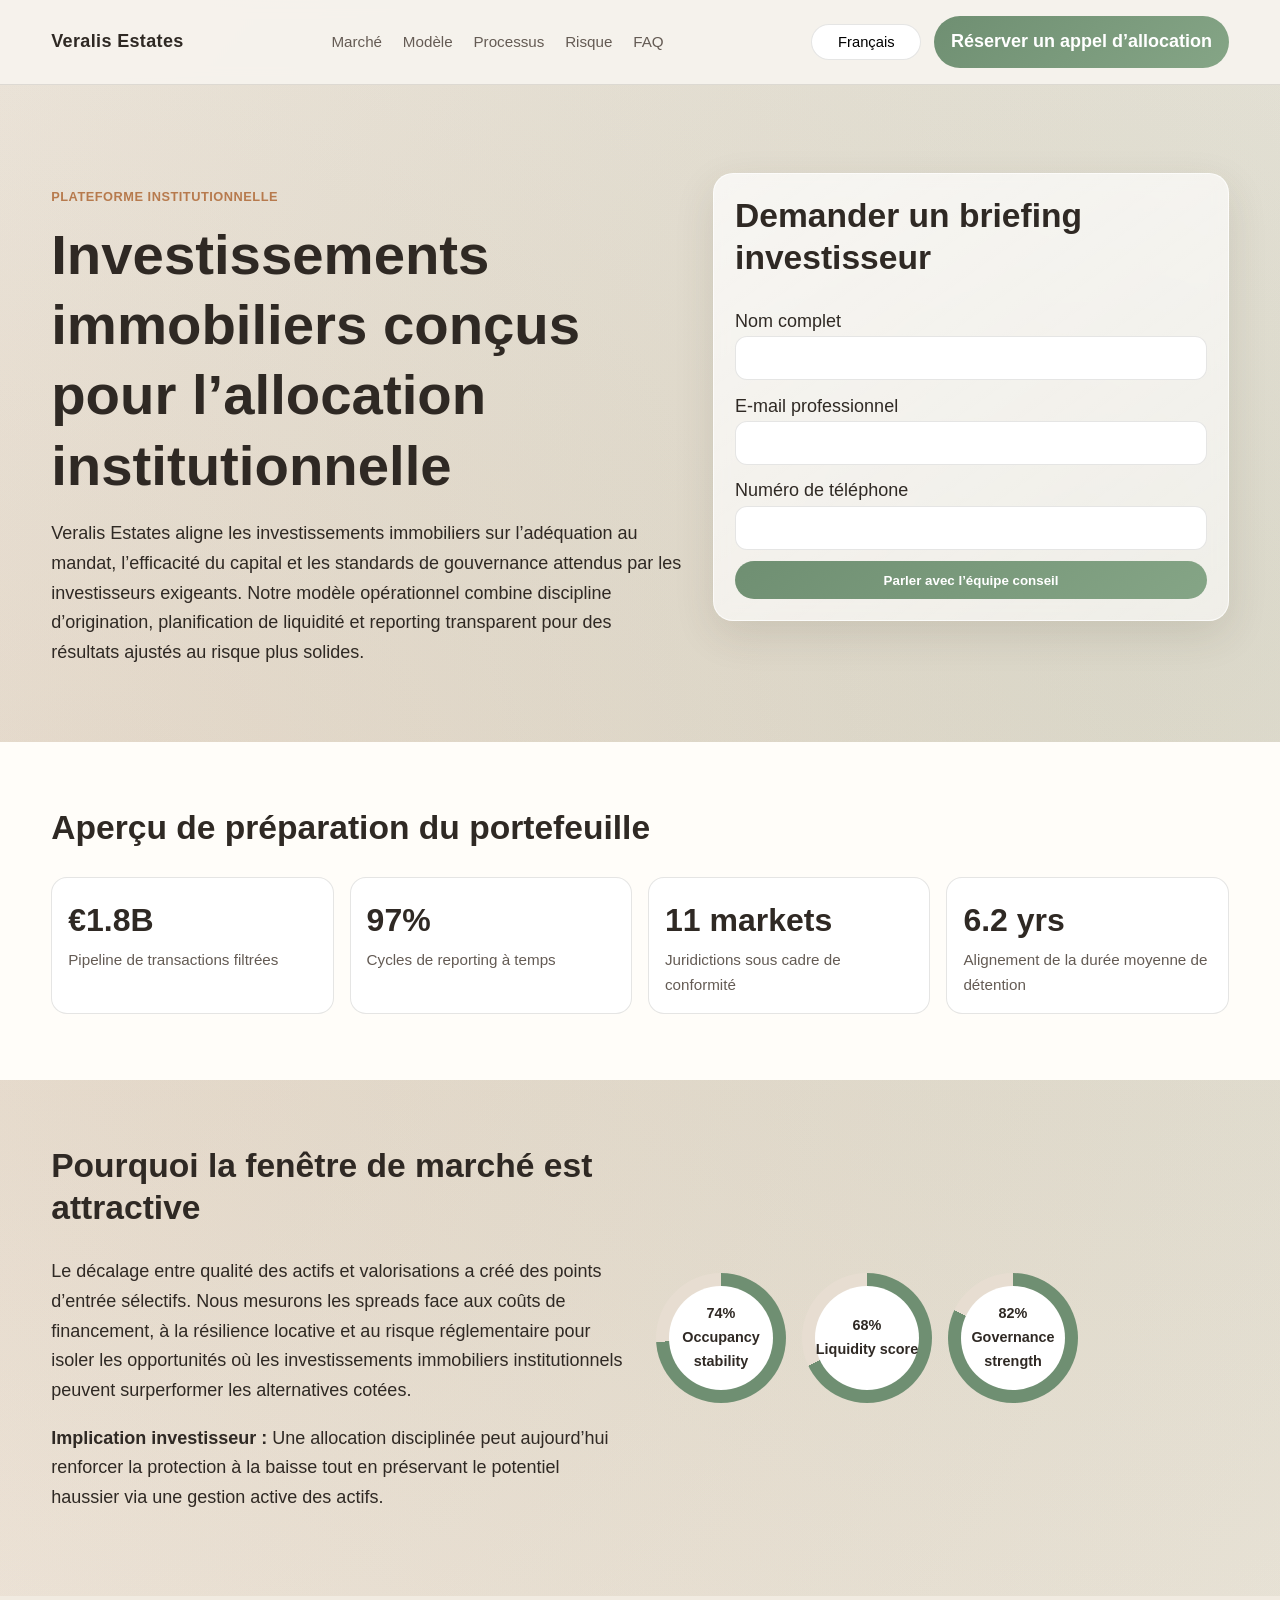
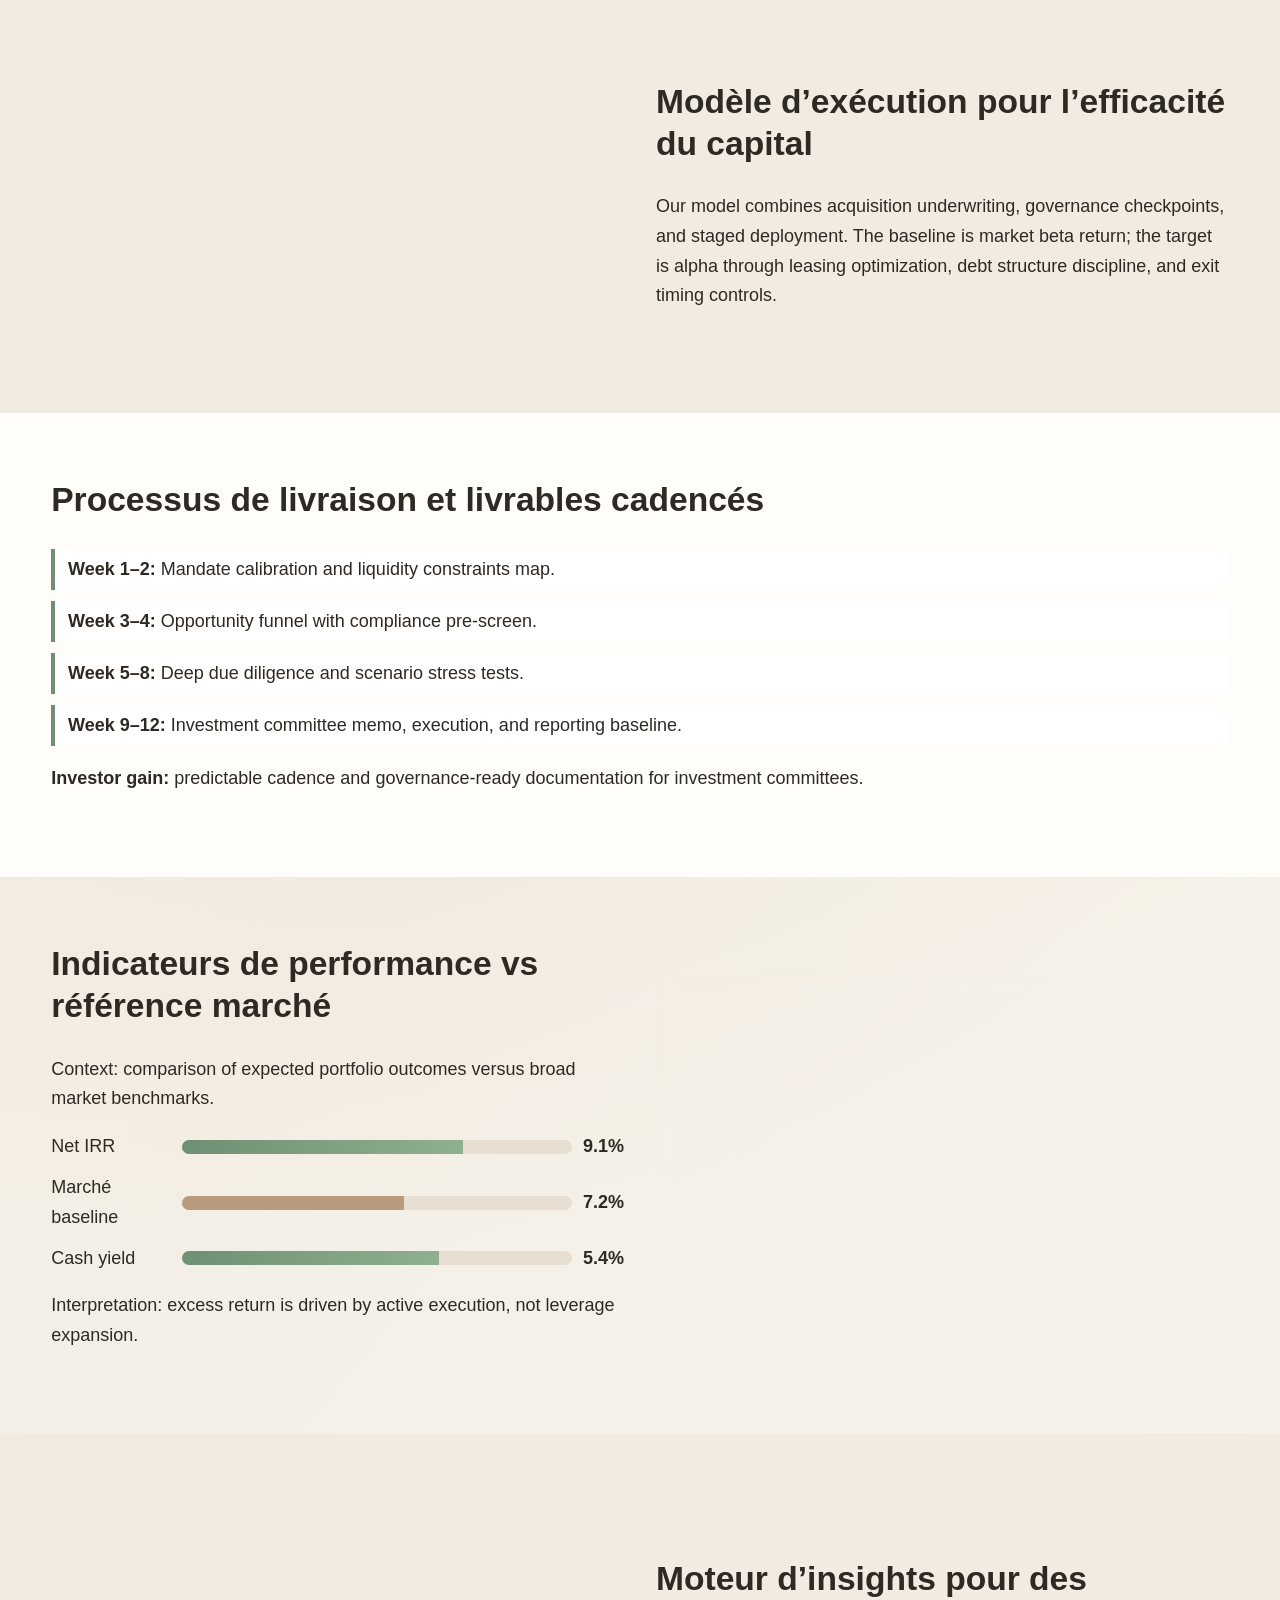
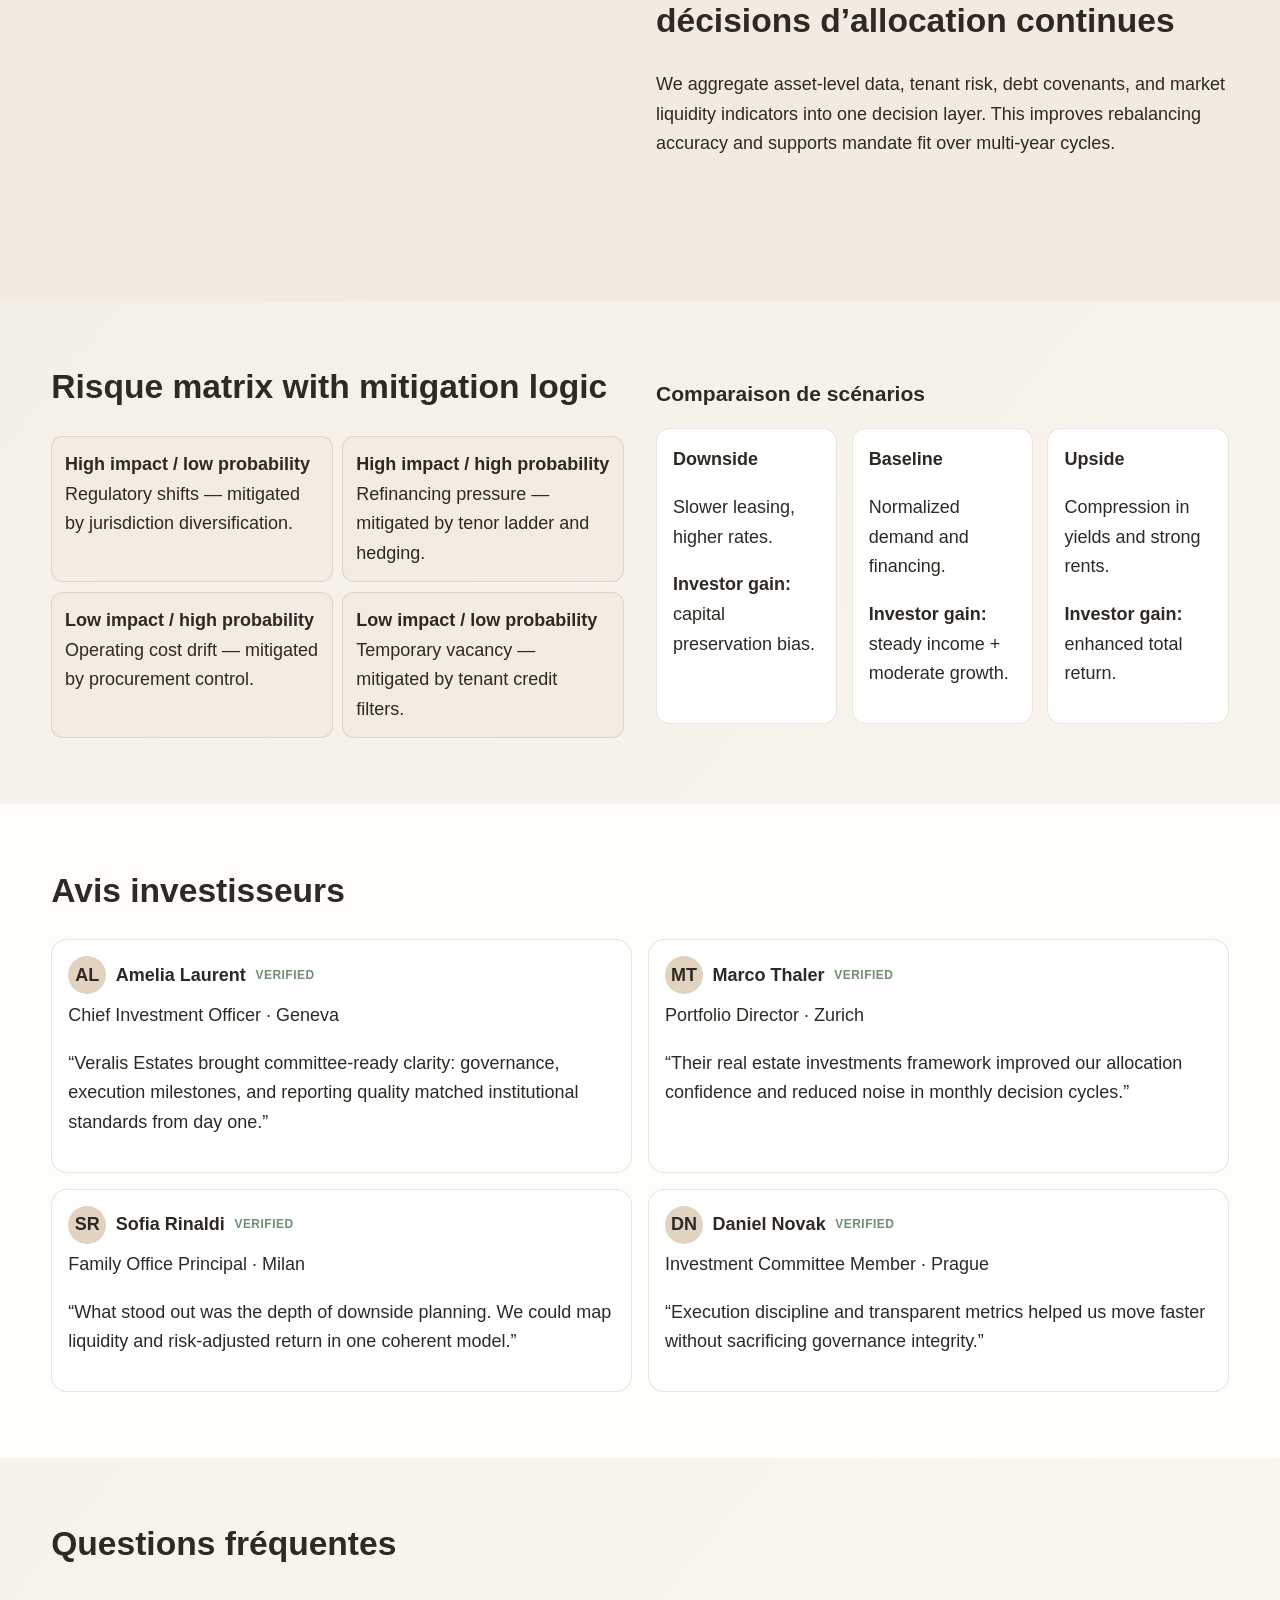
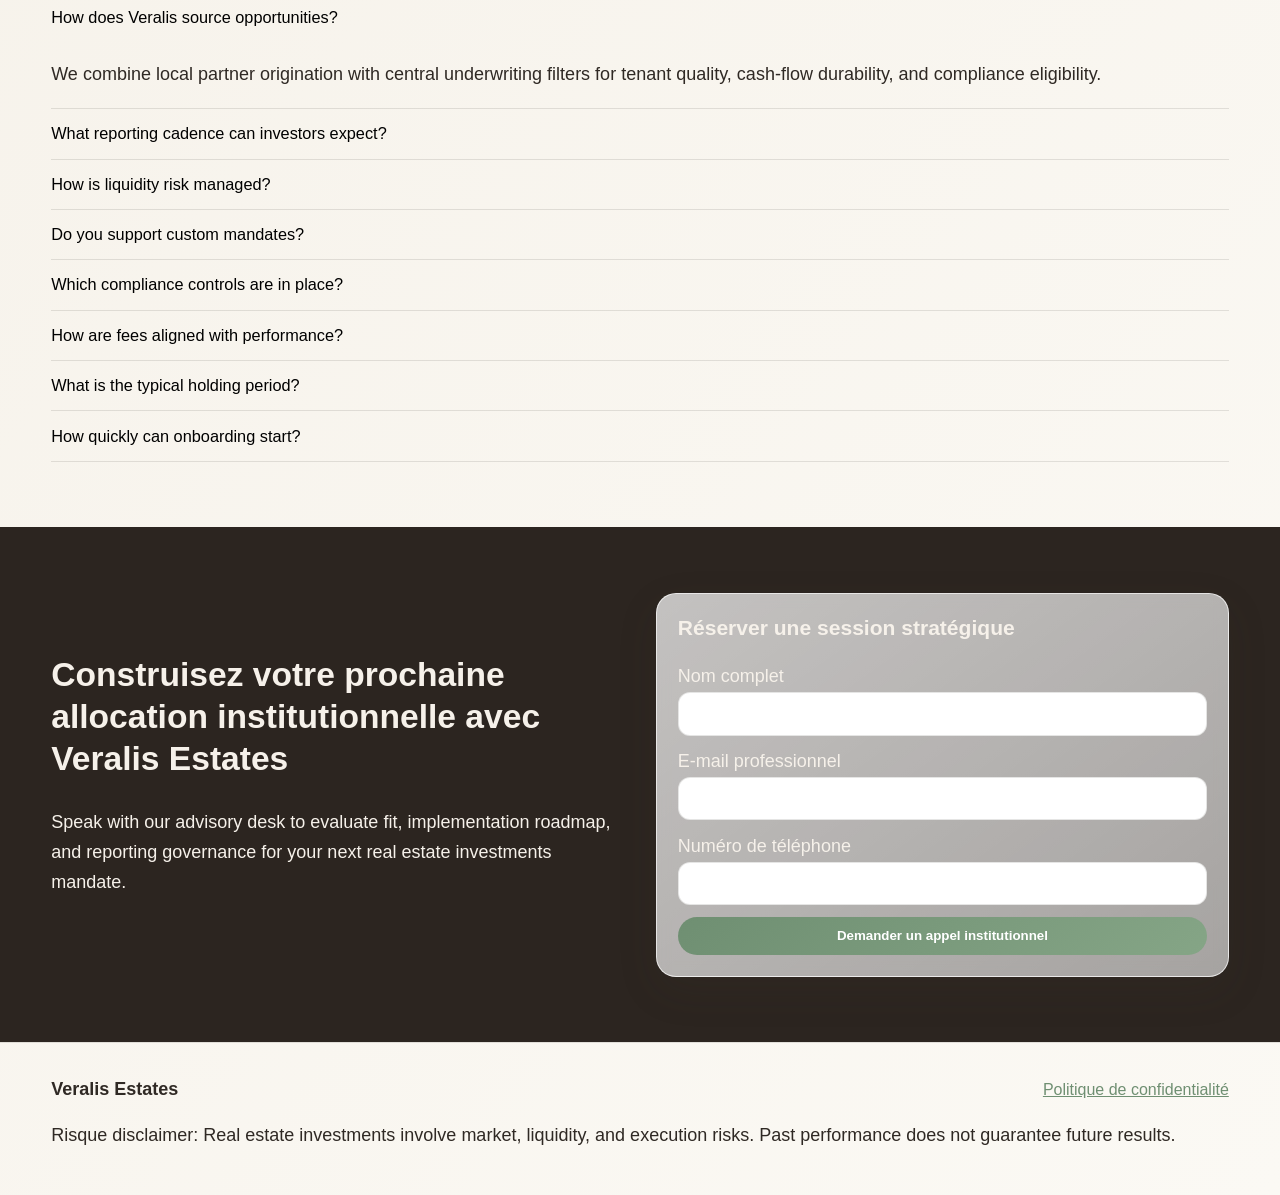
<file: fr/index.html>
<!doctype html>
<html lang="fr">
<head>
  <meta charset="UTF-8">
  <meta name="viewport" content="width=device-width, initial-scale=1.0">
  <title>Veralis Estates | Investissements immobiliers institutionnels</title>
  <meta name="description" content="Veralis Estates propose des investissements immobiliers de niveau institutionnel avec gouvernance, reporting transparent et stratégie d’allocation ajustée au risque.">
  <link rel="canonical" href="https://veralisestates.com/fr/index.html">
  <link rel="alternate" hreflang="en" href="https://veralisestates.com/index.html">
  <link rel="alternate" hreflang="de" href="https://veralisestates.com/de/index.html">
  <link rel="alternate" hreflang="fr" href="https://veralisestates.com/fr/index.html">
  <link rel="alternate" hreflang="es" href="https://veralisestates.com/es/index.html">
  <link rel="alternate" hreflang="it" href="https://veralisestates.com/it/index.html">
  <link rel="alternate" hreflang="x-default" href="https://veralisestates.com/index.html">
  <meta property="og:title" content="Veralis Estates | Investissements immobiliers institutionnels">
  <meta property="og:description" content="Institutional-grade real estate platform designed for lead investors seeking governance, liquidity planning, and robust execution.">
  <meta property="og:type" content="website">
  <meta property="og:url" content="https://veralisestates.com/fr/index.html">
  <meta property="og:image" content="https://veralisestates.com/assets/img/og-veralis.jpg">
  <meta name="twitter:card" content="summary_large_image">
  <meta name="twitter:title" content="Veralis Estates | Investissements immobiliers institutionnels">
  <meta name="twitter:description" content="A premium investor-facing site for strategic property allocation and risk-adjusted returns.">
  <link rel="stylesheet" href="../assets/style.css">
  <script defer src="../assets/app.js"></script>
</head>
<body>
<a class="skip-link" href="#main">Aller au contenu</a>
<header class="site-header">
  <div class="container header-inner">
    <a class="brand" href="../index.html">Veralis Estates</a>
    <nav class="main-nav" aria-label="Navigation principale">
      <ul>
        <li><a href="#market">Marché</a></li><li><a href="#model">Modèle</a></li><li><a href="#process">Processus</a></li><li><a href="#risk">Risque</a></li><li><a href="#faq">FAQ</a></li>
      </ul>
    </nav>
    <div class="header-right">
      <div class="lang-dropdown"><button class="lang-pill" aria-label="Select language">Français</button><div class="lang-menu">
        <a href="../index.html"><span class="flag-svg"><svg viewBox="0 0 60 30"><clipPath id="uk"><path d="M0,0 v30 h60 v-30 z"/></clipPath><path d="M0,0 v30 h60 v-30 z" fill="#012169"/><path d="M0,0 60,30 M60,0 0,30" stroke="#fff" stroke-width="6"/><path d="M0,0 60,30 M60,0 0,30" clip-path="url(#uk)" stroke="#C8102E" stroke-width="4"/><path d="M30,0 v30 M0,15 h60" stroke="#fff" stroke-width="10"/><path d="M30,0 v30 M0,15 h60" stroke="#C8102E" stroke-width="6"/></svg></span>English</a>
        <a href="../de/index.html"><span class="flag-svg"><svg viewBox="0 0 3 2"><rect width="3" height="2" fill="#ffce00"/><rect width="3" height="1.33" y="0" fill="#dd0000"/><rect width="3" height="0.66" y="0"/></svg></span>Deutsch</a>
        <a href="../fr/index.html"><span class="flag-svg"><svg viewBox="0 0 3 2"><rect width="3" height="2" fill="#fff"/><rect width="1" height="2" fill="#0055A4"/><rect x="2" width="1" height="2" fill="#EF4135"/></svg></span>Français</a>
        <a href="../es/index.html"><span class="flag-svg"><svg viewBox="0 0 3 2"><rect width="3" height="2" fill="#AA151B"/><rect y="0.5" width="3" height="1" fill="#F1BF00"/></svg></span>Español</a>
        <a href="../it/index.html"><span class="flag-svg"><svg viewBox="0 0 3 2"><rect width="3" height="2" fill="#fff"/><rect width="1" height="2" fill="#009246"/><rect x="2" width="1" height="2" fill="#CE2B37"/></svg></span>Italiano</a>
      </div></div>
      <a href="#lead-end" class="cta-btn">Réserver un appel d’allocation</a>
      <button class="burger" aria-label="Ouvrir le menu">☰</button>
    </div>
  </div>
</header>
<div class="drawer-backdrop"></div>
<aside class="mobile-drawer" aria-label="Mobile menu">
  <button class="drawer-close cta-btn" aria-label="Fermer le menu">✕</button>
  <a href="#market">Marché</a><a href="#model">Modèle</a><a href="#process">Processus</a><a href="#risk">Risque</a><a href="#faq">FAQ</a>
  <div class="lang-dropdown"><button class="lang-pill" aria-label="Select language">Français</button><div class="lang-menu">
    <a href="../index.html"><span class="flag-svg"><svg viewBox="0 0 60 30"><clipPath id="ukm"><path d="M0,0 v30 h60 v-30 z"/></clipPath><path d="M0,0 v30 h60 v-30 z" fill="#012169"/><path d="M0,0 60,30 M60,0 0,30" stroke="#fff" stroke-width="6"/><path d="M0,0 60,30 M60,0 0,30" clip-path="url(#ukm)" stroke="#C8102E" stroke-width="4"/><path d="M30,0 v30 M0,15 h60" stroke="#fff" stroke-width="10"/><path d="M30,0 v30 M0,15 h60" stroke="#C8102E" stroke-width="6"/></svg></span>English</a>
    <a href="../de/index.html"><span class="flag-svg"><svg viewBox="0 0 3 2"><rect width="3" height="2" fill="#ffce00"/><rect width="3" height="1.33" y="0" fill="#dd0000"/><rect width="3" height="0.66" y="0"/></svg></span>Deutsch</a>
    <a href="../fr/index.html"><span class="flag-svg"><svg viewBox="0 0 3 2"><rect width="3" height="2" fill="#fff"/><rect width="1" height="2" fill="#0055A4"/><rect x="2" width="1" height="2" fill="#EF4135"/></svg></span>Français</a>
    <a href="../es/index.html"><span class="flag-svg"><svg viewBox="0 0 3 2"><rect width="3" height="2" fill="#AA151B"/><rect y="0.5" width="3" height="1" fill="#F1BF00"/></svg></span>Español</a>
    <a href="../it/index.html"><span class="flag-svg"><svg viewBox="0 0 3 2"><rect width="3" height="2" fill="#fff"/><rect width="1" height="2" fill="#009246"/><rect x="2" width="1" height="2" fill="#CE2B37"/></svg></span>Italiano</a>
  </div></div>
  <a href="#lead-end" class="cta-btn">Réserver un appel d’allocation</a>
</aside>
<main id="main">
<section class="hero reveal"><div class="container hero-grid"><div>
  <p class="eyebrow">Plateforme institutionnelle</p><h1>Investissements immobiliers conçus pour l’allocation institutionnelle</h1>
  <p>Veralis Estates aligne les investissements immobiliers sur l’adéquation au mandat, l’efficacité du capital et les standards de gouvernance attendus par les investisseurs exigeants. Notre modèle opérationnel combine discipline d’origination, planification de liquidité et reporting transparent pour des résultats ajustés au risque plus solides.</p>
</div><div class="glass-panel"><h2>Demander un briefing investisseur</h2><form class="lead-form"><label>Nom complet<input type="text" required></label><label>E-mail professionnel<input type="email" required></label><label>Numéro de téléphone<input type="tel" required></label><button class="cta-btn" type="submit">Parler avec l’équipe conseil</button></form></div></div></section>
<section class="section kpi-strip alt reveal"><div class="container"><h2>Aperçu de préparation du portefeuille</h2><div class="kpi-grid"><article class="kpi-card"><div class="metric-lg">€1.8B</div><div class="metric-sm">Pipeline de transactions filtrées</div></article><article class="kpi-card"><div class="metric-lg">97%</div><div class="metric-sm">Cycles de reporting à temps</div></article><article class="kpi-card"><div class="metric-lg">11 markets</div><div class="metric-sm">Juridictions sous cadre de conformité</div></article><article class="kpi-card"><div class="metric-lg">6.2 yrs</div><div class="metric-sm">Alignement de la durée moyenne de détention</div></article></div></div></section>
<section id="market" class="section reveal"><div class="container two-col"><div><h2>Pourquoi la fenêtre de marché est attractive</h2><p>Le décalage entre qualité des actifs et valorisations a créé des points d’entrée sélectifs. Nous mesurons les spreads face aux coûts de financement, à la résilience locative et au risque réglementaire pour isoler les opportunités où les investissements immobiliers institutionnels peuvent surperformer les alternatives cotées.</p><p><strong>Implication investisseur :</strong> Une allocation disciplinée peut aujourd’hui renforcer la protection à la baisse tout en préservant le potentiel haussier via une gestion active des actifs.</p></div><div class="rings"><div class="ring" style="--p:74"><span>74%<br>Occupancy stability</span></div><div class="ring" style="--p:68"><span>68%<br>Liquidity score</span></div><div class="ring" style="--p:82"><span>82%<br>Governance strength</span></div></div></div></section>
<section id="model" class="section soft reveal"><div class="container two-col"><div class="glass-panel"><h3>Segmented allocation model</h3><p>Context: portfolio composition by risk/return mandate.</p><div class="alloc-bar"><div style="width:45%;background:#6f8f72">Core income 45%</div><div style="width:30%;background:#8c6442">Value-add 30%</div><div style="width:25%;background:#a79273">Opportunistic 25%</div></div><p>Interpretation: balanced cash yield baseline plus controlled growth sleeve supports mandate flexibility.</p></div><div><h2>Modèle d’exécution pour l’efficacité du capital</h2><p>Our model combines acquisition underwriting, governance checkpoints, and staged deployment. The baseline is market beta return; the target is alpha through leasing optimization, debt structure discipline, and exit timing controls.</p></div></div></section>
<section id="process" class="section alt reveal"><div class="container"><h2>Processus de livraison et livrables cadencés</h2><div class="timeline"><div class="t-item"><strong>Week 1–2:</strong> Mandate calibration and liquidity constraints map.</div><div class="t-item"><strong>Week 3–4:</strong> Opportunity funnel with compliance pre-screen.</div><div class="t-item"><strong>Week 5–8:</strong> Deep due diligence and scenario stress tests.</div><div class="t-item"><strong>Week 9–12:</strong> Investment committee memo, execution, and reporting baseline.</div></div><p><strong>Investor gain:</strong> predictable cadence and governance-ready documentation for investment committees.</p></div></section>
<section class="section reveal"><div class="container two-col"><div><h2>Indicateurs de performance vs référence marché</h2><p>Context: comparison of expected portfolio outcomes versus broad market benchmarks.</p><div class="comp-chart"><div class="comp-row"><span>Net IRR</span><div class="bar"><i style="width:72%"></i></div><strong>9.1%</strong></div><div class="comp-row"><span>Marché baseline</span><div class="bar"><i style="width:57%;background:#b89b7d"></i></div><strong>7.2%</strong></div><div class="comp-row"><span>Cash yield</span><div class="bar"><i style="width:66%"></i></div><strong>5.4%</strong></div></div><p>Interpretation: excess return is driven by active execution, not leverage expansion.</p></div><div class="glass-panel"><h3>Moteurs de rendement en cascade</h3><div class="waterfall"><div class="step" style="height:55%">Entry spread</div><div class="step" style="height:70%">Lease uplift</div><div class="step" style="height:62%">Opex optimization</div><div class="step" style="height:78%">Exit premium</div><div class="step" style="height:66%">Debt strategy</div></div><p>Investor implication: multiple independent levers reduce single-point dependency.</p></div></div></section>
<section class="section soft reveal"><div class="container two-col"><div class="glass-panel"><h3>Architecture opérationnelle</h3><div class="flow"><div class="node">Origination inputs</div><div class="node">Underwriting controls</div><div class="node">Committee decision</div><div class="node">Asset execution</div><div class="node">Quarterly reporting</div><div class="node">Exit governance</div></div><p>Context: governance path from sourcing to reporting outputs.</p></div><div><h2>Moteur d’insights pour des décisions d’allocation continues</h2><p>We aggregate asset-level data, tenant risk, debt covenants, and market liquidity indicators into one decision layer. This improves rebalancing accuracy and supports mandate fit over multi-year cycles.</p></div></div></section>
<section id="risk" class="section reveal"><div class="container two-col"><div><h2>Risque matrix with mitigation logic</h2><div class="matrix"><div class="cell"><strong>High impact / low probability</strong><br>Regulatory shifts — mitigated by jurisdiction diversification.</div><div class="cell"><strong>High impact / high probability</strong><br>Refinancing pressure — mitigated by tenor ladder and hedging.</div><div class="cell"><strong>Low impact / high probability</strong><br>Operating cost drift — mitigated by procurement control.</div><div class="cell"><strong>Low impact / low probability</strong><br>Temporary vacancy — mitigated by tenant credit filters.</div></div></div><div><h3>Comparaison de scénarios</h3><div class="scenario"><div class="col"><strong>Downside</strong><p>Slower leasing, higher rates.</p><p><strong>Investor gain:</strong> capital preservation bias.</p></div><div class="col"><strong>Baseline</strong><p>Normalized demand and financing.</p><p><strong>Investor gain:</strong> steady income + moderate growth.</p></div><div class="col"><strong>Upside</strong><p>Compression in yields and strong rents.</p><p><strong>Investor gain:</strong> enhanced total return.</p></div></div></div></div></section>
<section class="section alt reveal"><div class="container"><h2>Avis investisseurs</h2><div class="reviews-grid"><article class="review-card"><div class="review-head"><div class="avatar">AL</div><strong>Amelia Laurent</strong><span class="verified">VERIFIED</span></div><div>Chief Investment Officer · Geneva</div><p>“Veralis Estates brought committee-ready clarity: governance, execution milestones, and reporting quality matched institutional standards from day one.”</p></article><article class="review-card"><div class="review-head"><div class="avatar">MT</div><strong>Marco Thaler</strong><span class="verified">VERIFIED</span></div><div>Portfolio Director · Zurich</div><p>“Their real estate investments framework improved our allocation confidence and reduced noise in monthly decision cycles.”</p></article><article class="review-card"><div class="review-head"><div class="avatar">SR</div><strong>Sofia Rinaldi</strong><span class="verified">VERIFIED</span></div><div>Family Office Principal · Milan</div><p>“What stood out was the depth of downside planning. We could map liquidity and risk-adjusted return in one coherent model.”</p></article><article class="review-card"><div class="review-head"><div class="avatar">DN</div><strong>Daniel Novak</strong><span class="verified">VERIFIED</span></div><div>Investment Committee Member · Prague</div><p>“Execution discipline and transparent metrics helped us move faster without sacrificing governance integrity.”</p></article></div></div></section>
<section id="faq" class="section reveal"><div class="container"><h2>Questions fréquentes</h2>
<div class="faq-item active"><button class="faq-question">How does Veralis source opportunities?</button><div class="faq-answer-wrap"><p class="faq-answer">We combine local partner origination with central underwriting filters for tenant quality, cash-flow durability, and compliance eligibility.</p></div></div>
<div class="faq-item"><button class="faq-question">What reporting cadence can investors expect?</button><div class="faq-answer-wrap"><p class="faq-answer">Monthly dashboards and quarterly committee-grade reports with covenant tracking, leasing KPIs, and scenario updates.</p></div></div>
<div class="faq-item"><button class="faq-question">How is liquidity risk managed?</button><div class="faq-answer-wrap"><p class="faq-answer">Through laddered debt maturities, reserve buffers, and planned disposal windows tied to market depth indicators.</p></div></div>
<div class="faq-item"><button class="faq-question">Do you support custom mandates?</button><div class="faq-answer-wrap"><p class="faq-answer">Yes. We map constraints, geographies, target duration, and governance standards before selecting assets.</p></div></div>
<div class="faq-item"><button class="faq-question">Which compliance controls are in place?</button><div class="faq-answer-wrap"><p class="faq-answer">AML/KYC checks, third-party legal reviews, and documented investment committee approvals are embedded in workflow.</p></div></div>
<div class="faq-item"><button class="faq-question">How are fees aligned with performance?</button><div class="faq-answer-wrap"><p class="faq-answer">Fee schedules include baseline service components and performance-linked structures to align long-term incentives.</p></div></div>
<div class="faq-item"><button class="faq-question">What is the typical holding period?</button><div class="faq-answer-wrap"><p class="faq-answer">Most strategies target 5–8 years, balancing rental compounding and exit optionality.</p></div></div>
<div class="faq-item"><button class="faq-question">How quickly can onboarding start?</button><div class="faq-answer-wrap"><p class="faq-answer">Initial onboarding usually starts within ten business days after mandate confirmation and document completion.</p></div></div>
</div></section>
<section id="lead-end" class="section dark reveal"><div class="container two-col"><div><h2>Construisez votre prochaine allocation institutionnelle avec Veralis Estates</h2><p>Speak with our advisory desk to evaluate fit, implementation roadmap, and reporting governance for your next real estate investments mandate.</p></div><div class="glass-panel"><h3>Réserver une session stratégique</h3><form class="lead-form"><label>Nom complet<input type="text" required></label><label>E-mail professionnel<input type="email" required></label><label>Numéro de téléphone<input type="tel" required></label><button class="cta-btn" type="submit">Demander un appel institutionnel</button></form></div></div></section>
</main>
<footer class="footer"><div class="container foot-grid"><strong>Veralis Estates</strong><button class="link-btn" data-open-privacy>Politique de confidentialité</button><span>Risque disclaimer: Real estate investments involve market, liquidity, and execution risks. Past performance does not guarantee future results.</span></div></footer>
<div class="modal" role="dialog" aria-modal="true" aria-label="Politique de confidentialité"><div class="modal-dialog"><div class="modal-head"><h2>Politique de confidentialité</h2><button class="modal-close-x" data-close-privacy aria-label="Fermer policy">×</button></div><div class="modal-content"><h3>Introduction</h3><p>This policy explains how Veralis Estates processes personal data in investor interactions.</p><h3>Collecte des données</h3><p>We collect name, professional email, phone number, and communication metadata through forms and service interactions.</p><h3>Base légale</h3><p>Processusing is based on legitimate interest, contractual necessity, and legal obligations where applicable.</p><h3>Cookies</h3><p>Essential cookies support security and session continuity; analytics cookies are used in aggregated form where permitted.</p><h3>Conservation</h3><p>Data is retained only as long as required for compliance, operational reporting, and dispute resolution.</p><h3>Partage avec des tiers</h3><p>Data may be shared with regulated service providers under contractual confidentiality controls.</p><h3>Sécurité</h3><p>We apply encryption, access controls, and periodic audit reviews to reduce unauthorized access risk.</p><h3>Droits des utilisateurs</h3><p>Users may request access, correction, deletion, or objection in line with applicable data protection laws.</p><h3>Transferts internationaux</h3><p>Cross-border processing uses approved safeguards and jurisdictional adequacy checks.</p><h3>Divulgation des risques sectoriels</h3><p>Investment communications may include forward-looking statements subject to market volatility and uncertainty.</p><h3>Contact</h3><p>For privacy requests contact: privacy@veralisestates.com.</p></div><div class="modal-foot"><button class="cta-btn" data-close-privacy>Fermer</button></div></div></div>
<script type="application/ld+json">{"@context":"https://schema.org","@type":"Organization","name":"Veralis Estates","url":"https://veralisestates.com","logo":"https://veralisestates.com/assets/img/logo.png"}</script>
<script type="application/ld+json">{"@context":"https://schema.org","@type":"WebSite","name":"Veralis Estates","url":"https://veralisestates.com/fr/index.html"}</script>
<script type="application/ld+json">{"@context":"https://schema.org","@type":"FAQPage","mainEntity":[{"@type":"Question","name":"How does Veralis source opportunities?","acceptedAnswer":{"@type":"Answer","text":"We combine local partner origination with central underwriting filters."}},{"@type":"Question","name":"What reporting cadence can investors expect?","acceptedAnswer":{"@type":"Answer","text":"Monthly dashboards and quarterly committee-grade reports."}}]}</script>
<script type="application/ld+json">{"@context":"https://schema.org","@type":"Review","itemReviewed":{"@type":"Organization","name":"Veralis Estates"},"author":{"@type":"Person","name":"Amelia Laurent"},"reviewBody":"Committee-ready clarity and strong governance discipline.","reviewRating":{"@type":"Rating","ratingValue":"5","bestRating":"5"}}</script>
</body></html>
</file>
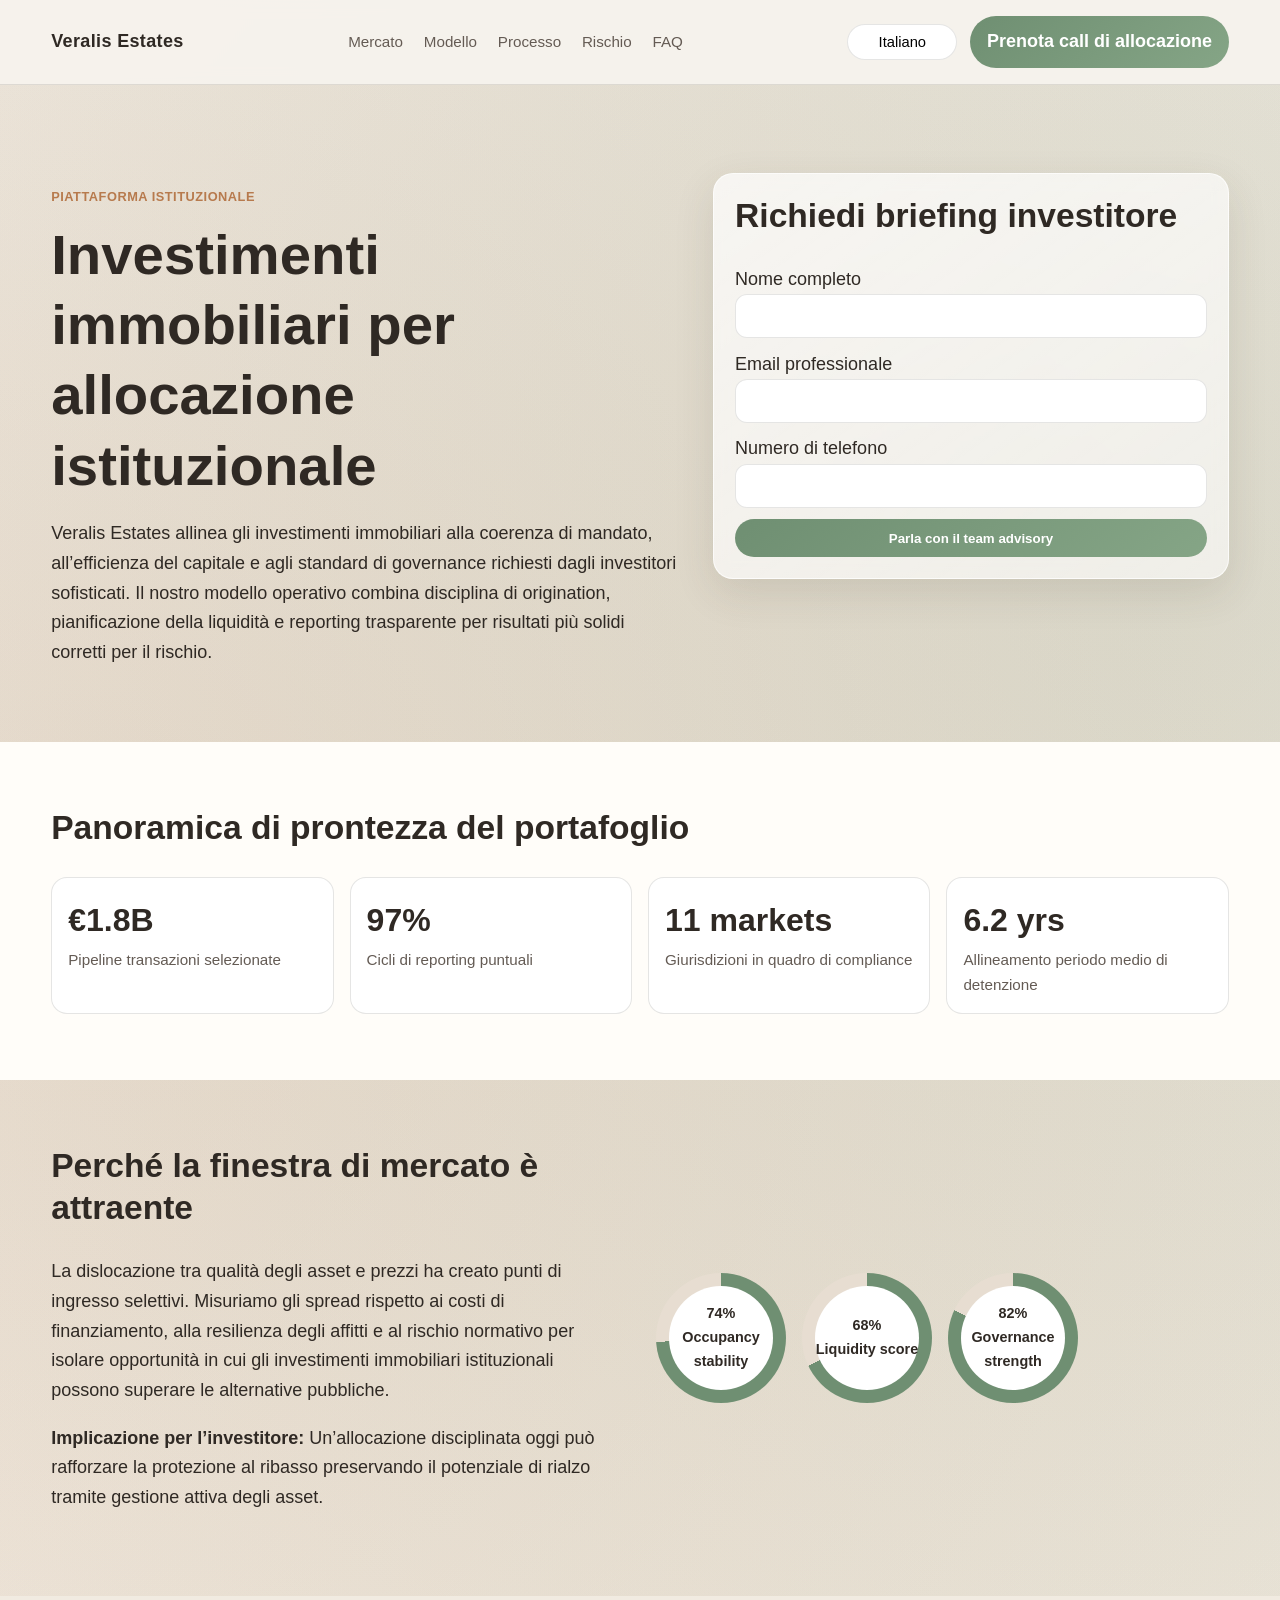
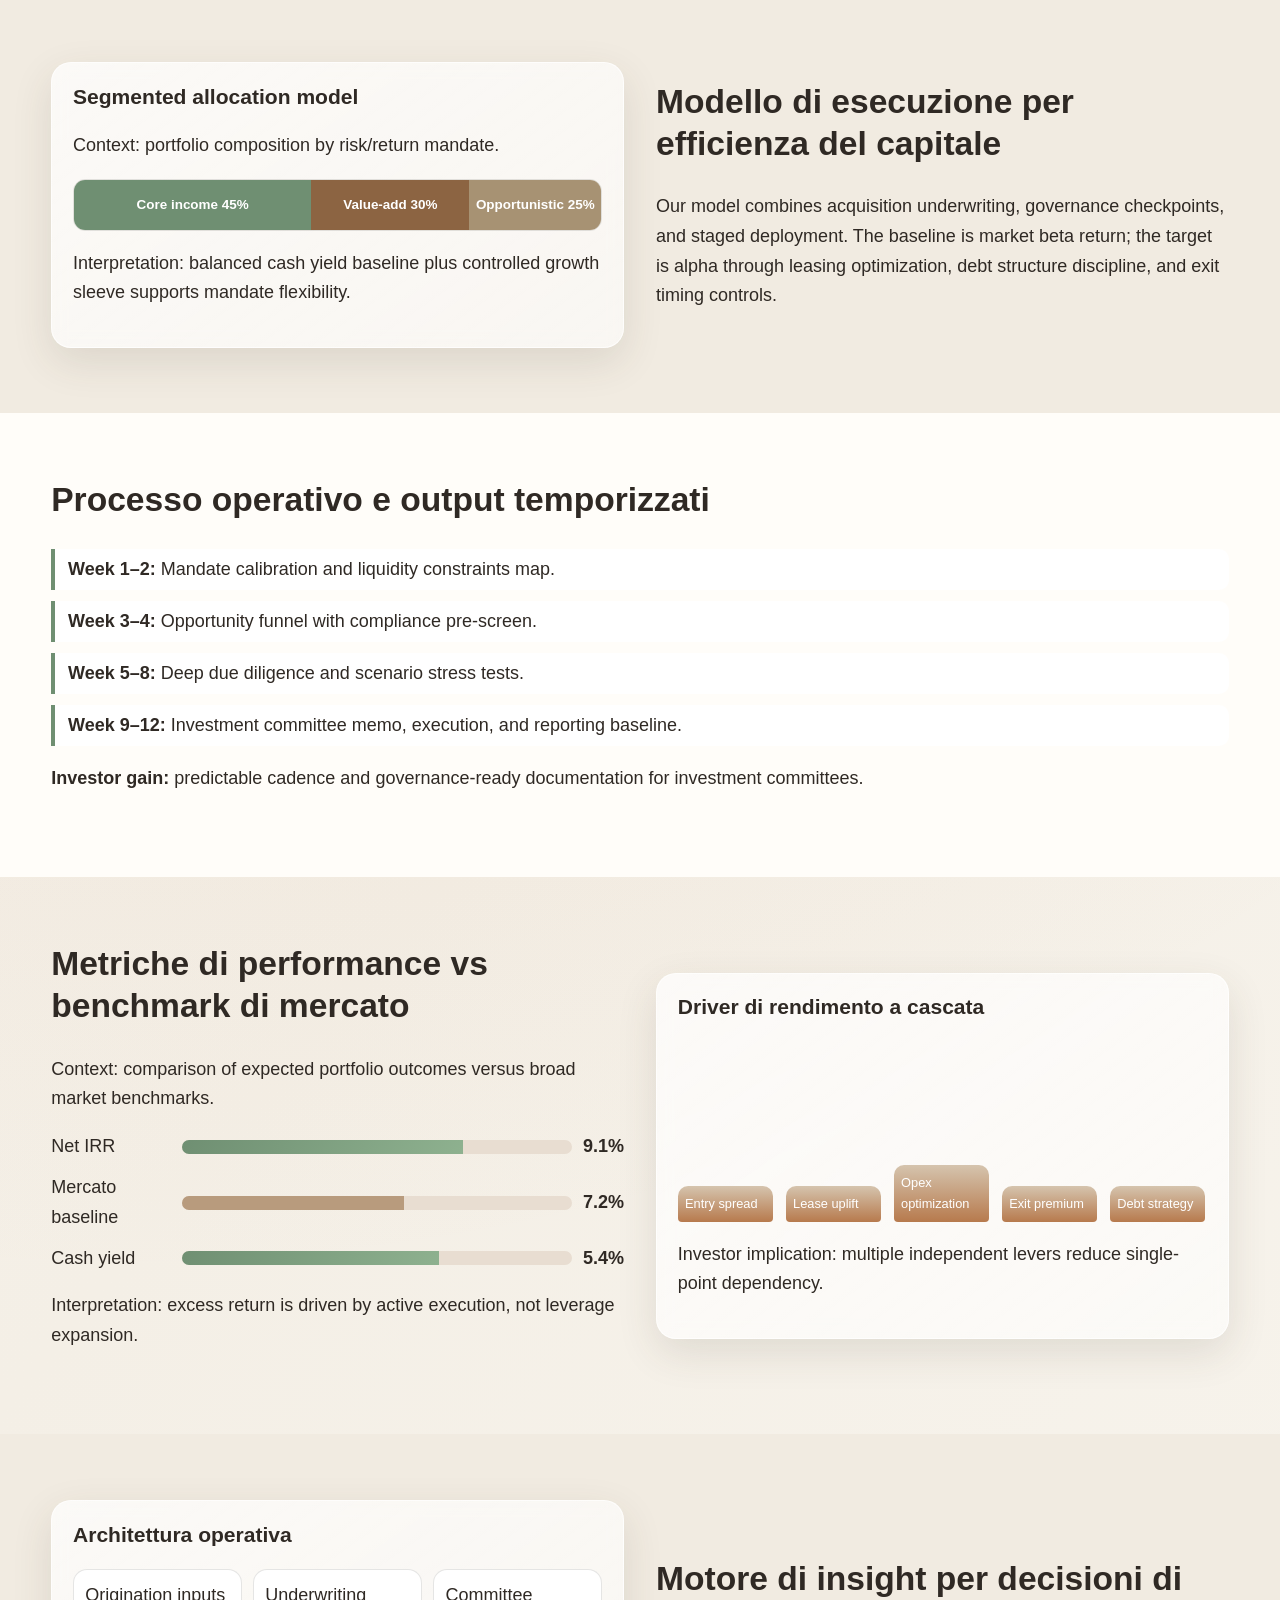
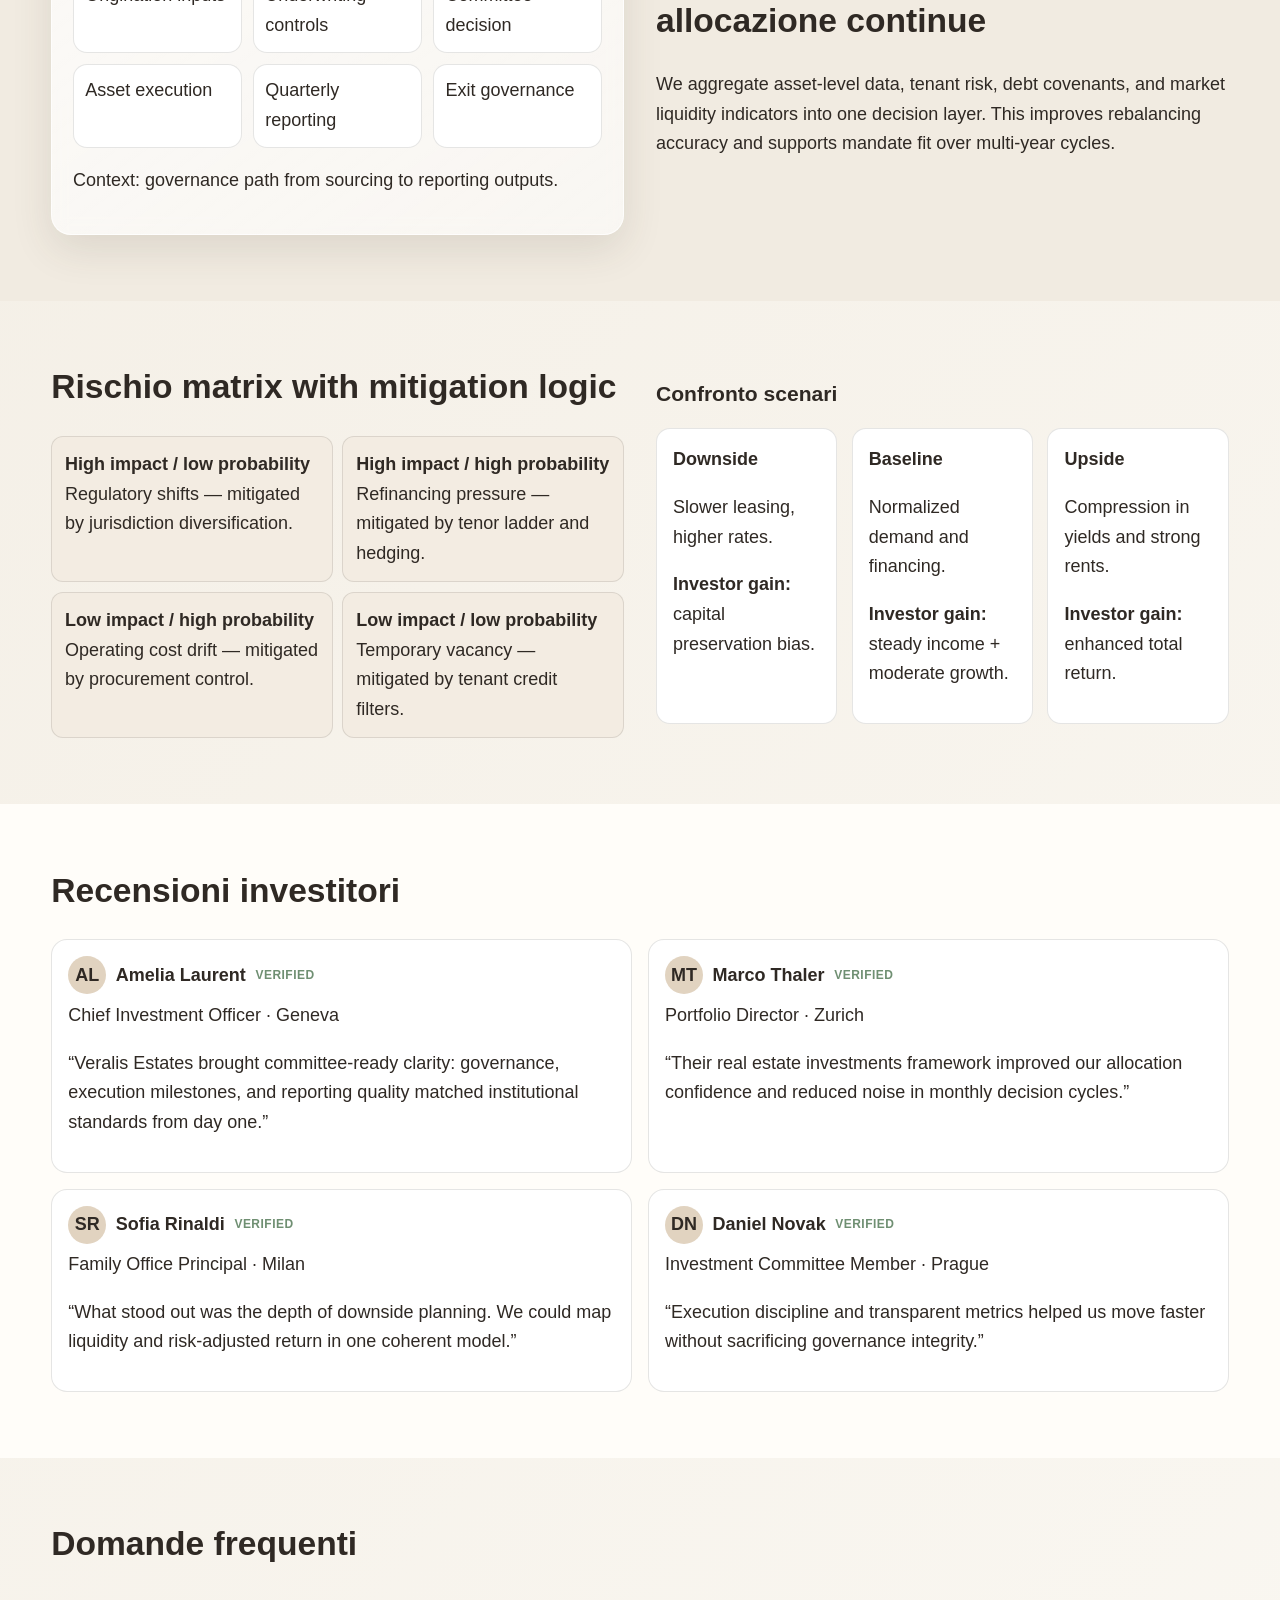
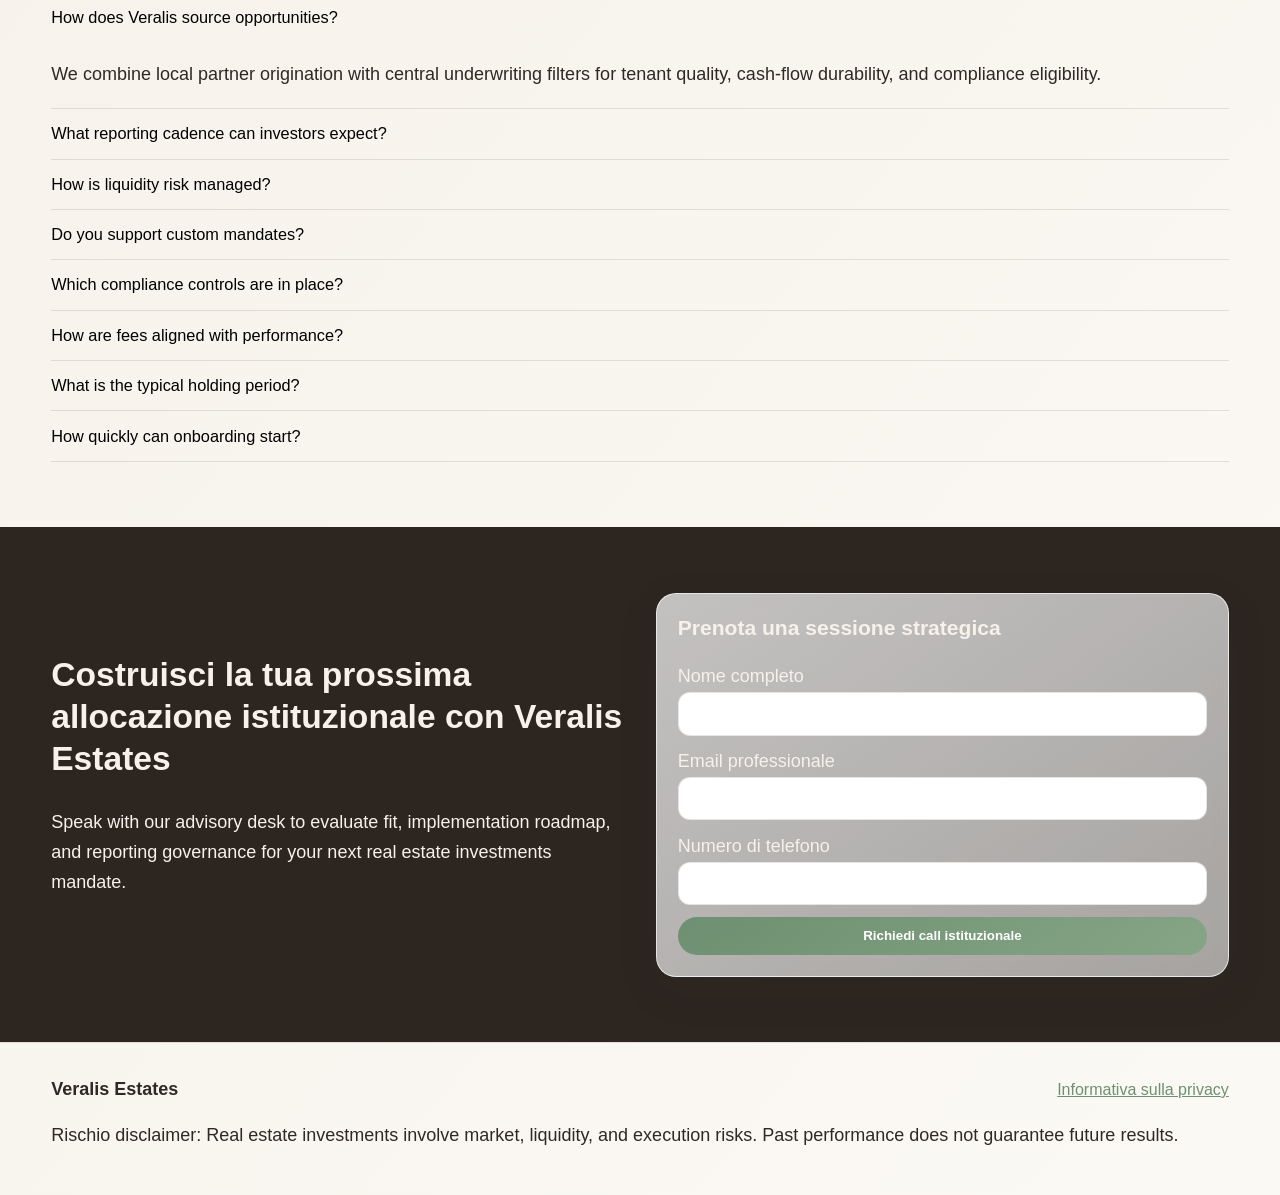
<file: it/index.html>
<!doctype html>
<html lang="it">
<head>
  <meta charset="UTF-8">
  <meta name="viewport" content="width=device-width, initial-scale=1.0">
  <title>Veralis Estates | Investimenti immobiliari istituzionali</title>
  <meta name="description" content="Veralis Estates offre investimenti immobiliari di livello istituzionale con governance, reporting trasparente e strategia di allocazione corretta per il rischio.">
  <link rel="canonical" href="https://veralisestates.com/it/index.html">
  <link rel="alternate" hreflang="en" href="https://veralisestates.com/index.html">
  <link rel="alternate" hreflang="de" href="https://veralisestates.com/de/index.html">
  <link rel="alternate" hreflang="fr" href="https://veralisestates.com/fr/index.html">
  <link rel="alternate" hreflang="es" href="https://veralisestates.com/es/index.html">
  <link rel="alternate" hreflang="it" href="https://veralisestates.com/it/index.html">
  <link rel="alternate" hreflang="x-default" href="https://veralisestates.com/index.html">
  <meta property="og:title" content="Veralis Estates | Investimenti immobiliari istituzionali">
  <meta property="og:description" content="Institutional-grade real estate platform designed for lead investors seeking governance, liquidity planning, and robust execution.">
  <meta property="og:type" content="website">
  <meta property="og:url" content="https://veralisestates.com/it/index.html">
  <meta property="og:image" content="https://veralisestates.com/assets/img/og-veralis.jpg">
  <meta name="twitter:card" content="summary_large_image">
  <meta name="twitter:title" content="Veralis Estates | Investimenti immobiliari istituzionali">
  <meta name="twitter:description" content="A premium investor-facing site for strategic property allocation and risk-adjusted returns.">
  <link rel="stylesheet" href="../assets/style.css">
  <script defer src="../assets/app.js"></script>
</head>
<body>
<a class="skip-link" href="#main">Vai al contenuto</a>
<header class="site-header">
  <div class="container header-inner">
    <a class="brand" href="../index.html">Veralis Estates</a>
    <nav class="main-nav" aria-label="Navigazione principale">
      <ul>
        <li><a href="#market">Mercato</a></li><li><a href="#model">Modello</a></li><li><a href="#process">Processo</a></li><li><a href="#risk">Rischio</a></li><li><a href="#faq">FAQ</a></li>
      </ul>
    </nav>
    <div class="header-right">
      <div class="lang-dropdown"><button class="lang-pill" aria-label="Select language">Italiano</button><div class="lang-menu">
        <a href="../index.html"><span class="flag-svg"><svg viewBox="0 0 60 30"><clipPath id="uk"><path d="M0,0 v30 h60 v-30 z"/></clipPath><path d="M0,0 v30 h60 v-30 z" fill="#012169"/><path d="M0,0 60,30 M60,0 0,30" stroke="#fff" stroke-width="6"/><path d="M0,0 60,30 M60,0 0,30" clip-path="url(#uk)" stroke="#C8102E" stroke-width="4"/><path d="M30,0 v30 M0,15 h60" stroke="#fff" stroke-width="10"/><path d="M30,0 v30 M0,15 h60" stroke="#C8102E" stroke-width="6"/></svg></span>English</a>
        <a href="../de/index.html"><span class="flag-svg"><svg viewBox="0 0 3 2"><rect width="3" height="2" fill="#ffce00"/><rect width="3" height="1.33" y="0" fill="#dd0000"/><rect width="3" height="0.66" y="0"/></svg></span>Deutsch</a>
        <a href="../fr/index.html"><span class="flag-svg"><svg viewBox="0 0 3 2"><rect width="3" height="2" fill="#fff"/><rect width="1" height="2" fill="#0055A4"/><rect x="2" width="1" height="2" fill="#EF4135"/></svg></span>Français</a>
        <a href="../es/index.html"><span class="flag-svg"><svg viewBox="0 0 3 2"><rect width="3" height="2" fill="#AA151B"/><rect y="0.5" width="3" height="1" fill="#F1BF00"/></svg></span>Español</a>
        <a href="../it/index.html"><span class="flag-svg"><svg viewBox="0 0 3 2"><rect width="3" height="2" fill="#fff"/><rect width="1" height="2" fill="#009246"/><rect x="2" width="1" height="2" fill="#CE2B37"/></svg></span>Italiano</a>
      </div></div>
      <a href="#lead-end" class="cta-btn">Prenota call di allocazione</a>
      <button class="burger" aria-label="Apri menu">☰</button>
    </div>
  </div>
</header>
<div class="drawer-backdrop"></div>
<aside class="mobile-drawer" aria-label="Mobile menu">
  <button class="drawer-close cta-btn" aria-label="Chiudi menu">✕</button>
  <a href="#market">Mercato</a><a href="#model">Modello</a><a href="#process">Processo</a><a href="#risk">Rischio</a><a href="#faq">FAQ</a>
  <div class="lang-dropdown"><button class="lang-pill" aria-label="Select language">Italiano</button><div class="lang-menu">
    <a href="../index.html"><span class="flag-svg"><svg viewBox="0 0 60 30"><clipPath id="ukm"><path d="M0,0 v30 h60 v-30 z"/></clipPath><path d="M0,0 v30 h60 v-30 z" fill="#012169"/><path d="M0,0 60,30 M60,0 0,30" stroke="#fff" stroke-width="6"/><path d="M0,0 60,30 M60,0 0,30" clip-path="url(#ukm)" stroke="#C8102E" stroke-width="4"/><path d="M30,0 v30 M0,15 h60" stroke="#fff" stroke-width="10"/><path d="M30,0 v30 M0,15 h60" stroke="#C8102E" stroke-width="6"/></svg></span>English</a>
    <a href="../de/index.html"><span class="flag-svg"><svg viewBox="0 0 3 2"><rect width="3" height="2" fill="#ffce00"/><rect width="3" height="1.33" y="0" fill="#dd0000"/><rect width="3" height="0.66" y="0"/></svg></span>Deutsch</a>
    <a href="../fr/index.html"><span class="flag-svg"><svg viewBox="0 0 3 2"><rect width="3" height="2" fill="#fff"/><rect width="1" height="2" fill="#0055A4"/><rect x="2" width="1" height="2" fill="#EF4135"/></svg></span>Français</a>
    <a href="../es/index.html"><span class="flag-svg"><svg viewBox="0 0 3 2"><rect width="3" height="2" fill="#AA151B"/><rect y="0.5" width="3" height="1" fill="#F1BF00"/></svg></span>Español</a>
    <a href="../it/index.html"><span class="flag-svg"><svg viewBox="0 0 3 2"><rect width="3" height="2" fill="#fff"/><rect width="1" height="2" fill="#009246"/><rect x="2" width="1" height="2" fill="#CE2B37"/></svg></span>Italiano</a>
  </div></div>
  <a href="#lead-end" class="cta-btn">Prenota call di allocazione</a>
</aside>
<main id="main">
<section class="hero reveal"><div class="container hero-grid"><div>
  <p class="eyebrow">Piattaforma istituzionale</p><h1>Investimenti immobiliari per allocazione istituzionale</h1>
  <p>Veralis Estates allinea gli investimenti immobiliari alla coerenza di mandato, all’efficienza del capitale e agli standard di governance richiesti dagli investitori sofisticati. Il nostro modello operativo combina disciplina di origination, pianificazione della liquidità e reporting trasparente per risultati più solidi corretti per il rischio.</p>
</div><div class="glass-panel"><h2>Richiedi briefing investitore</h2><form class="lead-form"><label>Nome completo<input type="text" required></label><label>Email professionale<input type="email" required></label><label>Numero di telefono<input type="tel" required></label><button class="cta-btn" type="submit">Parla con il team advisory</button></form></div></div></section>
<section class="section kpi-strip alt reveal"><div class="container"><h2>Panoramica di prontezza del portafoglio</h2><div class="kpi-grid"><article class="kpi-card"><div class="metric-lg">€1.8B</div><div class="metric-sm">Pipeline transazioni selezionate</div></article><article class="kpi-card"><div class="metric-lg">97%</div><div class="metric-sm">Cicli di reporting puntuali</div></article><article class="kpi-card"><div class="metric-lg">11 markets</div><div class="metric-sm">Giurisdizioni in quadro di compliance</div></article><article class="kpi-card"><div class="metric-lg">6.2 yrs</div><div class="metric-sm">Allineamento periodo medio di detenzione</div></article></div></div></section>
<section id="market" class="section reveal"><div class="container two-col"><div><h2>Perché la finestra di mercato è attraente</h2><p>La dislocazione tra qualità degli asset e prezzi ha creato punti di ingresso selettivi. Misuriamo gli spread rispetto ai costi di finanziamento, alla resilienza degli affitti e al rischio normativo per isolare opportunità in cui gli investimenti immobiliari istituzionali possono superare le alternative pubbliche.</p><p><strong>Implicazione per l’investitore:</strong> Un’allocazione disciplinata oggi può rafforzare la protezione al ribasso preservando il potenziale di rialzo tramite gestione attiva degli asset.</p></div><div class="rings"><div class="ring" style="--p:74"><span>74%<br>Occupancy stability</span></div><div class="ring" style="--p:68"><span>68%<br>Liquidity score</span></div><div class="ring" style="--p:82"><span>82%<br>Governance strength</span></div></div></div></section>
<section id="model" class="section soft reveal"><div class="container two-col"><div class="glass-panel"><h3>Segmented allocation model</h3><p>Context: portfolio composition by risk/return mandate.</p><div class="alloc-bar"><div style="width:45%;background:#6f8f72">Core income 45%</div><div style="width:30%;background:#8c6442">Value-add 30%</div><div style="width:25%;background:#a79273">Opportunistic 25%</div></div><p>Interpretation: balanced cash yield baseline plus controlled growth sleeve supports mandate flexibility.</p></div><div><h2>Modello di esecuzione per efficienza del capitale</h2><p>Our model combines acquisition underwriting, governance checkpoints, and staged deployment. The baseline is market beta return; the target is alpha through leasing optimization, debt structure discipline, and exit timing controls.</p></div></div></section>
<section id="process" class="section alt reveal"><div class="container"><h2>Processo operativo e output temporizzati</h2><div class="timeline"><div class="t-item"><strong>Week 1–2:</strong> Mandate calibration and liquidity constraints map.</div><div class="t-item"><strong>Week 3–4:</strong> Opportunity funnel with compliance pre-screen.</div><div class="t-item"><strong>Week 5–8:</strong> Deep due diligence and scenario stress tests.</div><div class="t-item"><strong>Week 9–12:</strong> Investment committee memo, execution, and reporting baseline.</div></div><p><strong>Investor gain:</strong> predictable cadence and governance-ready documentation for investment committees.</p></div></section>
<section class="section reveal"><div class="container two-col"><div><h2>Metriche di performance vs benchmark di mercato</h2><p>Context: comparison of expected portfolio outcomes versus broad market benchmarks.</p><div class="comp-chart"><div class="comp-row"><span>Net IRR</span><div class="bar"><i style="width:72%"></i></div><strong>9.1%</strong></div><div class="comp-row"><span>Mercato baseline</span><div class="bar"><i style="width:57%;background:#b89b7d"></i></div><strong>7.2%</strong></div><div class="comp-row"><span>Cash yield</span><div class="bar"><i style="width:66%"></i></div><strong>5.4%</strong></div></div><p>Interpretation: excess return is driven by active execution, not leverage expansion.</p></div><div class="glass-panel"><h3>Driver di rendimento a cascata</h3><div class="waterfall"><div class="step" style="height:55%">Entry spread</div><div class="step" style="height:70%">Lease uplift</div><div class="step" style="height:62%">Opex optimization</div><div class="step" style="height:78%">Exit premium</div><div class="step" style="height:66%">Debt strategy</div></div><p>Investor implication: multiple independent levers reduce single-point dependency.</p></div></div></section>
<section class="section soft reveal"><div class="container two-col"><div class="glass-panel"><h3>Architettura operativa</h3><div class="flow"><div class="node">Origination inputs</div><div class="node">Underwriting controls</div><div class="node">Committee decision</div><div class="node">Asset execution</div><div class="node">Quarterly reporting</div><div class="node">Exit governance</div></div><p>Context: governance path from sourcing to reporting outputs.</p></div><div><h2>Motore di insight per decisioni di allocazione continue</h2><p>We aggregate asset-level data, tenant risk, debt covenants, and market liquidity indicators into one decision layer. This improves rebalancing accuracy and supports mandate fit over multi-year cycles.</p></div></div></section>
<section id="risk" class="section reveal"><div class="container two-col"><div><h2>Rischio matrix with mitigation logic</h2><div class="matrix"><div class="cell"><strong>High impact / low probability</strong><br>Regulatory shifts — mitigated by jurisdiction diversification.</div><div class="cell"><strong>High impact / high probability</strong><br>Refinancing pressure — mitigated by tenor ladder and hedging.</div><div class="cell"><strong>Low impact / high probability</strong><br>Operating cost drift — mitigated by procurement control.</div><div class="cell"><strong>Low impact / low probability</strong><br>Temporary vacancy — mitigated by tenant credit filters.</div></div></div><div><h3>Confronto scenari</h3><div class="scenario"><div class="col"><strong>Downside</strong><p>Slower leasing, higher rates.</p><p><strong>Investor gain:</strong> capital preservation bias.</p></div><div class="col"><strong>Baseline</strong><p>Normalized demand and financing.</p><p><strong>Investor gain:</strong> steady income + moderate growth.</p></div><div class="col"><strong>Upside</strong><p>Compression in yields and strong rents.</p><p><strong>Investor gain:</strong> enhanced total return.</p></div></div></div></div></section>
<section class="section alt reveal"><div class="container"><h2>Recensioni investitori</h2><div class="reviews-grid"><article class="review-card"><div class="review-head"><div class="avatar">AL</div><strong>Amelia Laurent</strong><span class="verified">VERIFIED</span></div><div>Chief Investment Officer · Geneva</div><p>“Veralis Estates brought committee-ready clarity: governance, execution milestones, and reporting quality matched institutional standards from day one.”</p></article><article class="review-card"><div class="review-head"><div class="avatar">MT</div><strong>Marco Thaler</strong><span class="verified">VERIFIED</span></div><div>Portfolio Director · Zurich</div><p>“Their real estate investments framework improved our allocation confidence and reduced noise in monthly decision cycles.”</p></article><article class="review-card"><div class="review-head"><div class="avatar">SR</div><strong>Sofia Rinaldi</strong><span class="verified">VERIFIED</span></div><div>Family Office Principal · Milan</div><p>“What stood out was the depth of downside planning. We could map liquidity and risk-adjusted return in one coherent model.”</p></article><article class="review-card"><div class="review-head"><div class="avatar">DN</div><strong>Daniel Novak</strong><span class="verified">VERIFIED</span></div><div>Investment Committee Member · Prague</div><p>“Execution discipline and transparent metrics helped us move faster without sacrificing governance integrity.”</p></article></div></div></section>
<section id="faq" class="section reveal"><div class="container"><h2>Domande frequenti</h2>
<div class="faq-item active"><button class="faq-question">How does Veralis source opportunities?</button><div class="faq-answer-wrap"><p class="faq-answer">We combine local partner origination with central underwriting filters for tenant quality, cash-flow durability, and compliance eligibility.</p></div></div>
<div class="faq-item"><button class="faq-question">What reporting cadence can investors expect?</button><div class="faq-answer-wrap"><p class="faq-answer">Monthly dashboards and quarterly committee-grade reports with covenant tracking, leasing KPIs, and scenario updates.</p></div></div>
<div class="faq-item"><button class="faq-question">How is liquidity risk managed?</button><div class="faq-answer-wrap"><p class="faq-answer">Through laddered debt maturities, reserve buffers, and planned disposal windows tied to market depth indicators.</p></div></div>
<div class="faq-item"><button class="faq-question">Do you support custom mandates?</button><div class="faq-answer-wrap"><p class="faq-answer">Yes. We map constraints, geographies, target duration, and governance standards before selecting assets.</p></div></div>
<div class="faq-item"><button class="faq-question">Which compliance controls are in place?</button><div class="faq-answer-wrap"><p class="faq-answer">AML/KYC checks, third-party legal reviews, and documented investment committee approvals are embedded in workflow.</p></div></div>
<div class="faq-item"><button class="faq-question">How are fees aligned with performance?</button><div class="faq-answer-wrap"><p class="faq-answer">Fee schedules include baseline service components and performance-linked structures to align long-term incentives.</p></div></div>
<div class="faq-item"><button class="faq-question">What is the typical holding period?</button><div class="faq-answer-wrap"><p class="faq-answer">Most strategies target 5–8 years, balancing rental compounding and exit optionality.</p></div></div>
<div class="faq-item"><button class="faq-question">How quickly can onboarding start?</button><div class="faq-answer-wrap"><p class="faq-answer">Initial onboarding usually starts within ten business days after mandate confirmation and document completion.</p></div></div>
</div></section>
<section id="lead-end" class="section dark reveal"><div class="container two-col"><div><h2>Costruisci la tua prossima allocazione istituzionale con Veralis Estates</h2><p>Speak with our advisory desk to evaluate fit, implementation roadmap, and reporting governance for your next real estate investments mandate.</p></div><div class="glass-panel"><h3>Prenota una sessione strategica</h3><form class="lead-form"><label>Nome completo<input type="text" required></label><label>Email professionale<input type="email" required></label><label>Numero di telefono<input type="tel" required></label><button class="cta-btn" type="submit">Richiedi call istituzionale</button></form></div></div></section>
</main>
<footer class="footer"><div class="container foot-grid"><strong>Veralis Estates</strong><button class="link-btn" data-open-privacy>Informativa sulla privacy</button><span>Rischio disclaimer: Real estate investments involve market, liquidity, and execution risks. Past performance does not guarantee future results.</span></div></footer>
<div class="modal" role="dialog" aria-modal="true" aria-label="Informativa sulla privacy"><div class="modal-dialog"><div class="modal-head"><h2>Informativa sulla privacy</h2><button class="modal-close-x" data-close-privacy aria-label="Chiudi policy">×</button></div><div class="modal-content"><h3>Introduzione</h3><p>This policy explains how Veralis Estates processes personal data in investor interactions.</p><h3>Raccolta dati</h3><p>We collect name, professional email, phone number, and communication metadata through forms and service interactions.</p><h3>Base giuridica</h3><p>Processoing is based on legitimate interest, contractual necessity, and legal obligations where applicable.</p><h3>Cookies</h3><p>Essential cookies support security and session continuity; analytics cookies are used in aggregated form where permitted.</p><h3>Conservazione</h3><p>Data is retained only as long as required for compliance, operational reporting, and dispute resolution.</p><h3>Condivisione con terze parti</h3><p>Data may be shared with regulated service providers under contractual confidentiality controls.</p><h3>Sicurezza</h3><p>We apply encryption, access controls, and periodic audit reviews to reduce unauthorized access risk.</p><h3>Diritti dell’utente</h3><p>Users may request access, correction, deletion, or objection in line with applicable data protection laws.</p><h3>Trasferimenti internazionali</h3><p>Cross-border processing uses approved safeguards and jurisdictional adequacy checks.</p><h3>Informativa sui rischi di settore</h3><p>Investment communications may include forward-looking statements subject to market volatility and uncertainty.</p><h3>Contatto</h3><p>For privacy requests contact: privacy@veralisestates.com.</p></div><div class="modal-foot"><button class="cta-btn" data-close-privacy>Chiudi</button></div></div></div>
<script type="application/ld+json">{"@context":"https://schema.org","@type":"Organization","name":"Veralis Estates","url":"https://veralisestates.com","logo":"https://veralisestates.com/assets/img/logo.png"}</script>
<script type="application/ld+json">{"@context":"https://schema.org","@type":"WebSite","name":"Veralis Estates","url":"https://veralisestates.com/it/index.html"}</script>
<script type="application/ld+json">{"@context":"https://schema.org","@type":"FAQPage","mainEntity":[{"@type":"Question","name":"How does Veralis source opportunities?","acceptedAnswer":{"@type":"Answer","text":"We combine local partner origination with central underwriting filters."}},{"@type":"Question","name":"What reporting cadence can investors expect?","acceptedAnswer":{"@type":"Answer","text":"Monthly dashboards and quarterly committee-grade reports."}}]}</script>
<script type="application/ld+json">{"@context":"https://schema.org","@type":"Review","itemReviewed":{"@type":"Organization","name":"Veralis Estates"},"author":{"@type":"Person","name":"Amelia Laurent"},"reviewBody":"Committee-ready clarity and strong governance discipline.","reviewRating":{"@type":"Rating","ratingValue":"5","bestRating":"5"}}</script>
</body></html>
</file>
<file: assets/style.css>
:root {
  --bg: #f7f4ee;
  --surface: #fffdf9;
  --surface-2: #f1ebe1;
  --text: #2f2924;
  --muted: #645b54;
  --accent: #6f8f72;
  --accent-2: #b77a4d;
  --line: rgba(47, 41, 36, 0.12);
  --dark: #2c2520;
  --dark-soft: #3a3029;
  --radius: 20px;
  --shadow: 0 14px 40px rgba(69, 54, 40, 0.12);
}
* { box-sizing: border-box; }
body {
  margin: 0;
  font-family: Inter, "Segoe UI", Arial, sans-serif;
  font-size: 18px;
  line-height: 1.65;
  color: var(--text);
  background:
    radial-gradient(circle at 10% 15%, rgba(183,122,77,0.18), transparent 38%),
    radial-gradient(circle at 90% 10%, rgba(111,143,114,0.18), transparent 32%),
    linear-gradient(130deg, #f7f4ee 0%, #f4efe6 40%, #fbf9f4 100%);
}
p, li, label, .faq-answer, .modal-content, footer { font-size: 18px; line-height: 1.65; }
img { max-width: 100%; display: block; }
a { color: inherit; text-decoration: none; }
.container { width: min(1180px, 92%); margin: 0 auto; }
.skip-link { position: absolute; left: -9999px; }
.skip-link:focus { left: 1rem; top: 1rem; background: #fff; padding: .5rem .75rem; z-index: 9999; }
.site-header {
  position: sticky; top: 0; z-index: 1000;
  background: rgba(247,244,238,0.92);
  border-bottom: 1px solid var(--line);
  backdrop-filter: blur(8px);
}
.header-inner {
  min-height: 84px; display: flex; align-items: center; justify-content: space-between; gap: 1rem;
}
.brand { font-weight: 700; letter-spacing: .02em; }
.main-nav ul { list-style: none; display: flex; gap: 1.3rem; margin: 0; padding: 0; white-space: nowrap; }
.main-nav a { font-size: .95rem; color: var(--muted); }
.header-right { display: flex; align-items: center; gap: .8rem; }
.cta-btn {
  display: inline-block; background: linear-gradient(140deg, var(--accent), #85a586);
  color: #fff; padding: .72rem 1.05rem; border-radius: 999px; font-weight: 600; border: none; cursor: pointer;
}
.lang-dropdown { position: relative; }
.lang-pill {
  border: 1px solid var(--line); background: #fff; border-radius: 999px; padding: .58rem .9rem;
  font-size: .92rem; cursor: pointer; min-width: 110px;
}
.lang-menu {
  position: absolute; right: 0; top: calc(100% + 8px); background: #fff;
  border: 1px solid var(--line); border-radius: 14px; box-shadow: var(--shadow);
  min-width: 220px; padding: .35rem; display: none;
}
.lang-dropdown.open .lang-menu { display: block; }
.lang-menu a {
  display: flex; align-items: center; gap: .65rem; padding: .5rem .65rem; border-radius: 10px;
}
.lang-menu a:hover { background: var(--surface-2); }
.flag-svg svg { width: 24px; height: 16px; border-radius: 2px; border: 1px solid rgba(0,0,0,.08); }
.burger {
  display: none; width: 42px; height: 42px; border-radius: 11px; border: 1px solid var(--line); background: #fff; cursor: pointer;
}
.hero { padding: 5.5rem 0 3.5rem; }
.hero-grid { display: grid; grid-template-columns: 1.1fr .9fr; gap: 2rem; align-items: start; }
.eyebrow { color: var(--accent-2); font-weight: 600; letter-spacing: .04em; text-transform: uppercase; font-size: .8rem; }
h1, h2, h3 { line-height: 1.25; margin-top: 0; }
h1 { font-size: clamp(2rem, 4.4vw, 3.6rem); margin-bottom: 1rem; }
h2 { font-size: clamp(1.45rem, 3vw, 2.1rem); }
.glass-panel {
  background: linear-gradient(145deg, rgba(255,255,255,.72), rgba(255,255,255,.58));
  border: 1px solid rgba(255,255,255,.7); border-radius: var(--radius); padding: 1.3rem; box-shadow: var(--shadow);
  backdrop-filter: blur(8px);
}
.lead-form { display: grid; gap: .72rem; }
.lead-form input {
  width: 100%; padding: .74rem .88rem; border-radius: 12px; border: 1px solid var(--line); font-size: 1rem;
}
.section { padding: 4.1rem 0; }
.section.alt { background: var(--surface); }
.section.soft { background: var(--surface-2); }
.section.dark { background: var(--dark); color: #f6f1ea; }
.two-col { display: grid; grid-template-columns: 1fr 1fr; gap: 2rem; align-items: center; }
.kpi-strip .kpi-grid { display: grid; grid-template-columns: repeat(4,1fr); gap: 1rem; }
.kpi-card { background: #fff; border: 1px solid var(--line); border-radius: 16px; padding: 1rem; }
.metric-lg { font-size: 2rem; font-weight: 700; }
.metric-sm { color: var(--muted); font-size: .95rem; }
.rings { display: flex; gap: 1rem; flex-wrap: wrap; }
.ring {
  --p: 70;
  width: 130px; height: 130px; border-radius: 50%;
  background: conic-gradient(var(--accent) calc(var(--p)*1%), #e7ddd1 0);
  display: grid; place-items: center; position: relative;
}
.ring::before { content: ""; position: absolute; inset: 13px; background: #fff; border-radius: 50%; }
.ring span { position: relative; font-weight: 700; text-align: center; font-size: .9rem; }
.alloc-bar { display: flex; height: 52px; border-radius: 12px; overflow: hidden; border: 1px solid var(--line); }
.alloc-bar div { display: flex; align-items: center; justify-content: center; color: #fff; font-weight: 600; font-size: .84rem; }
.comp-chart { display: grid; gap: .7rem; }
.comp-row { display: grid; grid-template-columns: 120px 1fr auto; gap: .7rem; align-items: center; }
.bar { height: 14px; border-radius: 999px; background: #e8ddd1; position: relative; overflow: hidden; }
.bar > i { position: absolute; inset: 0; background: linear-gradient(120deg, var(--accent), #8eb18f); }
.waterfall { display: flex; align-items: end; gap: .8rem; min-height: 180px; }
.step { width: 18%; background: linear-gradient(180deg,#d5c4ae,#b77a4d); border-radius: 10px 10px 4px 4px; color: #fff; font-size: .8rem; padding: .45rem; }
.flow { display: grid; grid-template-columns: repeat(3,1fr); gap: .7rem; }
.flow .node { border: 1px solid var(--line); border-radius: 14px; padding: .7rem; background: #fff; }
.timeline { display: grid; gap: .7rem; }
.t-item { border-left: 4px solid var(--accent); padding: .35rem .8rem; background: #fff; border-radius: 0 10px 10px 0; }
.scenario { display: grid; grid-template-columns: repeat(3,1fr); gap: .9rem; }
.scenario .col { border: 1px solid var(--line); border-radius: 14px; padding: 1rem; background: #fff; }
.matrix {
  display: grid; grid-template-columns: repeat(2,1fr); gap: .6rem;
}
.matrix .cell { border-radius: 12px; padding: .8rem; background: #f3ece2; border: 1px solid var(--line); }
.reviews-grid { display: grid; grid-template-columns: repeat(2,1fr); gap: 1rem; }
.review-card { background: #fff; border: 1px solid var(--line); border-radius: 16px; padding: 1rem; }
.review-head { display: flex; align-items: center; gap: .6rem; margin-bottom: .4rem; }
.avatar { width: 38px; height: 38px; border-radius: 50%; background: #e1d3c0; display: grid; place-items: center; font-weight: 700; }
.verified { font-size: .75rem; color: var(--accent); font-weight: 700; letter-spacing: .04em; }
.faq-item { border-bottom: 1px solid var(--line); }
.faq-question { width: 100%; border: 0; background: transparent; text-align: left; padding: .95rem 0; font-size: 1.02rem; cursor: pointer; }
.faq-answer-wrap { max-height: 0; overflow: hidden; transition: max-height .35s ease; }
.faq-item.active .faq-answer-wrap { max-height: 220px; }
.footer { padding: 2rem 0 2.8rem; border-top: 1px solid var(--line); }
.footer .foot-grid { display: flex; justify-content: space-between; gap: 1rem; flex-wrap: wrap; }
.link-btn { color: var(--accent); text-decoration: underline; background: none; border: none; padding: 0; cursor: pointer; font-size: 1rem; }
.modal {
  position: fixed; inset: 0; background: rgba(24,20,17,.6); display: none; align-items: center; justify-content: center; z-index: 1200;
}
.modal.open { display: flex; }
.modal-dialog {
  width: min(900px, 92%); max-height: 86vh; background: #fff; border-radius: 18px; display: flex; flex-direction: column;
}
.modal-head, .modal-foot { padding: .9rem 1rem; border-bottom: 1px solid var(--line); }
.modal-foot { border-top: 1px solid var(--line); border-bottom: 0; display: flex; justify-content: flex-start; }
.modal-close-x { margin-left: auto; border: 0; background: transparent; font-size: 1.8rem; line-height: 1; cursor: pointer; }
.modal-content { padding: 1rem 1.2rem; overflow: auto; }
.reveal { opacity: 0; transform: translateY(22px); transition: .55s ease; }
.reveal.visible { opacity: 1; transform: none; }
.no-scroll { overflow: hidden; }
.mobile-drawer {
  position: fixed; top: 0; right: -100%; width: min(380px, 92%); height: 100vh; background: #fff; z-index: 1100;
  transition: right .35s ease; padding: 1rem; display: flex; flex-direction: column; gap: 1rem;
}
.mobile-drawer.open { right: 0; }
.drawer-backdrop { position: fixed; inset: 0; background: rgba(0,0,0,.4); display: none; z-index: 1090; }
.drawer-backdrop.open { display: block; }
@media (max-width: 900px) {
  .main-nav, .header-right .lang-dropdown, .header-right .cta-btn { display: none; }
  .burger { display: inline-grid; place-items: center; }
  .hero-grid, .two-col, .reviews-grid, .scenario { grid-template-columns: 1fr; }
  .kpi-strip .kpi-grid { grid-template-columns: repeat(2,1fr); }
}
</file>
